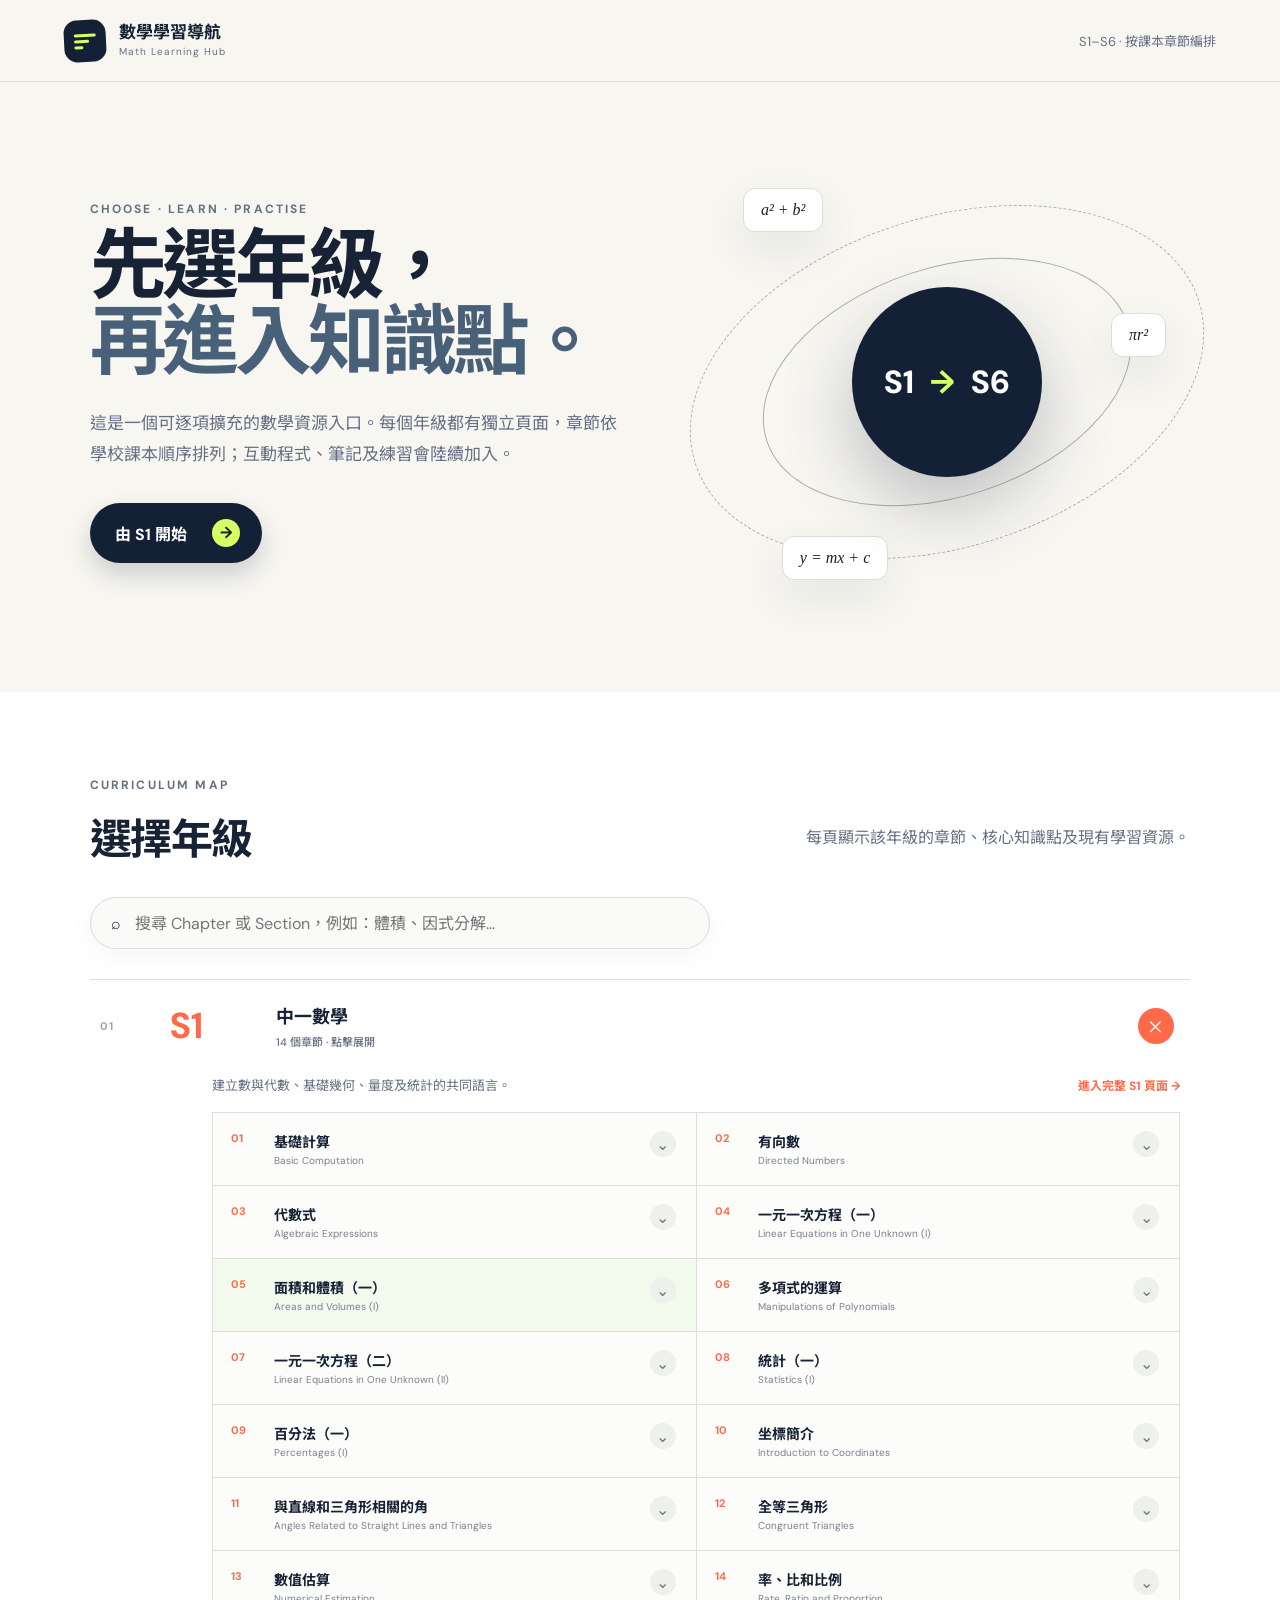
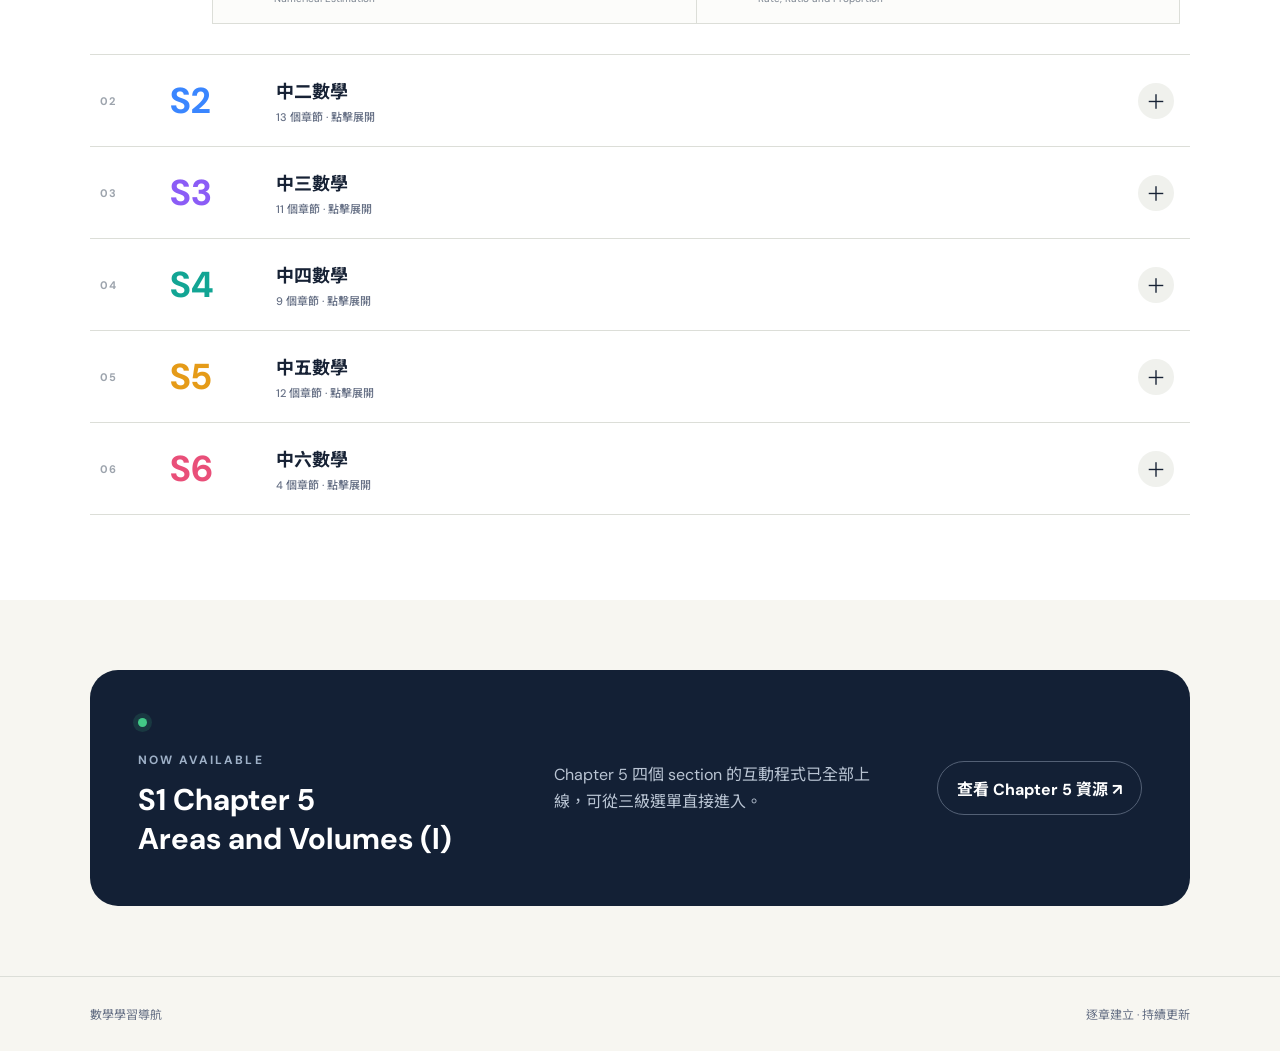
<file: index.html>
<!doctype html>
<html lang="zh-Hant">
<head>
  <meta charset="utf-8">
  <meta name="viewport" content="width=device-width, initial-scale=1">
  <meta name="description" content="按課本章節整理的 S1–S6 數學學習導航。">
  <title>數學學習導航｜S1–S6</title>
  <link rel="stylesheet" href="assets/styles.css">
</head>
<body class="home-page">
  <header class="topbar">
    <a class="brand" href="index.html" aria-label="返回首頁">
      <span class="brand-mark" aria-hidden="true"><i></i><i></i><i></i></span>
      <span><strong>數學學習導航</strong><small>Math Learning Hub</small></span>
    </a>
    <span class="topbar-note">S1–S6 · 按課本章節編排</span>
  </header>

  <main>
    <section class="hero">
      <div class="hero-copy">
        <p class="eyebrow">CHOOSE · LEARN · PRACTISE</p>
        <h1>先選年級，<br><span>再進入知識點。</span></h1>
        <p class="hero-lead">這是一個可逐項擴充的數學資源入口。每個年級都有獨立頁面，章節依學校課本順序排列；互動程式、筆記及練習會陸續加入。</p>
        <a class="primary-button" href="forms/s1.html">由 S1 開始 <span aria-hidden="true">→</span></a>
      </div>
      <div class="hero-visual" aria-label="六個年級的數學學習路徑">
        <div class="orbit orbit-one"></div><div class="orbit orbit-two"></div>
        <div class="formula formula-a">a² + b²</div>
        <div class="formula formula-b">πr²</div>
        <div class="formula formula-c">y = mx + c</div>
        <div class="core-disc"><span>S1</span><b>→</b><span>S6</span></div>
      </div>
    </section>

    <section class="form-section" aria-labelledby="form-heading">
      <div class="section-heading">
        <div><p class="eyebrow">CURRICULUM MAP</p><h2 id="form-heading">選擇年級</h2></div>
        <p>每頁顯示該年級的章節、核心知識點及現有學習資源。</p>
      </div>
      <label class="global-search"><span aria-hidden="true">⌕</span><input id="global-search" type="search" placeholder="搜尋 Chapter 或 Section，例如：體積、因式分解…" autocomplete="off"></label>
      <div id="form-grid" class="form-accordion"></div>
    </section>

    <section class="now-section">
      <div>
        <span class="status-dot"></span>
        <p class="eyebrow">NOW AVAILABLE</p>
        <h2>S1 Chapter 5<br>Areas and Volumes (I)</h2>
      </div>
      <p>Chapter 5 四個 section 的互動程式已全部上線，可從三級選單直接進入。</p>
      <a class="outline-button" href="forms/s1.html">查看 Chapter 5 資源 ↗</a>
    </section>
  </main>

  <footer><span>數學學習導航</span><span>逐章建立 · 持續更新</span></footer>
  <script src="assets/curriculum.js"></script>
  <script src="assets/app.js"></script>
</body>
</html>
</file>
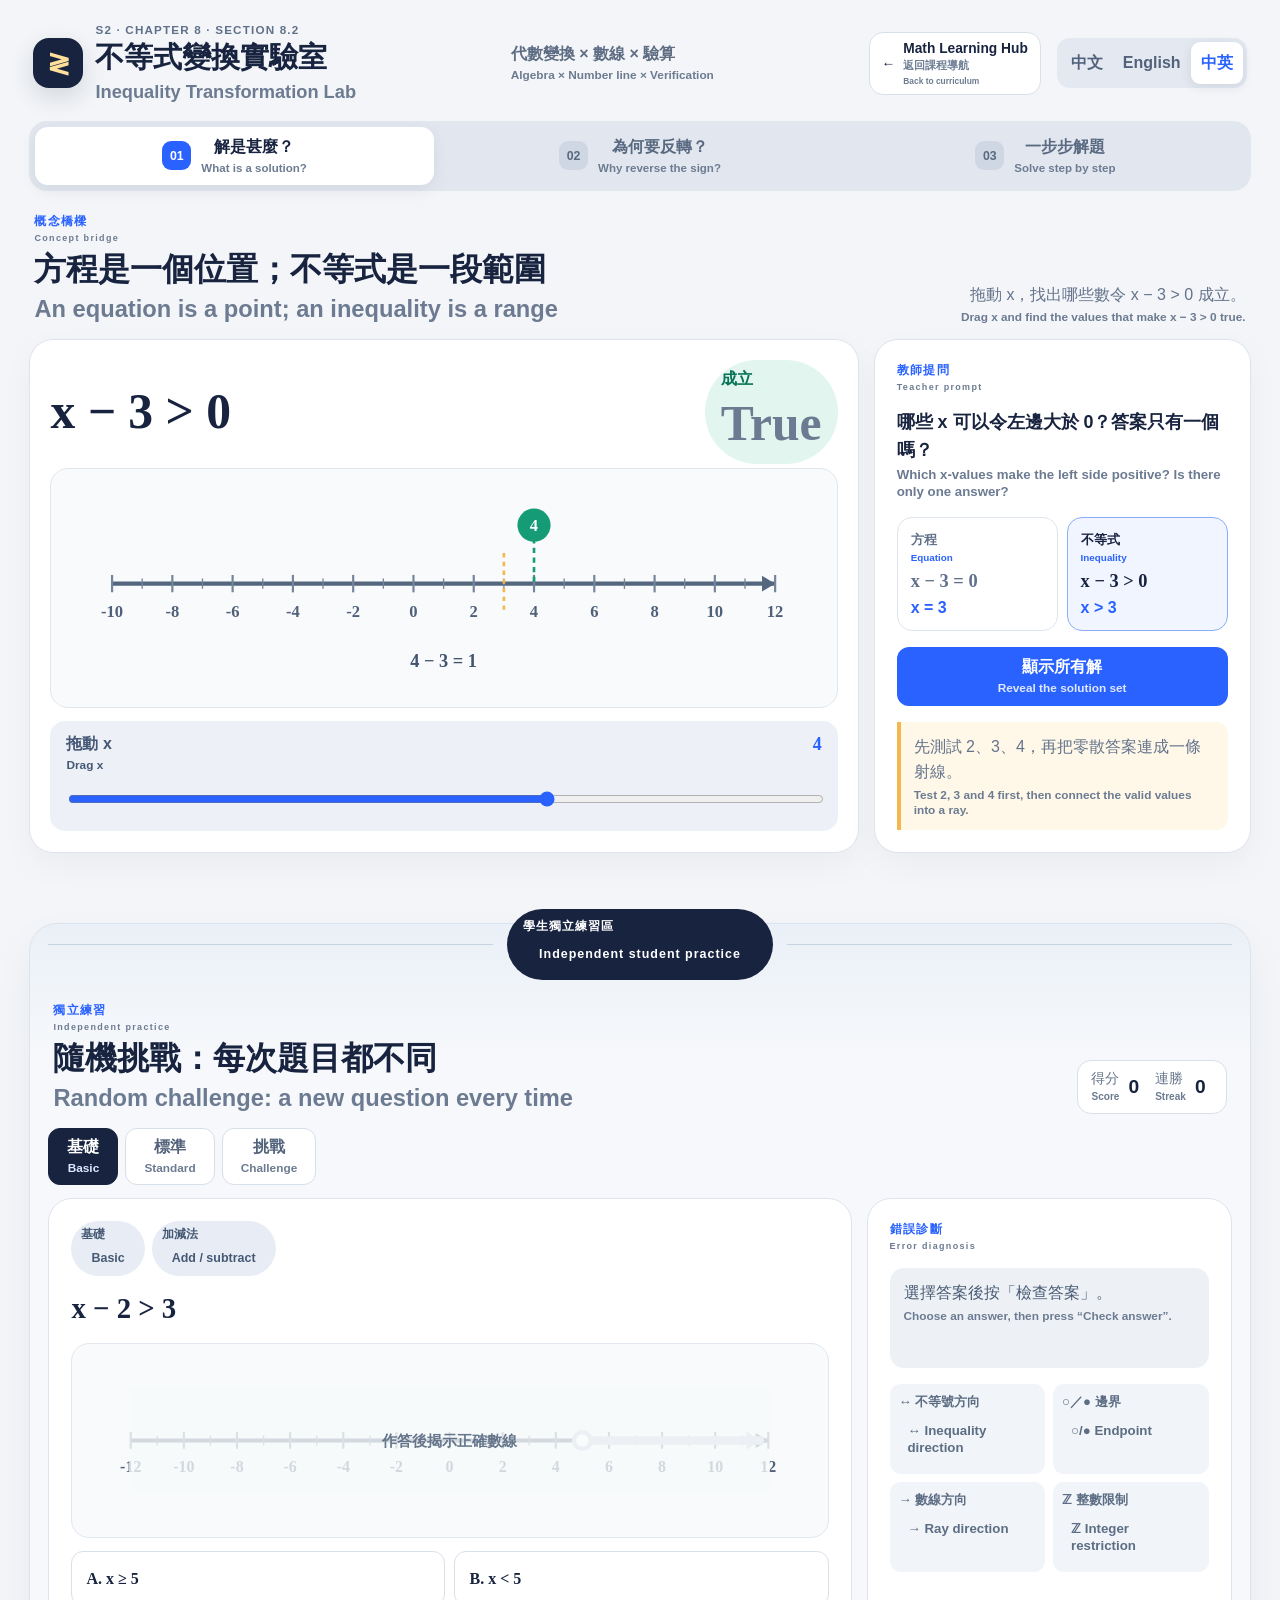
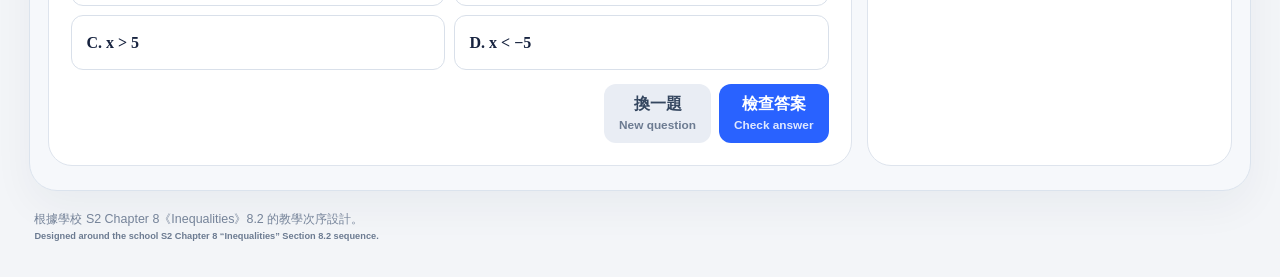
<file: labs/s2/ch08-inequality/index.html>
<!doctype html>
<html lang="zh-Hant">
<head>
  <meta charset="utf-8">
  <meta name="viewport" content="width=device-width, initial-scale=1, viewport-fit=cover">
  <meta name="theme-color" content="#17233f">
  <title>S2 8.2 不等式變換實驗室</title>
  <meta name="description" content="中二數學8.2：用數線、代數變換和驗算理解及解一元一次不等式。">
  <link rel="stylesheet" href="styles.css">
</head>
<body>
<div class="shell">
  <header class="mast">
    <div class="brand">
      <div class="brandmark" aria-hidden="true">≷</div>
      <div><small>S2 · CHAPTER 8 · SECTION 8.2</small><h1 data-i18n="title">不等式變換實驗室</h1></div>
    </div>
    <p class="mast-note" data-i18n="tagline">代數變換 × 數線 × 驗算</p>
    <a class="home-link" href="https://123456789zjy.github.io/math-learning-hub/">
      <span aria-hidden="true">←</span><span><b>Math Learning Hub</b><small data-i18n="home">返回課程導航</small></span>
    </a>
    <div class="language" role="group" aria-label="Language 語言">
      <button type="button" data-lang="zh">中文</button><button type="button" data-lang="en">English</button><button type="button" data-lang="both" class="active">中英</button>
    </div>
  </header>

  <nav class="tabs" aria-label="Learning modules">
    <button class="active" data-module="meaning" type="button"><span>01</span><b data-i18n="tabMeaning">解是甚麼？</b></button>
    <button data-module="property" type="button"><span>02</span><b data-i18n="tabProperty">為何要反轉？</b></button>
    <button data-module="solver" type="button"><span>03</span><b data-i18n="tabSolver">一步步解題</b></button>
  </nav>

  <main>
    <section class="module active" id="meaningModule">
      <div class="module-head">
        <div><span class="eyebrow" data-i18n="bridge">概念橋樑</span><h2 data-i18n="meaningTitle">方程是一個位置；不等式是一段範圍</h2></div>
        <p data-i18n="meaningLead">拖動 x，找出哪些數令 x − 3 &gt; 0 成立。</p>
      </div>
      <div class="lesson-grid">
        <article class="stage-card">
          <div class="equation-display"><span>x − 3 &gt; 0</span><strong id="meaningVerdict">成立</strong></div>
          <svg id="meaningLine" class="number-line" viewBox="0 0 900 260" role="img" aria-label="Interactive number line"></svg>
          <label class="slider-card"><span><b data-i18n="dragX">拖動 x</b><output id="xOutput">4</output></span><input id="xSlider" type="range" min="-10" max="12" step="1" value="4"></label>
        </article>
        <aside class="teacher-card">
          <span class="teacher-label" data-i18n="teacherLens">教師提問</span>
          <h3 data-i18n="meaningQuestion">哪些 x 可以令左邊大於 0？答案只有一個嗎？</h3>
          <div class="comparison">
            <div><small data-i18n="equation">方程</small><b>x − 3 = 0</b><span>x = 3</span></div>
            <div class="active"><small data-i18n="inequality">不等式</small><b>x − 3 &gt; 0</b><span>x &gt; 3</span></div>
          </div>
          <button class="primary" id="meaningReveal" type="button" data-i18n="revealSet">顯示所有解</button>
          <p class="tip" data-i18n="meaningTip">先測試 2、3、4，再把零散答案連成一條射線。</p>
        </aside>
      </div>
    </section>

    <section class="module" id="propertyModule">
      <div class="module-head">
        <div><span class="eyebrow" data-i18n="coreConcept">核心概念</span><h2 data-i18n="propertyTitle">負數把數線反射，大小次序亦隨之交換</h2></div>
        <p data-i18n="propertyLead">只改變運算中的一個條件，觀察甚麼保持不變。</p>
      </div>
      <div class="property-layout">
        <article class="stage-card property-stage">
          <div class="operation-switch" role="group">
            <button class="active" data-operation="multiply" type="button" data-i18n="multiplyMode">同乘 k</button>
            <button data-operation="add" type="button" data-i18n="addMode">同加 k</button>
          </div>
          <div class="transform-equation" id="transformEquation">2 &lt; 5　⟶　−4 &gt; −10</div>
          <div class="phase-rail" id="phaseRail" role="group" aria-label="Transformation stages">
            <button type="button" data-phase="0"><span>1</span><b data-i18n="phase1">原來次序</b></button>
            <button type="button" data-phase="1"><span>2</span><b data-i18n="phase2">同乘負數</b></button>
            <button type="button" data-phase="2"><span>3</span><b data-i18n="phase3">穿越零點</b></button>
            <button type="button" data-phase="3"><span>4</span><b data-i18n="phase4">位置交換</b></button>
            <button type="button" data-phase="4"><span>5</span><b data-i18n="phase5">反轉符號</b></button>
          </div>
          <svg id="propertyLine" class="number-line tall" viewBox="0 0 900 430" role="img" aria-label="Inequality transformation on a number line"></svg>
          <label class="transform-progress"><span><b data-i18n="transformProgress">變換進度</b><output id="progressOutput">0%</output></span><input id="propertyProgress" type="range" min="0" max="400" step="1" value="0"></label>
          <div class="property-controls">
            <label><span><b>A</b><output id="aOutput">2</output></span><input id="aSlider" type="range" min="-12" max="10" step="1" value="2"></label>
            <label><span><b>B</b><output id="bOutput">5</output></span><input id="bSlider" type="range" min="-10" max="12" step="1" value="5"></label>
            <label class="accent"><span><b>k</b><output id="kOutput">−2</output></span><input id="kSlider" type="range" min="-5" max="5" step="1" value="-2"></label>
          </div>
          <div class="value-presets" id="valuePresets" aria-label="Example value pairs">
            <span data-i18n="quickExamples">快捷例子</span>
            <button type="button" data-a="2" data-b="5">2 &lt; 5</button><button type="button" data-a="-5" data-b="-2">−5 &lt; −2</button><button type="button" data-a="-4" data-b="3">−4 &lt; 3</button><button type="button" data-a="0" data-b="6">0 &lt; 6</button><button type="button" data-a="-9" data-b="8">−9 &lt; 8</button>
          </div>
        </article>
        <aside class="teacher-card">
          <div class="phase-copy"><span class="teacher-label" id="phaseNumber">步驟 1／5</span><h3 id="phaseTitle"></h3><p id="phaseBody"></p><div class="phase-question"><small data-i18n="askStudents">可問學生</small><b id="phaseQuestion"></b></div></div>
          <div class="rule-status" id="ruleStatus"></div>
          <div class="contrast-buttons">
            <button type="button" data-k="2">× (+2)</button><button type="button" data-k="-2">× (−2)</button><button type="button" data-k="0">× 0</button>
          </div>
          <div class="property-actions"><button class="secondary" id="prevPhase" type="button" data-i18n="previous">上一步</button><button class="primary" id="playK" type="button" data-i18n="playReflection">播放完整變換</button><button class="secondary" id="nextPhase" type="button" data-i18n="next">下一步</button></div>
          <div class="mistake-box">
            <label class="switch"><input id="mistakeToggle" type="checkbox"><span></span></label>
            <div><b data-i18n="mistakeDemo">錯誤示範</b><p data-i18n="mistakePrompt">故意不反轉不等號，再用一個數驗算。</p></div>
          </div>
          <div id="mistakeResult" class="feedback" hidden></div>
        </aside>
      </div>
    </section>

    <section class="module" id="solverModule">
      <div class="module-head">
        <div><span class="eyebrow" data-i18n="workedExamples">例題示範</span><h2 data-i18n="solverTitle">每一步都對兩邊做相同運算</h2></div>
        <p data-i18n="solverLead">選擇筆記中的代表題型，再逐步播放。</p>
      </div>
      <div class="example-pick" id="examplePick"></div>
      <div class="lesson-grid">
        <article class="stage-card solver-stage">
          <div class="step-counter"><span id="stepType"></span><b id="stepCount"></b></div>
          <div class="solver-expression" id="solverExpression"></div>
          <div class="operation-card" id="operationCard"></div>
          <svg id="solverLine" class="number-line compact" viewBox="0 0 900 230" role="img" aria-label="Solution on a number line"></svg>
          <div class="step-controls">
            <button class="secondary" id="prevStep" type="button" data-i18n="previous">上一步</button>
            <button class="primary" id="nextStep" type="button" data-i18n="next">下一步</button>
            <button class="secondary" id="playSteps" type="button" data-i18n="playAll">自動播放</button>
          </div>
        </article>
        <aside class="teacher-card">
          <span class="teacher-label" data-i18n="teachingFocus">本步重點</span>
          <h3 id="stepFocus"></h3>
          <p id="stepExplain" class="teacher-explain"></p>
          <div class="ask-box"><small data-i18n="askStudents">可問學生</small><p id="stepQuestion"></p></div>
          <button class="danger-soft" id="showCommonMistake" type="button" data-i18n="showMistake">顯示常見錯誤</button>
          <div id="commonMistake" class="feedback" hidden></div>
        </aside>
      </div>
    </section>

    <section class="student-zone" id="challengeModule">
      <div class="zone-divider"><span data-i18n="studentZone">學生獨立練習區</span></div>
      <div class="module-head">
        <div><span class="eyebrow" data-i18n="independentPractice">獨立練習</span><h2 data-i18n="challengeTitle">隨機挑戰：每次題目都不同</h2></div>
        <div class="score"><span data-i18n="score">得分</span><b id="score">0</b><span data-i18n="streak">連勝</span><b id="streak">0</b></div>
      </div>
      <div class="level-tabs" role="group"><button class="active" data-level="easy" type="button" data-i18n="easy">基礎</button><button data-level="medium" type="button" data-i18n="medium">標準</button><button data-level="hard" type="button" data-i18n="hard">挑戰</button></div>
      <div class="challenge-grid">
        <article class="question-card">
          <div class="question-meta"><span id="difficultyTag">基礎</span><span id="questionKind"></span></div>
          <h3 id="challengeQuestion"></h3>
          <svg id="challengeFigure" class="number-line compact" viewBox="0 0 900 230" role="img" aria-label="Question number line"></svg>
          <div class="options" id="challengeOptions"></div>
          <div class="challenge-actions"><button class="secondary" id="newQuestion" type="button" data-i18n="newQuestion">換一題</button><button class="primary" id="checkAnswer" type="button" data-i18n="check">檢查答案</button></div>
        </article>
        <aside class="teacher-card practice-side">
          <span class="teacher-label" data-i18n="diagnosis">錯誤診斷</span>
          <div id="challengeFeedback" class="feedback neutral" data-i18n="chooseAnswer">選擇答案後按「檢查答案」。</div>
          <div class="diagnostic-list"><span data-i18n="diag1">↔ 不等號方向</span><span data-i18n="diag2">○／● 邊界</span><span data-i18n="diag3">→ 數線方向</span><span data-i18n="diag4">ℤ 整數限制</span></div>
        </aside>
      </div>
    </section>
  </main>

  <footer><span data-i18n="footer">根據學校 S2 Chapter 8《Inequalities》8.2 的教學次序設計。</span></footer>
</div>
<script src="app.js"></script>
</body>
</html>
</file>
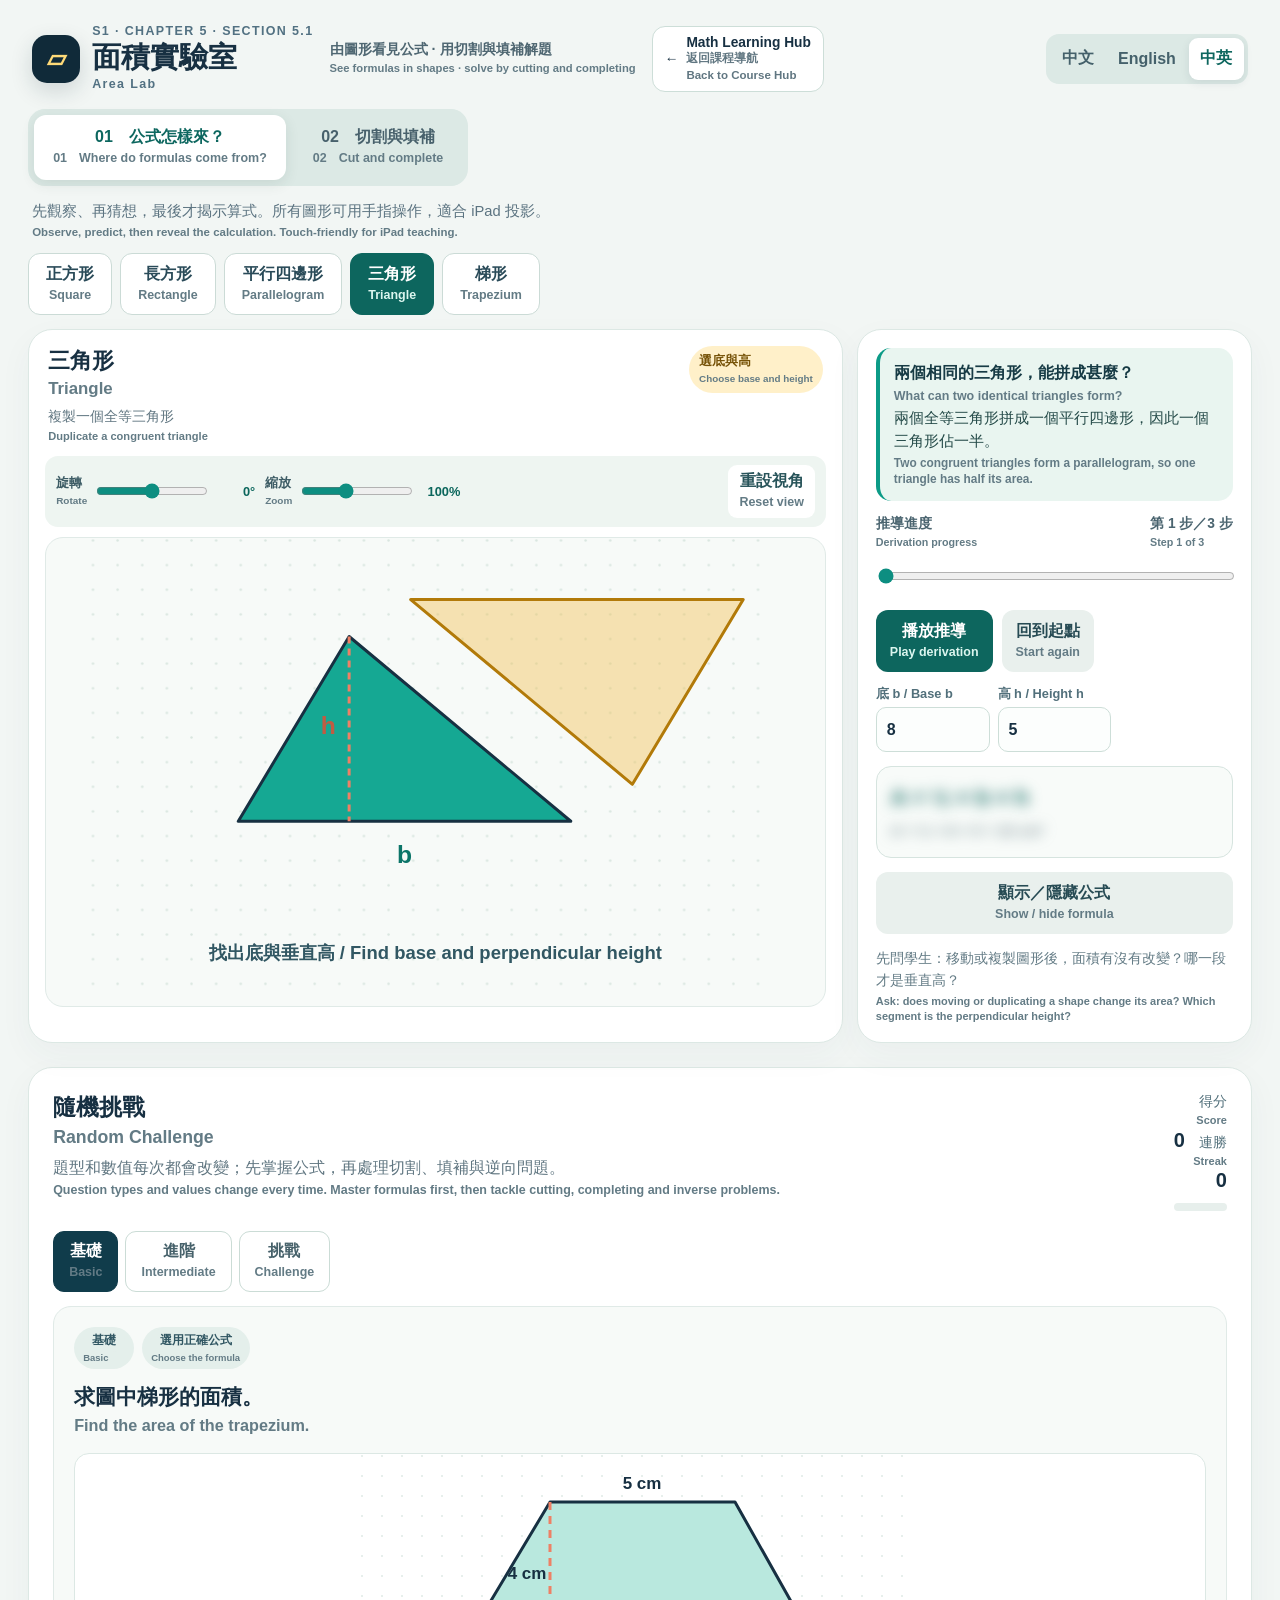
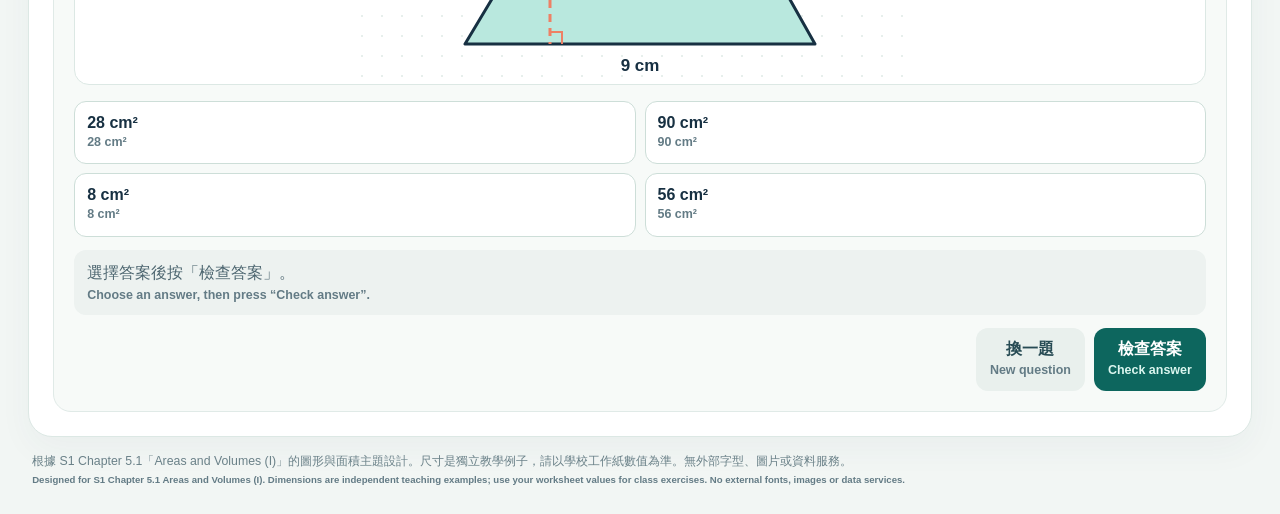
<file: labs/s1/chapter-05/5.1-polygons-and-areas/index.html>
<!doctype html>
<html lang="zh-Hant">
<head>
  <meta charset="utf-8">
  <meta name="viewport" content="width=device-width, initial-scale=1, viewport-fit=cover">
  <meta name="theme-color" content="#102a39">
  <meta name="apple-mobile-web-app-capable" content="yes">
  <meta name="apple-mobile-web-app-title" content="面積實驗室">
  <title>S1 5.1 面積實驗室｜公式、切割與填補</title>
  <meta name="description" content="香港中一數學 5.1：互動推導面積公式，並探索多邊形的切割法與填補法。">
  <style>
    :root{font-family:ui-sans-serif,-apple-system,BlinkMacSystemFont,"PingFang TC","Microsoft JhengHei",sans-serif;color:#173042;background:#f2f6f4;font-size:16px}
    *{box-sizing:border-box}[hidden]{display:none!important}html,body{margin:0;min-height:100%;overflow-x:hidden}button,input{font:inherit}button{cursor:pointer}button:focus-visible,input:focus-visible{outline:3px solid #f4b93f;outline-offset:2px}
    .shell{max-width:1440px;margin:auto;padding:18px clamp(12px,2.2vw,32px) 28px}.mast{display:flex;align-items:center;justify-content:space-between;gap:16px;padding:6px 4px 16px}.brand{display:flex;align-items:center;gap:12px}.brandmark{height:48px;width:48px;border-radius:15px;background:#102a39;color:#ffda78;display:grid;place-items:center;font-size:25px;font-weight:900;box-shadow:0 8px 22px #102a3928}.brand small{display:block;color:#527182;font-size:.78rem;font-weight:800;letter-spacing:.11em}.brand h1{margin:2px 0 0;font-size:clamp(1.25rem,2.3vw,1.85rem);line-height:1.15}.mast-note{font-size:.9rem;color:#4f6772;font-weight:700}.home-link{display:flex;align-items:center;gap:8px;color:#173042;text-decoration:none;border:1px solid #cdded8;background:#fff;border-radius:13px;padding:8px 12px;min-height:48px;font-size:.86rem;font-weight:900}.home-link small{display:block;color:#607681;font-size:.72rem;font-weight:700;margin-top:1px}.home-link:hover{border-color:#0d665e;color:#0d665e}
    .tabs{display:flex;gap:8px;background:#dce9e5;padding:6px;border-radius:17px;width:max-content;max-width:100%;margin-bottom:14px}.tabs button{border:0;background:transparent;border-radius:12px;padding:12px 19px;color:#48616c;font-weight:850;min-height:48px}.tabs button.active{background:white;color:#0d675f;box-shadow:0 4px 14px #2446381b}.intro{font-size:.92rem;color:#5b7380;margin:0 0 13px 4px;line-height:1.5}
    .module{display:none}.module.active{display:block}.formula-pick,.shape-pick{display:flex;flex-wrap:wrap;gap:8px;margin-bottom:14px}.chip{border:1.5px solid #cbdbd6;background:white;color:#294a58;border-radius:12px;padding:10px 17px;min-height:48px;font-weight:750}.chip.active{background:#0d665e;border-color:#0d665e;color:white}
    .layout{display:grid;grid-template-columns:minmax(0,1.65fr) minmax(320px,.8fr);gap:14px;align-items:stretch}.board,.panel{background:white;border:1px solid #dce8e4;border-radius:24px;box-shadow:0 12px 34px #294a580b}.board{padding:16px;min-width:0}.board-head{display:flex;align-items:flex-start;justify-content:space-between;gap:10px;margin:0 3px 12px}.board-head h2{font-size:clamp(1.1rem,2vw,1.35rem);margin:0}.board-head p{margin:5px 0 0;color:#607681;font-size:.89rem;line-height:1.45}.step-badge{background:#fff0c9;color:#775308;padding:7px 10px;border-radius:999px;font-size:.79rem;font-weight:850;white-space:nowrap}
    .drawing{width:100%;height:min(48vw,470px);min-height:340px;border-radius:18px;background:#f7faf8;display:block;touch-action:none;user-select:none;-webkit-user-select:none;border:1px solid #e0eae7}.drawing text{font-family:ui-sans-serif,-apple-system,"PingFang TC","Microsoft JhengHei",sans-serif}.drawing line,.drawing path,.drawing polygon{vector-effect:non-scaling-stroke}
    .panel{padding:18px;display:flex;flex-direction:column;gap:14px}.panel h3{font-size:1.03rem;margin:0 0 4px}.panel .muted{color:#637b85;font-size:.88rem;line-height:1.55;margin:0}.callout{border-radius:15px;background:#e9f5f0;border-left:4px solid #0c9b87;padding:13px 14px;color:#244a48;font-size:.95rem;line-height:1.55}.question{font-size:1rem;font-weight:800;color:#173b45}.formula-box{border:1.5px solid #d6e4df;border-radius:15px;background:#f8fbf9;padding:14px;line-height:1.5;min-height:88px}.formula-box .expression{font-size:clamp(1.13rem,2vw,1.4rem);font-weight:900;color:#0b655e}.formula-box .worked{margin-top:5px;color:#526e79;font-size:.94rem}.blurred{filter:blur(7px);user-select:none}.controls-row{display:flex;gap:9px;flex-wrap:wrap}.primary,.secondary{border:0;border-radius:12px;padding:11px 14px;min-height:48px;font-weight:850}.primary{background:#0d665e;color:white}.secondary{background:#e9f0ed;color:#274b54}.primary:active,.secondary:active,.chip:active{transform:translateY(1px)}
    .range-wrap{display:grid;gap:6px}.range-head{display:flex;justify-content:space-between;gap:8px;font-size:.86rem;font-weight:800;color:#4b6570}.range-wrap input[type=range]{width:100%;height:36px;accent-color:#0d8e81;touch-action:pan-x}.values{display:grid;grid-template-columns:repeat(3,minmax(0,1fr));gap:8px}.values label{display:grid;gap:4px;font-size:.8rem;color:#52707b;font-weight:800}.values input{width:100%;min-height:45px;border:1.5px solid #cdded8;border-radius:10px;background:#fcfefd;color:#173042;padding:7px 10px;font-size:1rem}.values label.hidden{display:none}
    .strategy{display:grid;grid-template-columns:1fr 1fr;gap:7px;background:#e8f0ed;padding:5px;border-radius:13px}.strategy button{border:0;min-height:48px;background:transparent;color:#46616a;border-radius:10px;font-weight:850}.strategy button.active{background:#103c4b;color:white}.feedback{min-height:54px;border-radius:13px;background:#f4f7f5;padding:11px 13px;color:#49636d;font-size:.89rem;line-height:1.45}.feedback.good{background:#e5f6ee;color:#0a6956}.feedback.warn{background:#fff3dc;color:#825d13}.mini-key{display:flex;align-items:center;gap:7px;color:#677c83;font-size:.78rem}.swatch{height:12px;width:12px;border-radius:4px;background:#15a893;display:inline-block}.swatch.alt{background:#efbb48}.swatch.ghost{background:#ee8065}.toggle{display:flex;align-items:center;gap:8px;font-size:.86rem;color:#4d6972;font-weight:750}.toggle input{width:20px;height:20px;accent-color:#0d665e}
    .footer{padding:16px 4px 0;color:#6a8188;font-size:.77rem;line-height:1.45}.challenge{margin-top:24px;background:#fff;border:1px solid #dce8e4;border-radius:24px;box-shadow:0 12px 34px #294a580b;padding:24px}.challenge-top{display:flex;justify-content:space-between;gap:20px;align-items:flex-start}.challenge-top h2{margin:0 0 6px;font-size:1.42rem}.challenge-top p{margin:0;color:#607681;line-height:1.5}.scorebox{text-align:right;white-space:nowrap;color:#52707b;font-size:.88rem}.scorebox strong{font-size:1.25rem;color:#173042}.progress{height:8px;background:#e7efec;border-radius:99px;overflow:hidden;margin-top:11px}.progress span{display:block;height:100%;width:0;background:linear-gradient(90deg,#0d8e81,#efbb48);transition:.25s}.level-tabs{display:flex;gap:7px;margin:20px 0 14px}.level-tabs button{border:1.5px solid #cbdcd6;background:#fff;color:#46616a;border-radius:11px;padding:9px 15px;min-height:44px;font-weight:850}.level-tabs button.active{background:#103c4b;border-color:#103c4b;color:#fff}.question-card{border-radius:18px;background:#f7faf8;border:1px solid #e0eae7;padding:20px}.question-meta{display:flex;gap:8px;margin-bottom:12px}.question-meta span{background:#e4efeb;color:#315763;border-radius:99px;padding:5px 9px;font-size:.76rem;font-weight:850}.question-card h3{margin:0 0 16px;font-size:clamp(1.05rem,2vw,1.3rem);line-height:1.5}.practice-figure{display:grid;place-items:center;min-height:220px;margin:0 0 16px;border:1px solid #dce8e4;border-radius:15px;background:#fff;overflow:hidden}.practice-figure[hidden]{display:none}.practice-figure svg{display:block;width:min(100%,560px);height:230px}.practice-figure text{font-family:ui-sans-serif,-apple-system,"PingFang TC","Microsoft JhengHei",sans-serif;font-weight:800;fill:#173042}.options{display:grid;grid-template-columns:1fr 1fr;gap:9px}.option{border:1.5px solid #cdded8;background:#fff;color:#173042;border-radius:12px;padding:12px;text-align:left;min-height:54px;font-weight:800}.option:hover,.option.selected{border-color:#0d8e81;background:#e9f6f2}.option.correct{border-color:#0b846d;background:#ddf4eb}.option.wrong{border-color:#cf644d;background:#fff0ec}.practice-feedback{min-height:48px;margin-top:13px;padding:11px 13px;border-radius:12px;background:#edf2f0;color:#4d6670;line-height:1.5}.practice-feedback.good{background:#ddf4eb;color:#086653}.practice-feedback.bad{background:#fff0ec;color:#8b412f}.challenge-actions{display:flex;justify-content:flex-end;gap:9px;margin-top:13px}
    .language{display:flex;gap:3px;padding:4px;border-radius:13px;background:#dce9e5;margin-left:auto}.language button{border:0;background:transparent;color:#45616b;border-radius:9px;min-height:42px;min-width:55px;padding:5px 10px;font-weight:800}.language button.active{background:#fff;color:#0d665e;box-shadow:0 3px 10px #17304217}.dual-en{display:block;color:#637b85;font-size:.78em;font-weight:600;line-height:1.4;margin-top:2px}.chip.active .dual-en,.primary .dual-en,.strategy button.active .dual-en{color:#dbf6ef}.cut-pick{display:flex;flex-wrap:wrap;gap:7px}.cut-pick button{border:1.5px solid #c7dcd6;background:#fff;border-radius:10px;padding:8px 12px;min-height:43px;color:#24515a;font-weight:800}.cut-pick button.active{border-color:#0d665e;background:#e7f5f0;color:#075f55}.mini-step{font-size:.82rem;color:#668087;font-weight:800}.shape-pick .chip{min-width:95px}.part-label{paint-order:stroke;stroke:#fff;stroke-width:5px;stroke-linejoin:round}.mast{flex-wrap:wrap}
    .view-toolbar{display:flex;align-items:center;gap:10px;flex-wrap:wrap;margin-bottom:10px;padding:9px 11px;border-radius:13px;background:#eef5f1}.view-toolbar label{display:flex;align-items:center;gap:7px;font-size:.8rem;font-weight:800;color:#3d5c65;white-space:nowrap}.view-toolbar input[type=range]{width:112px;accent-color:#0d8e81;touch-action:pan-x}.view-toolbar output{min-width:38px;text-align:right;color:#0b665c}.view-toolbar button{border:0;background:#fff;color:#28545a;border-radius:9px;min-height:40px;padding:6px 11px;font-weight:800}.view-toolbar .reset-view{margin-left:auto}
    @media(max-width:950px){.layout{grid-template-columns:1fr}.drawing{height:45vw;min-height:330px}.panel{display:grid;grid-template-columns:1fr 1fr;align-content:start}.panel>*{min-width:0}.panel .wide{grid-column:1/-1}.mast-note{display:none}}
    @media(max-width:650px){.language{width:100%;margin-left:0}.language button{flex:1}.home-link{order:3}.shell{padding:12px 10px 22px}.brandmark{height:42px;width:42px}.tabs{width:100%}.tabs button{flex:1;padding:10px 8px}.drawing{height:58vh;min-height:320px}.panel{display:flex}.values{grid-template-columns:repeat(3,minmax(0,1fr))}.board,.panel,.challenge{border-radius:18px}.board{padding:10px}.board-head{margin:3px 5px 10px}.step-badge{font-size:.7rem}.challenge{padding:16px}.challenge-top{display:block}.scorebox{text-align:left;margin-top:14px}.options{grid-template-columns:1fr}.challenge-actions{flex-direction:column-reverse}.challenge-actions button{width:100%}}
    @media(prefers-reduced-motion:reduce){*{scroll-behavior:auto!important;transition:none!important}}
  </style>
</head>
<body>
<div class="shell">
  <header class="mast">
    <div class="brand"><div class="brandmark" aria-hidden="true">▱</div><div><small>S1 · CHAPTER 5 · SECTION 5.1</small><h1 id="brandTitle">面積實驗室</h1></div></div>
    <div class="mast-note" id="mastNote">由圖形看見公式 · 用切割與填補解題</div>
    <a class="home-link" href="https://123456789zjy.github.io/math-learning-hub/" aria-label="Return to Math Learning Hub"><span aria-hidden="true">←</span><span><b>Math Learning Hub</b><small id="homeText">返回課程導航</small></span></a>
    <div class="language" role="group" aria-label="Language 語言"><button type="button" data-lang="zh">中文</button><button type="button" data-lang="en">English</button><button type="button" data-lang="both" class="active">中英</button></div>
  </header>
  <nav class="tabs" aria-label="學習模式">
    <button id="formulaTab" class="active" type="button" aria-selected="true">01　公式怎樣來？</button>
    <button id="polygonTab" type="button" aria-selected="false">02　切割與填補</button>
  </nav>
  <p class="intro" id="intro">先觀察、再猜想，最後才揭示算式。所有圖形可用手指操作，適合 iPad 投影。</p>

  <section class="module active" id="formulaModule" aria-label="面積公式推導">
    <div class="formula-pick" id="formulaPick" role="group" aria-label="選擇圖形"></div>
    <div class="layout">
      <article class="board">
        <div class="board-head"><div><h2 id="formulaTitle"></h2><p id="formulaSubtitle"></p></div><span class="step-badge" id="formulaBadge">觀察</span></div>
        <div class="view-toolbar" data-view="formula"><label><span class="rotateText">旋轉</span><input type="range" class="rotateRange" min="-180" max="180" value="0" aria-label="Rotate formula shape"><output class="rotateValue">0°</output></label><label><span class="zoomText">縮放</span><input type="range" class="zoomRange" min="50" max="180" value="100" aria-label="Zoom formula shape"><output class="zoomValue">100%</output></label><button class="reset-view" type="button">重設視角</button></div>
        <svg class="drawing" id="formulaSvg" viewBox="0 0 560 380" role="img" aria-label="可互動的面積公式圖形"></svg>
      </article>
      <aside class="panel">
        <div class="callout wide"><div class="question" id="formulaQuestion"></div><div id="formulaExplain"></div></div>
        <div class="range-wrap wide"><div class="range-head"><span id="progressLabel">推導進度</span><span id="formulaStep">第 1 步／3 步</span></div><input id="formulaRange" type="range" min="0" max="100" value="0" aria-label="拖動以推導公式"></div>
        <div class="controls-row wide"><button class="primary" id="formulaPlay" type="button">播放推導</button><button class="secondary" id="formulaReset" type="button">回到起點</button></div>
        <div class="values wide"><label id="topWrap">上底 a<input id="topInput" type="number" min="0.1" max="1000" step="any" value="5" inputmode="decimal"></label><label id="baseWrap">底 b<input id="baseInput" type="number" min="0.1" max="1000" step="any" value="8" inputmode="decimal"></label><label id="heightWrap">高 h<input id="heightInput" type="number" min="0.1" max="1000" step="any" value="5" inputmode="decimal"></label></div>
        <div class="formula-box wide" aria-live="polite"><div class="expression" id="formulaExpression"></div><div class="worked" id="formulaWorked"></div></div>
        <button class="secondary wide" id="formulaReveal" type="button">顯示／隱藏公式</button>
        <p class="muted wide" id="teacherPrompt">請先問學生：移動或複製了圖形後，面積有沒有改變？哪一段才是垂直高？</p>
      </aside>
    </div>
  </section>

  <section class="module" id="polygonModule" aria-label="多邊形切割與填補">
    <div class="shape-pick" id="shapePick" role="group" aria-label="選擇多邊形"></div>
    <div class="layout">
      <article class="board">
        <div class="board-head"><div><h2 id="shapeTitle"></h2><p id="shapeSubtitle"></p></div><span class="step-badge" id="shapeBadge">先選方法</span></div>
        <div class="view-toolbar" data-view="polygon"><label><span class="rotateText">旋轉</span><input type="range" class="rotateRange" min="-180" max="180" value="0" aria-label="Rotate polygon"><output class="rotateValue">0°</output></label><label><span class="zoomText">縮放</span><input type="range" class="zoomRange" min="50" max="180" value="100" aria-label="Zoom polygon"><output class="zoomValue">100%</output></label><button class="reset-view" type="button">重設視角</button></div>
        <svg class="drawing" id="polygonSvg" viewBox="0 0 560 380" role="img" aria-label="多邊形圖形；切割模式下可用手指畫分割線"></svg>
      </article>
      <aside class="panel">
        <div class="strategy wide" role="group" aria-label="解題方法"><button class="active" id="cutBtn" type="button">切割法：分開再加</button><button id="fillBtn" type="button">填補法：補上再減</button></div>
        <div class="callout wide"><div class="question" id="shapeQuestion"></div><div id="shapeExplain"></div></div>
        <div id="cutControls" class="wide"><div class="mini-step" id="cutModeLabel">選擇切法</div><div class="cut-pick" id="cutPick" role="group" aria-label="選擇分割方向"></div><div class="feedback" id="drawFeedback" aria-live="polite" style="margin-top:10px">請在圖上用手指或滑鼠畫一條分割線。</div><div class="controls-row" style="margin-top:10px"><button class="secondary" id="cutHint" type="button">提示起點</button><button class="secondary" id="cutShow" type="button">顯示切法</button><button class="secondary" id="cutClear" type="button">清除線段</button></div></div>
        <div id="fillControls" class="range-wrap wide" hidden><div class="range-head"><span id="fillLabel">把缺口補成大圖形</span><span id="fillAmount">0%</span></div><input id="fillRange" type="range" min="0" max="100" value="0" aria-label="拖動以填補缺口"><p class="muted" id="fillPrompt">拖動滑桿，看看要補上的部分在哪裏。</p></div>
        <div class="formula-box wide" aria-live="polite"><div class="expression" id="polygonExpression"></div><div class="worked" id="polygonWorked"></div></div>
        <div class="controls-row wide"><button class="primary" id="polygonReveal" type="button">顯示算式與答案</button><button class="secondary" id="polygonReset" type="button">重新探索</button></div>
        <div class="mini-key wide"><span class="swatch"></span><span id="keyOriginal">原圖形</span> <span class="swatch alt"></span><span id="keyCut">切出來的部分</span> <span class="swatch ghost"></span><span id="keyFill">補上的部分</span></div>
      </aside>
    </div>
  </section>
  <section class="challenge" id="challenge" aria-labelledby="challengeTitle">
    <div class="challenge-top"><div><h2 id="challengeTitle">隨機挑戰</h2><p id="challengeIntro">題型和數值每次都會改變；先掌握公式，再處理切割、填補與逆向問題。</p></div><div class="scorebox"><span id="scoreLabel">得分</span> <strong id="score">0</strong>　<span id="streakLabel">連勝</span> <strong id="streak">0</strong><div class="progress"><span id="practiceProgress"></span></div></div></div>
    <div class="level-tabs" role="group" aria-label="Difficulty"><button class="active" data-level="easy" type="button">基礎</button><button data-level="medium" type="button">進階</button><button data-level="hard" type="button">挑戰</button></div>
    <div class="question-card"><div class="question-meta"><span id="levelName">基礎</span><span id="questionType">直接運用公式</span></div><h3 id="practiceQuestion"></h3><div class="practice-figure" id="practiceFigure" aria-label="題目圖形"></div><div class="options" id="practiceOptions"></div><div class="practice-feedback" id="practiceFeedback" aria-live="polite">選擇答案後按「檢查答案」。</div><div class="challenge-actions"><button class="secondary" id="newQuestion" type="button">換一題</button><button class="primary" id="checkAnswer" type="button">檢查答案</button></div></div>
  </section>
  <footer class="footer" id="footerText">根據 S1 Chapter 5.1「Areas and Volumes (I)」的圖形與面積主題設計。此工具的示範尺寸是獨立教學例子；練習題請以學校工作紙圖上的數值為準。程式不使用外部字型、圖片或資料服務。</footer>
</div>
<script src="app.js?v=7"></script>
</body>
</html>
</file>
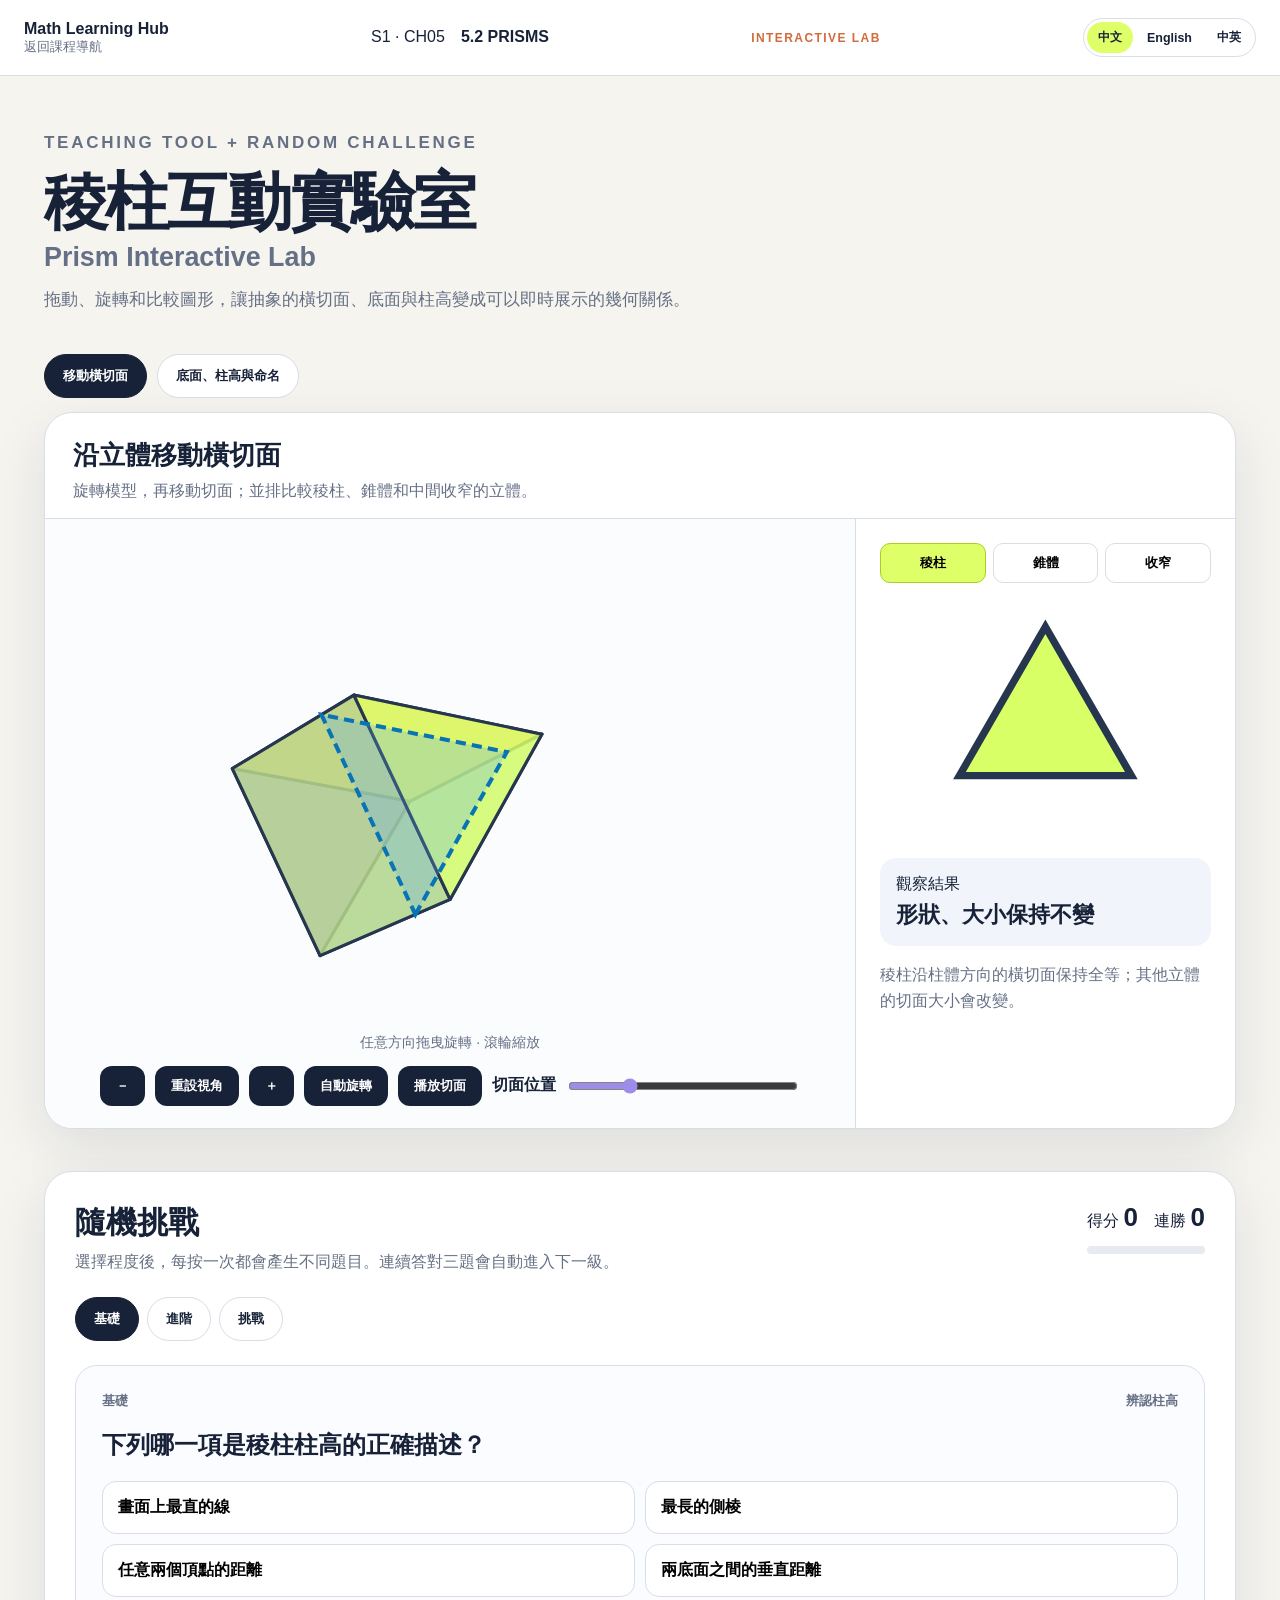
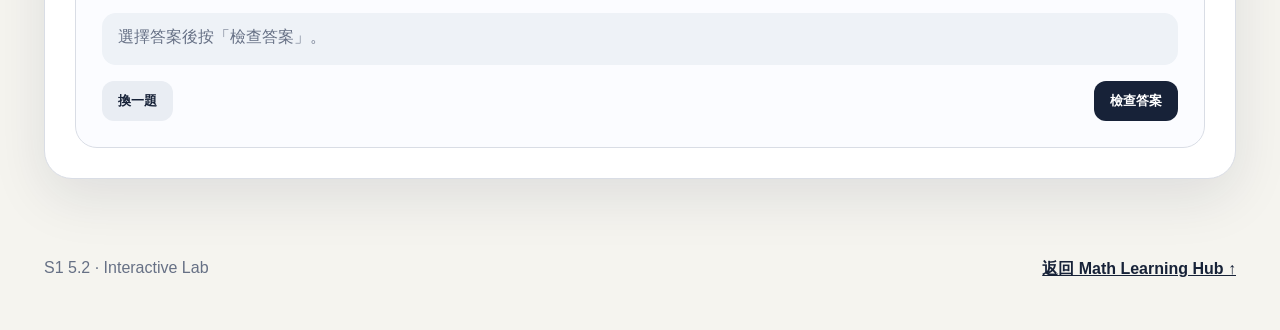
<file: labs/s1/chapter-05/5.2-prisms/index.html>
<!doctype html><html lang="zh-Hant"><head><meta charset="utf-8"><meta name="viewport" content="width=device-width,initial-scale=1"><meta name="description" content="S1 5.2 稜柱互動教學工具與分級隨機挑戰。"><title>S1 5.2｜稜柱互動實驗室</title><link rel="stylesheet" href="styles.css"><link rel="stylesheet" href="language.css?v=1"></head><body>
<header class="topbar"><a href="https://123456789zjy.github.io/math-learning-hub/"><b>Math Learning Hub</b><small>返回課程導航</small></a><div>S1 · CH05　<b>5.2 PRISMS</b></div><span class="tag">INTERACTIVE LAB</span></header>
<main><section class="hero"><div><p class="eyebrow">TEACHING TOOL + RANDOM CHALLENGE</p><h1>稜柱互動實驗室<span>Prism Interactive Lab</span></h1><p>拖動、旋轉和比較圖形，讓抽象的橫切面、底面與柱高變成可以即時展示的幾何關係。</p></div></section>
<nav class="demo-tabs"><button class="active" data-panel="scan">移動橫切面</button><button data-panel="label">底面、柱高與命名</button></nav>
<section class="demo-panel active" id="panel-scan"><div class="demo-card"><div class="demo-head"><div><h2>沿立體移動橫切面</h2><p>旋轉模型，再移動切面；並排比較稜柱、錐體和中間收窄的立體。</p></div></div><div class="demo-grid"><div class="model-card"><svg id="prism-stage" viewBox="0 0 760 480" aria-label="可旋轉立體及移動橫切面"></svg><p class="hint">任意方向拖曳旋轉 · 滾輪縮放</p><div class="controls"><button class="zoom-out">－</button><button class="reset-view">重設視角</button><button class="zoom-in">＋</button><button id="auto-rotate">自動旋轉</button><button id="sweep">播放切面</button><label>切面位置 <input id="section-slider" type="range" min="0" max="100" value="25"></label></div></div><aside class="side-card"><div class="segmented" id="solid-kind"><button class="active" data-kind="prism">稜柱</button><button data-kind="pyramid">錐體</button><button data-kind="pinched">收窄</button></div><svg id="preview" viewBox="0 0 180 130" aria-label="橫切面形狀"></svg><div class="readout">觀察結果<strong id="section-readout">形狀、大小保持不變</strong></div><p>稜柱沿柱體方向的橫切面保持全等；其他立體的切面大小會改變。</p></aside></div></div></section>
<section class="demo-panel" id="panel-label"><div class="demo-card"><div class="demo-head"><div><h2>真正的柱高在哪裏？</h2><p>在直稜柱與斜稜柱之間切換。旋轉後，底面與柱高仍跟隨正確的幾何位置。</p></div><div class="segmented" id="prism-mode"><button class="active" data-mode="right">直稜柱</button><button data-mode="oblique">斜稜柱</button></div></div><div class="demo-grid"><div class="model-card"><svg id="label-stage" viewBox="0 0 760 480" aria-label="可旋轉稜柱及柱高標記"></svg><p class="hint">任意方向拖曳旋轉 · 滾輪縮放</p><div class="controls"><button class="zoom-out">－</button><button class="reset-view">重設視角</button><button class="zoom-in">＋</button><button id="show-bases">顯示底面</button><button id="show-height">顯示柱高</button><button id="show-edge">顯示側棱</button></div></div><aside class="side-card"><div class="legend"><span><i style="background:#dfff69"></i>兩個全等而平行的底面</span><span><i style="background:#e65757"></i>兩底面間的垂直距離</span><span><i style="background:#8e7ad8"></i>側棱</span></div><label>底面邊數 <select id="base-sides"><option value="3">3</option><option value="4">4</option><option value="5">5</option><option value="6">6</option></select></label><div class="readout">名稱<strong id="prism-name">三角柱</strong></div><p>斜稜柱的側棱不等於柱高；柱高也不一定是畫面上看起來「直立」的線。</p></aside></div></div></section>
<section class="challenge" id="challenge"><div class="challenge-top"><div><h2>隨機挑戰</h2><p>選擇程度後，每按一次都會產生不同題目。連續答對三題會自動進入下一級。</p></div><div class="scorebox">得分 <strong id="score">0</strong>　連勝 <strong id="streak">0</strong><div class="progress"><span id="progress"></span></div></div></div><div class="level-tabs"><button class="active" data-level="easy">基礎</button><button data-level="medium">進階</button><button data-level="hard">挑戰</button></div><div class="question-card"><div class="question-meta"><span id="level-name">基礎</span><span id="question-type">辨認結構</span></div><h3 id="question"></h3><div class="options" id="options"></div><div class="feedback" id="feedback">選擇答案後按「檢查答案」。</div><div class="challenge-actions"><button class="secondary" id="new-question">換一題</button><button class="primary" id="check-answer">檢查答案</button></div></div></section></main>
<footer><span>S1 5.2 · Interactive Lab</span><a href="https://123456789zjy.github.io/math-learning-hub/">返回 Math Learning Hub ↑</a></footer><script src="i18n.js?v=1"></script><script src="lang-data.js?v=1"></script><script src="app.js?v=4"></script></body></html>
</file>
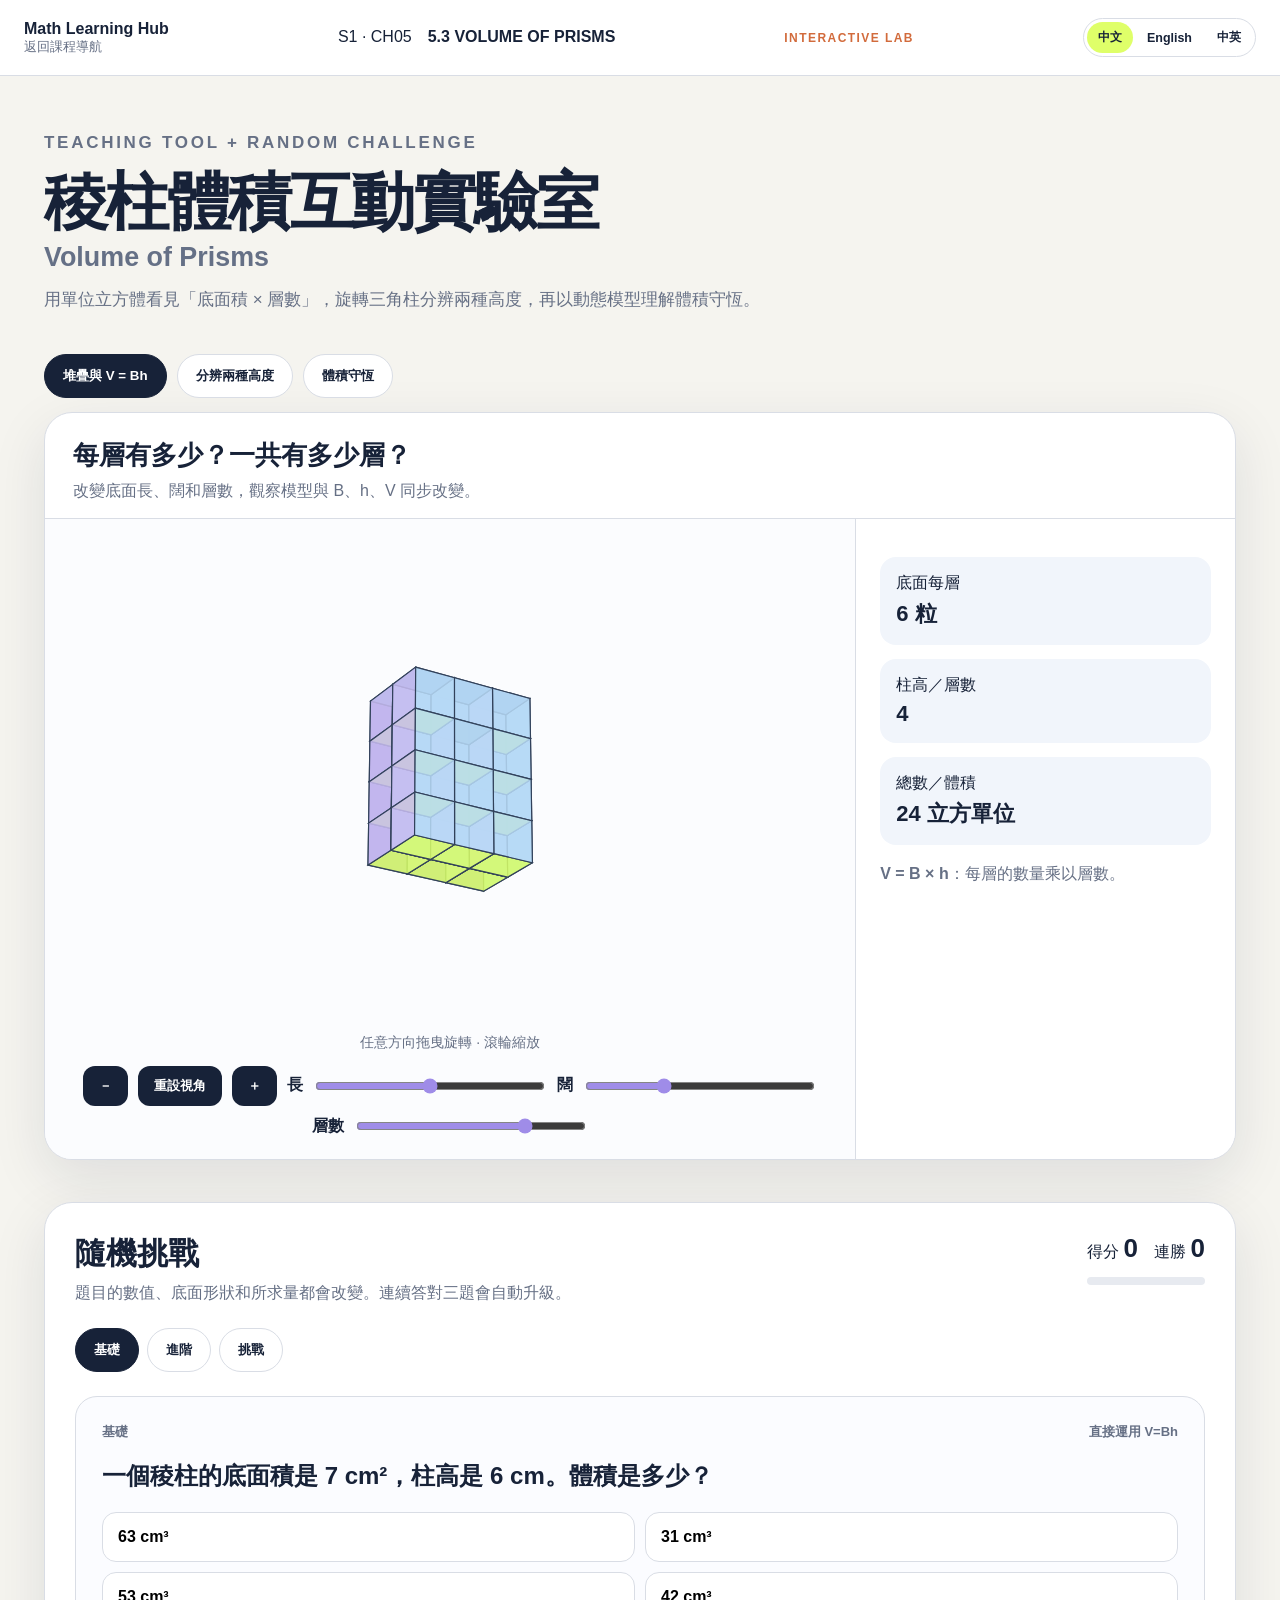
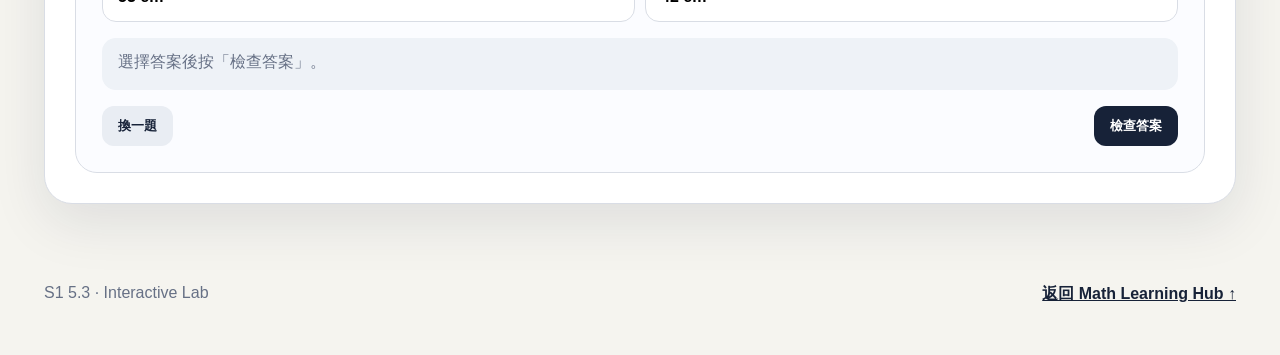
<file: labs/s1/chapter-05/5.3-volume-of-prisms/index.html>
<!doctype html><html lang="zh-Hant"><head><meta charset="utf-8"><meta name="viewport" content="width=device-width,initial-scale=1"><meta name="description" content="S1 5.3 稜柱體積互動教學工具與分級隨機挑戰。"><title>S1 5.3｜稜柱體積互動實驗室</title><link rel="stylesheet" href="styles.css"><link rel="stylesheet" href="language.css?v=1"></head><body>
<header class="topbar"><a href="https://123456789zjy.github.io/math-learning-hub/"><b>Math Learning Hub</b><small>返回課程導航</small></a><div>S1 · CH05　<b>5.3 VOLUME OF PRISMS</b></div><span class="tag">INTERACTIVE LAB</span></header>
<main><section class="hero"><div><p class="eyebrow">TEACHING TOOL + RANDOM CHALLENGE</p><h1>稜柱體積互動實驗室<span>Volume of Prisms</span></h1><p>用單位立方體看見「底面積 × 層數」，旋轉三角柱分辨兩種高度，再以動態模型理解體積守恆。</p></div></section>
<nav class="demo-tabs"><button class="active" data-panel="stack">堆疊與 V = Bh</button><button data-panel="height">分辨兩種高度</button><button data-panel="conserve">體積守恆</button></nav>
<section class="demo-panel active" id="panel-stack"><div class="demo-card"><div class="demo-head"><div><h2>每層有多少？一共有多少層？</h2><p>改變底面長、闊和層數，觀察模型與 B、h、V 同步改變。</p></div></div><div class="demo-grid"><div class="model-card"><svg id="stack-stage" viewBox="0 0 760 480" aria-label="可旋轉單位立方體堆疊"></svg><p class="hint">任意方向拖曳旋轉 · 滾輪縮放</p><div class="controls"><button class="zoom-out" data-model="stack-stage">－</button><button class="reset-view" data-model="stack-stage">重設視角</button><button class="zoom-in" data-model="stack-stage">＋</button><label>長 <input id="rows" type="range" min="1" max="5" value="3"></label><label>闊 <input id="cols" type="range" min="1" max="4" value="2"></label><label>層數 <input id="layers" type="range" min="1" max="5" value="4"></label></div></div><aside class="side-card"><div class="readout">底面每層<strong><span id="B">6</span> 粒</strong></div><div class="readout">柱高／層數<strong id="H">4</strong></div><div class="readout">總數／體積<strong><span id="V">24</span> 立方單位</strong></div><p><b>V = B × h</b>：每層的數量乘以層數。</p></aside></div></div></section>
<section class="demo-panel" id="panel-height"><div class="demo-card"><div class="demo-head"><div><h2>三角形的高與稜柱的高</h2><p>兩條高度可以分開顯示。旋轉模型後，它們仍留在正確的幾何位置。</p></div></div><div class="demo-grid"><div class="model-card"><svg id="tri-stage" viewBox="0 0 760 480" aria-label="三角柱的兩種高度"></svg><p class="hint">任意方向拖曳旋轉 · 滾輪縮放</p><div class="controls"><button class="zoom-out" data-model="tri-stage">－</button><button class="reset-view" data-model="tri-stage">重設視角</button><button class="zoom-in" data-model="tri-stage">＋</button><button id="toggle-tri-h">三角形的高</button><button id="toggle-prism-h">稜柱的高</button><button id="rotate-tri">自動旋轉</button></div></div><aside class="side-card"><div class="legend"><span><i style="background:#e65757"></i><b>三角形的高</b>：只用來求底面積 B</span><span><i style="background:#8e7ad8"></i><b>稜柱的高</b>：兩底面距離，即 V=Bh 中的 h</span></div><div class="readout">示例<strong>B = ½ × 8 × 5；V = B × 7</strong></div></aside></div></div></section>
<section class="demo-panel" id="panel-conserve"><div class="demo-card"><div class="demo-head"><div><h2>形狀改變，體積保持不變</h2><p>把同一批巧克力倒入另一個模具，或把球放入水中；物質的體積不會憑空增加或消失。</p></div></div><div class="demo-grid"><div class="model-card conservation-card"><h3>巧克力倒模</h3><div class="choc-scene"><div class="source-wrap"><span>原長方形模具</span><div class="choc-tray"><div class="choc-block" id="choc-block"></div></div><b id="choc-left">30.0 cm³</b></div><div class="pour-channel" id="pour-channel"><i></i><i></i><i></i><small>熔化並轉移</small></div><div class="star-wrap"><span>新星形模具</span><div class="star-shell"><div class="star-cavity"><div class="star-fill" id="star-fill"></div></div></div><b><span id="choc-poured">0.0</span> cm³</b></div></div><div class="controls"><button id="auto-pour">播放倒模</button><button id="reset-pour">重設</button><label>轉移進度 <input id="melt" type="range" min="0" max="100" value="0"></label></div><div class="conservation-readout">原模具剩餘＋新模具已有＝<strong>30.0 cm³</strong></div></div><aside class="side-card displacement-card"><h3>排水法：逐顆倒入小球</h3><div class="tank-wrap"><div class="tank"><div class="water" id="water"><span class="water-surface"></span></div><div class="balls" id="balls"></div></div><div class="water-scale"><span>20 cm</span><span>15 cm</span><span>10 cm</span><span>5 cm</span><span>0 cm</span></div></div><div class="controls ball-controls"><button id="add-ball">＋1 顆</button><button id="pour-five">倒入 5 顆</button><button id="reset-balls">清空</button></div><label class="ball-slider">球的數量 <input id="marbles" type="range" min="0" max="20" value="0"></label><div class="conservation-readout"><strong id="ball-count">0</strong> 顆球　水位由 5.0 cm 上升至 <strong id="water-level">5.0 cm</strong></div><p id="water-text">加入的球愈多，排開的水愈多，水位上升愈明顯。</p></aside></div></div></section>
<section class="challenge"><div class="challenge-top"><div><h2>隨機挑戰</h2><p>題目的數值、底面形狀和所求量都會改變。連續答對三題會自動升級。</p></div><div class="scorebox">得分 <strong id="score">0</strong>　連勝 <strong id="streak">0</strong><div class="progress"><span id="progress"></span></div></div></div><div class="level-tabs"><button class="active" data-level="easy">基礎</button><button data-level="medium">進階</button><button data-level="hard">挑戰</button></div><div class="question-card"><div class="question-meta"><span id="level-name">基礎</span><span id="question-type"></span></div><h3 id="question"></h3><div class="options" id="options"></div><div class="feedback" id="feedback">選擇答案後按「檢查答案」。</div><div class="challenge-actions"><button class="secondary" id="new-question">換一題</button><button class="primary" id="check-answer">檢查答案</button></div></div></section></main>
<footer><span>S1 5.3 · Interactive Lab</span><a href="https://123456789zjy.github.io/math-learning-hub/">返回 Math Learning Hub ↑</a></footer><script src="i18n.js?v=1"></script><script src="lang-data.js?v=1"></script><script src="app.js?v=4"></script></body></html>
</file>
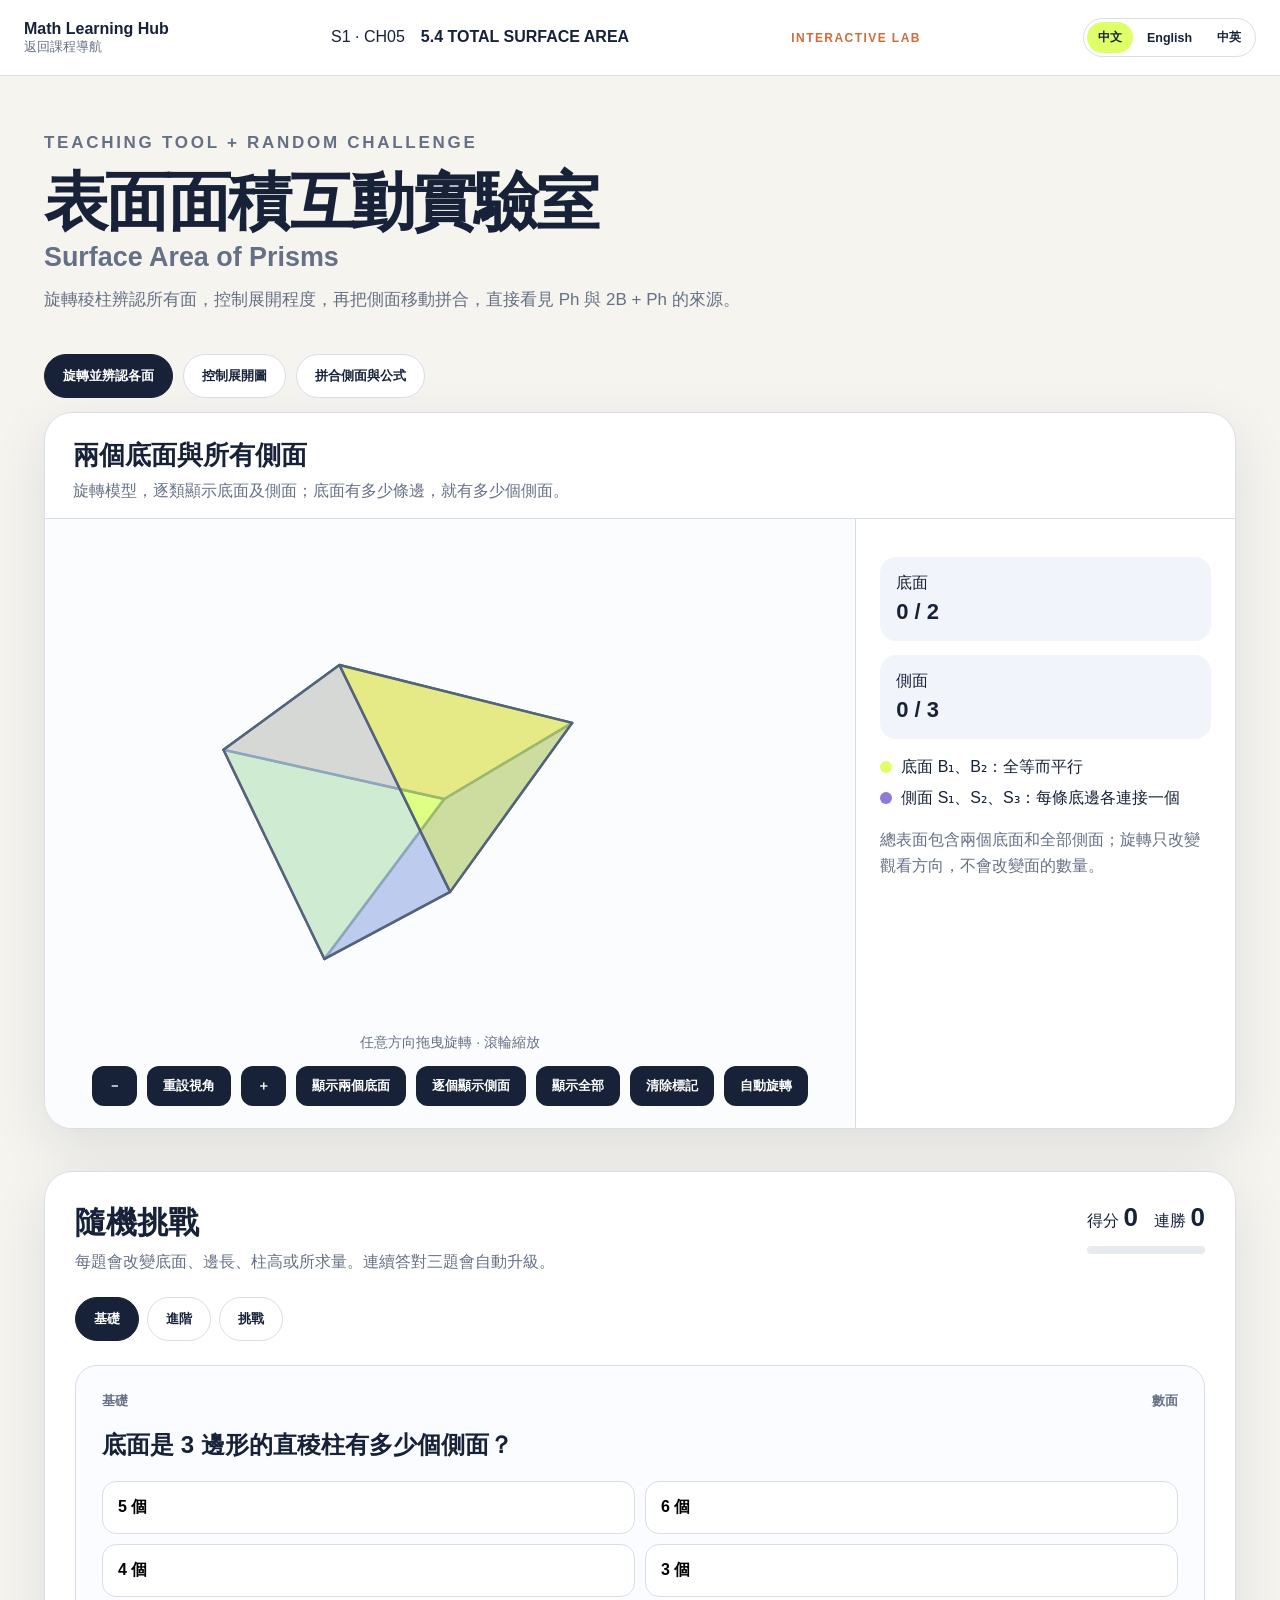
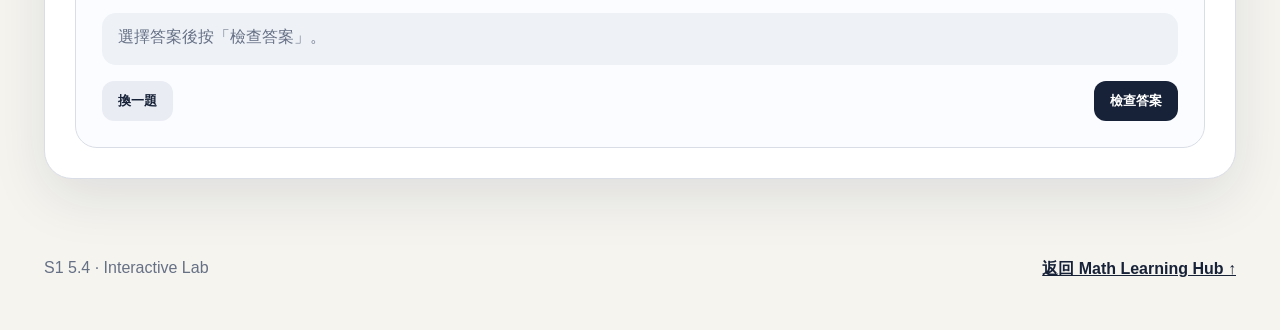
<file: labs/s1/chapter-05/5.4-surface-area/index.html>
<!doctype html><html lang="zh-Hant"><head><meta charset="utf-8"><meta name="viewport" content="width=device-width,initial-scale=1"><meta name="description" content="S1 5.4 稜柱表面面積互動教學工具與分級隨機挑戰。"><title>S1 5.4｜表面面積互動實驗室</title><link rel="stylesheet" href="styles.css"><link rel="stylesheet" href="language.css?v=1"></head><body>
<header class="topbar"><a href="https://123456789zjy.github.io/math-learning-hub/"><b>Math Learning Hub</b><small>返回課程導航</small></a><div>S1 · CH05　<b>5.4 TOTAL SURFACE AREA</b></div><span class="tag">INTERACTIVE LAB</span></header>
<main><section class="hero"><div><p class="eyebrow">TEACHING TOOL + RANDOM CHALLENGE</p><h1>表面面積互動實驗室<span>Surface Area of Prisms</span></h1><p>旋轉稜柱辨認所有面，控制展開程度，再把側面移動拼合，直接看見 Ph 與 2B + Ph 的來源。</p></div></section>
<nav class="demo-tabs"><button class="active" data-panel="faces">旋轉並辨認各面</button><button data-panel="net">控制展開圖</button><button data-panel="strip">拼合側面與公式</button></nav>
<section class="demo-panel active" id="panel-faces"><div class="demo-card"><div class="demo-head"><div><h2>兩個底面與所有側面</h2><p>旋轉模型，逐類顯示底面及側面；底面有多少條邊，就有多少個側面。</p></div></div><div class="demo-grid"><div class="model-card"><svg id="face-stage" viewBox="0 0 760 480" aria-label="可旋轉三角柱及面標記"></svg><p class="hint">任意方向拖曳旋轉 · 滾輪縮放</p><div class="controls"><button class="zoom-out" data-model="face-stage">－</button><button class="reset-view" data-model="face-stage">重設視角</button><button class="zoom-in" data-model="face-stage">＋</button><button id="bases">顯示兩個底面</button><button id="laterals">逐個顯示側面</button><button id="show-all-faces">顯示全部</button><button id="reset-faces">清除標記</button><button id="spin-face">自動旋轉</button></div></div><aside class="side-card"><div class="readout">底面<strong id="base-num">0 / 2</strong></div><div class="readout">側面<strong id="side-num">0 / 3</strong></div><div class="legend"><span><i style="background:#dfff69"></i>底面 B₁、B₂：全等而平行</span><span><i style="background:#8e7ad8"></i>側面 S₁、S₂、S₃：每條底邊各連接一個</span></div><p>總表面包含兩個底面和全部側面；旋轉只改變觀看方向，不會改變面的數量。</p></aside></div></div></section>
<section class="demo-panel" id="panel-net"><div class="demo-card"><div class="demo-head"><div><h2>沿共同棱逐面展開</h2><p>三個側面先沿底面邊旋開，第二個底面再沿其中一條棱攤平；每個面保持原來形狀。</p></div><div class="readout" style="margin:0">目前階段<strong id="unfold-status">立體</strong></div></div><div class="model-card"><svg id="net-stage" viewBox="0 0 900 500" aria-label="沿棱逐步展開的三角柱"></svg><div class="controls"><button class="zoom-out" data-model="net-stage">－</button><button class="reset-view" data-model="net-stage">重設視角</button><button class="zoom-in" data-model="net-stage">＋</button><button id="auto-unfold">自動展開</button><button id="reset-unfold">摺回立體</button><label>摺成立體 <input id="unfold-slider" type="range" min="0" max="100" value="0"> 完全展開</label></div><p class="hint">滑桿小於 40% 時可任意方向旋轉 · 虛線表示轉軸／共同棱</p></div></div></section>
<section class="demo-panel" id="panel-strip"><div class="demo-card"><div class="demo-head"><div><h2>把所有側面拼成一個長方形</h2><p>保持柱高不變，只移動三個側面；拼合後總闊自然成為底周界 P。</p></div></div><div class="demo-grid"><div class="model-card"><svg id="strip-stage" viewBox="0 0 860 380" aria-label="可拼合的三個側面"></svg><div class="controls"><button id="auto-join">自動拼合</button><button id="reset-join">分開側面</button><label>分開 <input id="join-slider" type="range" min="0" max="100" value="0"> 拼合</label></div></div><aside class="side-card"><div class="readout">每個側面<strong>5×10、12×10、13×10</strong></div><div class="readout">保持不變的量<strong>共同高度 h = 10 cm</strong></div><div class="readout">拼合後總闊<strong>P = 5+12+13 = 30 cm</strong></div><div class="readout">側面面積<strong id="side-formula">5h + 12h + 13h</strong></div><div class="readout">加回兩個底面<strong>總表面面積 = 2B + Ph</strong></div></aside></div></div></section>
<section class="challenge"><div class="challenge-top"><div><h2>隨機挑戰</h2><p>每題會改變底面、邊長、柱高或所求量。連續答對三題會自動升級。</p></div><div class="scorebox">得分 <strong id="score">0</strong>　連勝 <strong id="streak">0</strong><div class="progress"><span id="progress"></span></div></div></div><div class="level-tabs"><button class="active" data-level="easy">基礎</button><button data-level="medium">進階</button><button data-level="hard">挑戰</button></div><div class="question-card"><div class="question-meta"><span id="level-name">基礎</span><span id="question-type"></span></div><h3 id="question"></h3><div class="options" id="options"></div><div class="feedback" id="feedback">選擇答案後按「檢查答案」。</div><div class="challenge-actions"><button class="secondary" id="new-question">換一題</button><button class="primary" id="check-answer">檢查答案</button></div></div></section></main>
<footer><span>S1 5.4 · Interactive Lab</span><a href="https://123456789zjy.github.io/math-learning-hub/">返回 Math Learning Hub ↑</a></footer><script src="i18n.js?v=1"></script><script src="lang-data.js?v=1"></script><script src="app.js?v=4"></script></body></html>
</file>
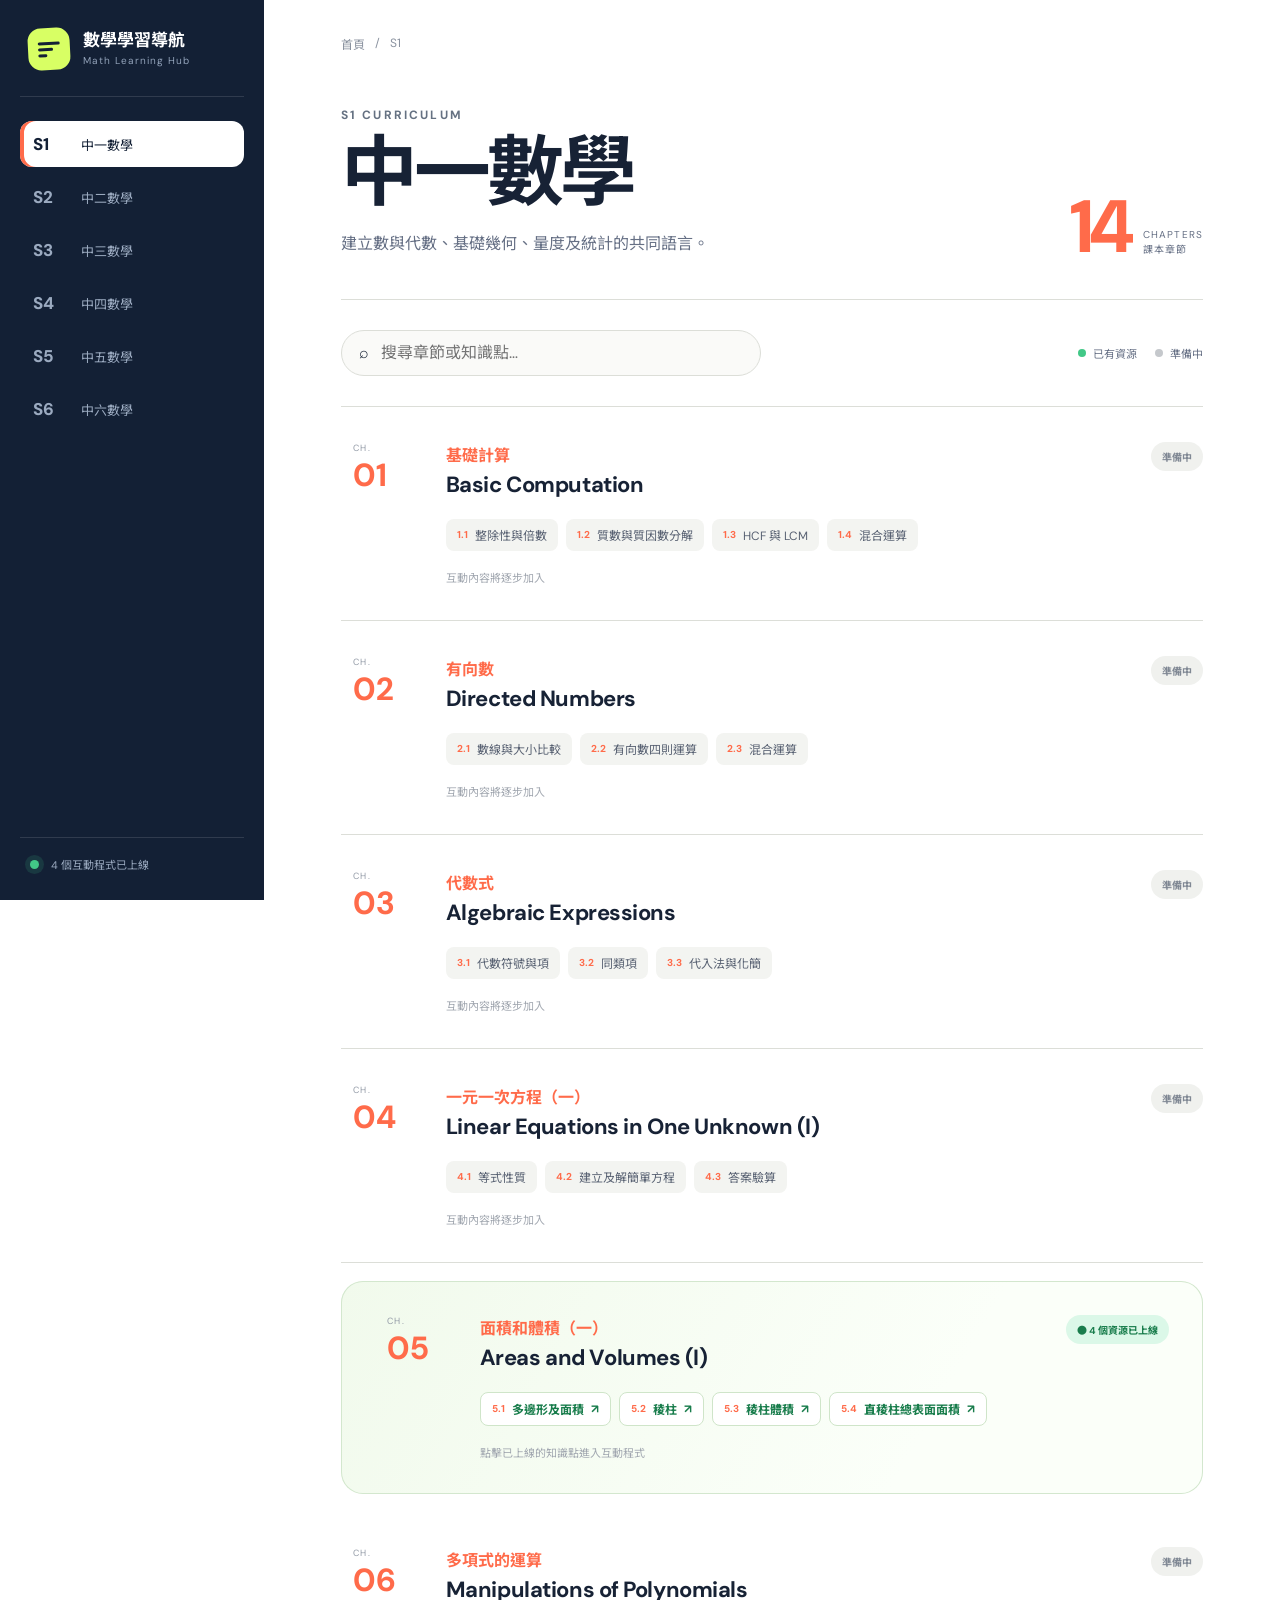
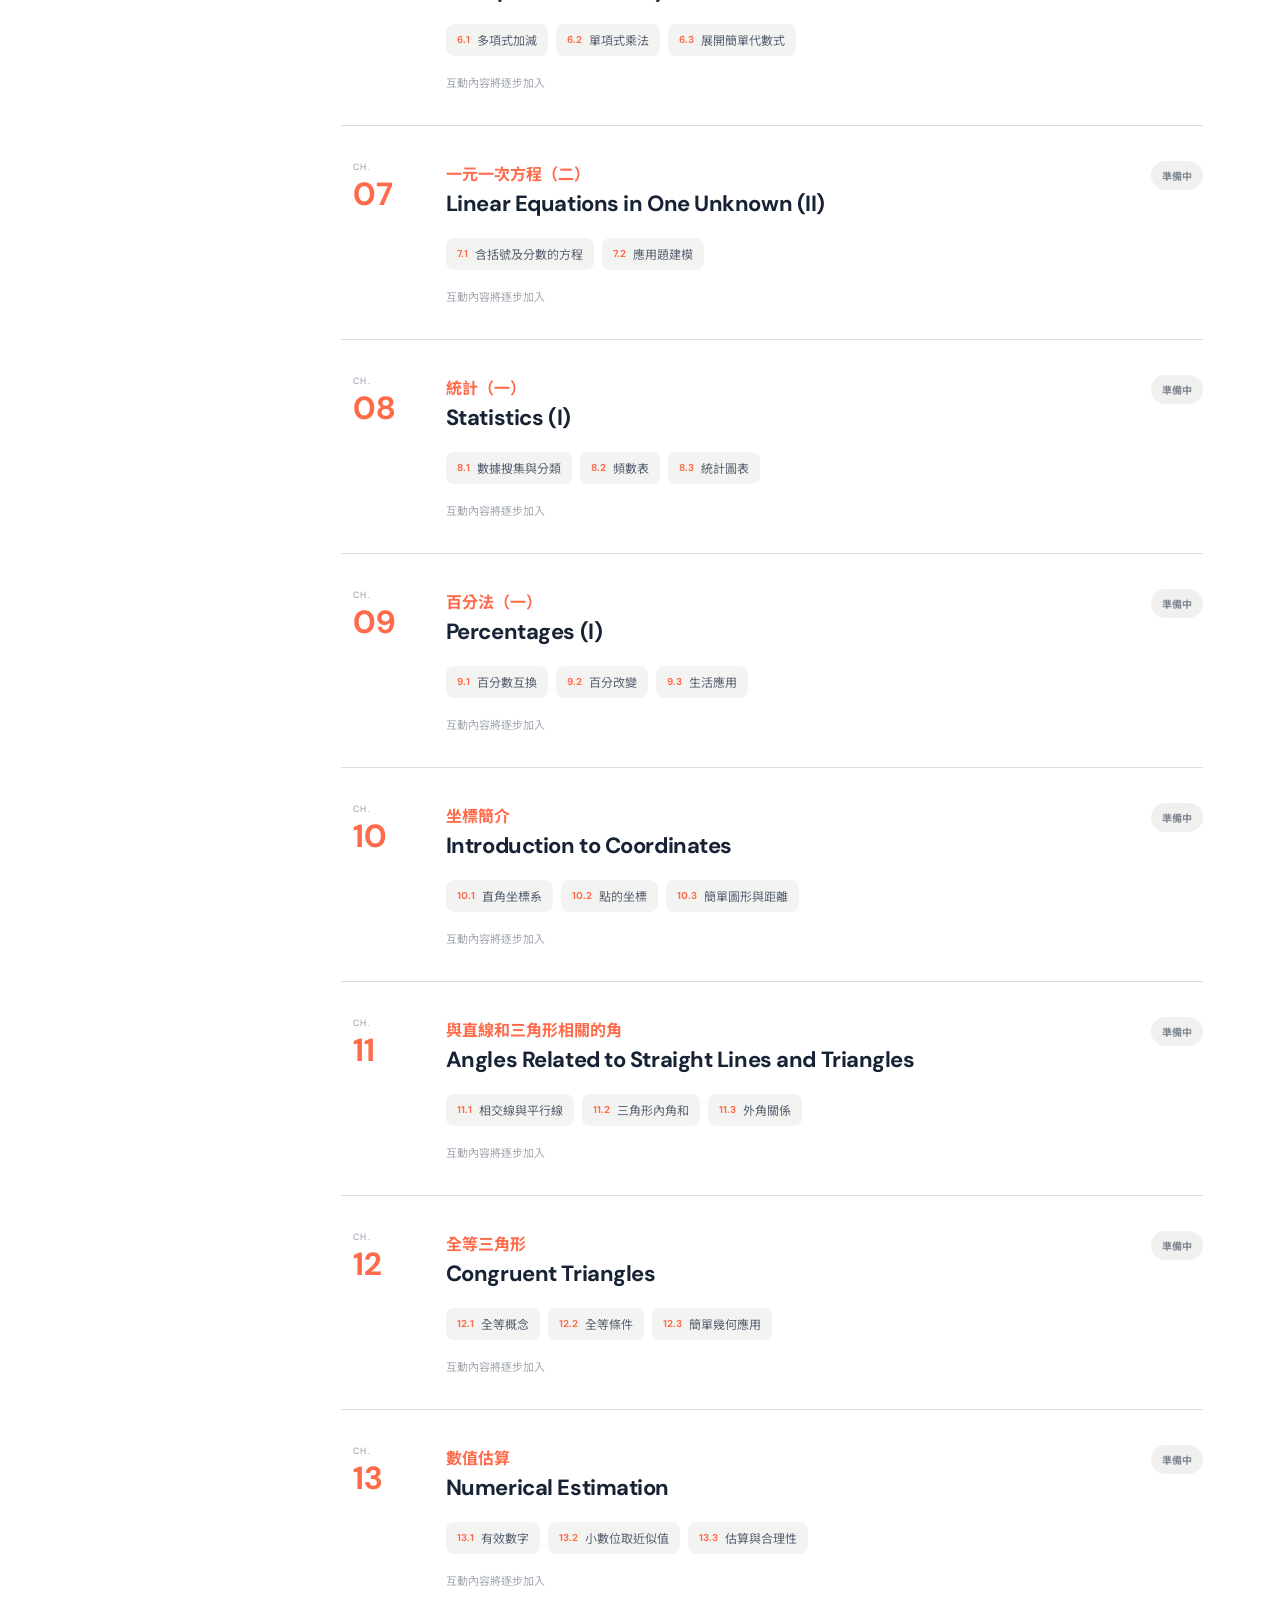
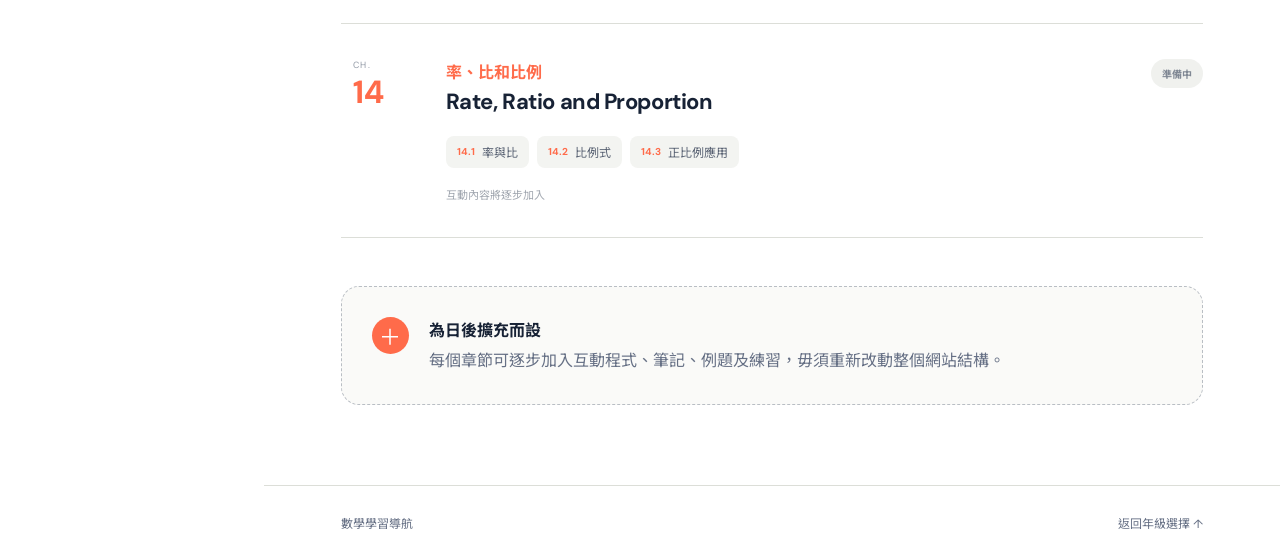
<file: forms/s1.html>
<!doctype html><html lang="zh-Hant"><head><meta charset="utf-8"><meta name="viewport" content="width=device-width,initial-scale=1"><title>S1｜數學學習導航</title><link rel="stylesheet" href="../assets/styles.css"></head><body class="form-page" data-level="s1"><div id="site-shell"></div><script src="../assets/curriculum.js"></script><script src="../assets/app.js"></script></body></html>
</file>
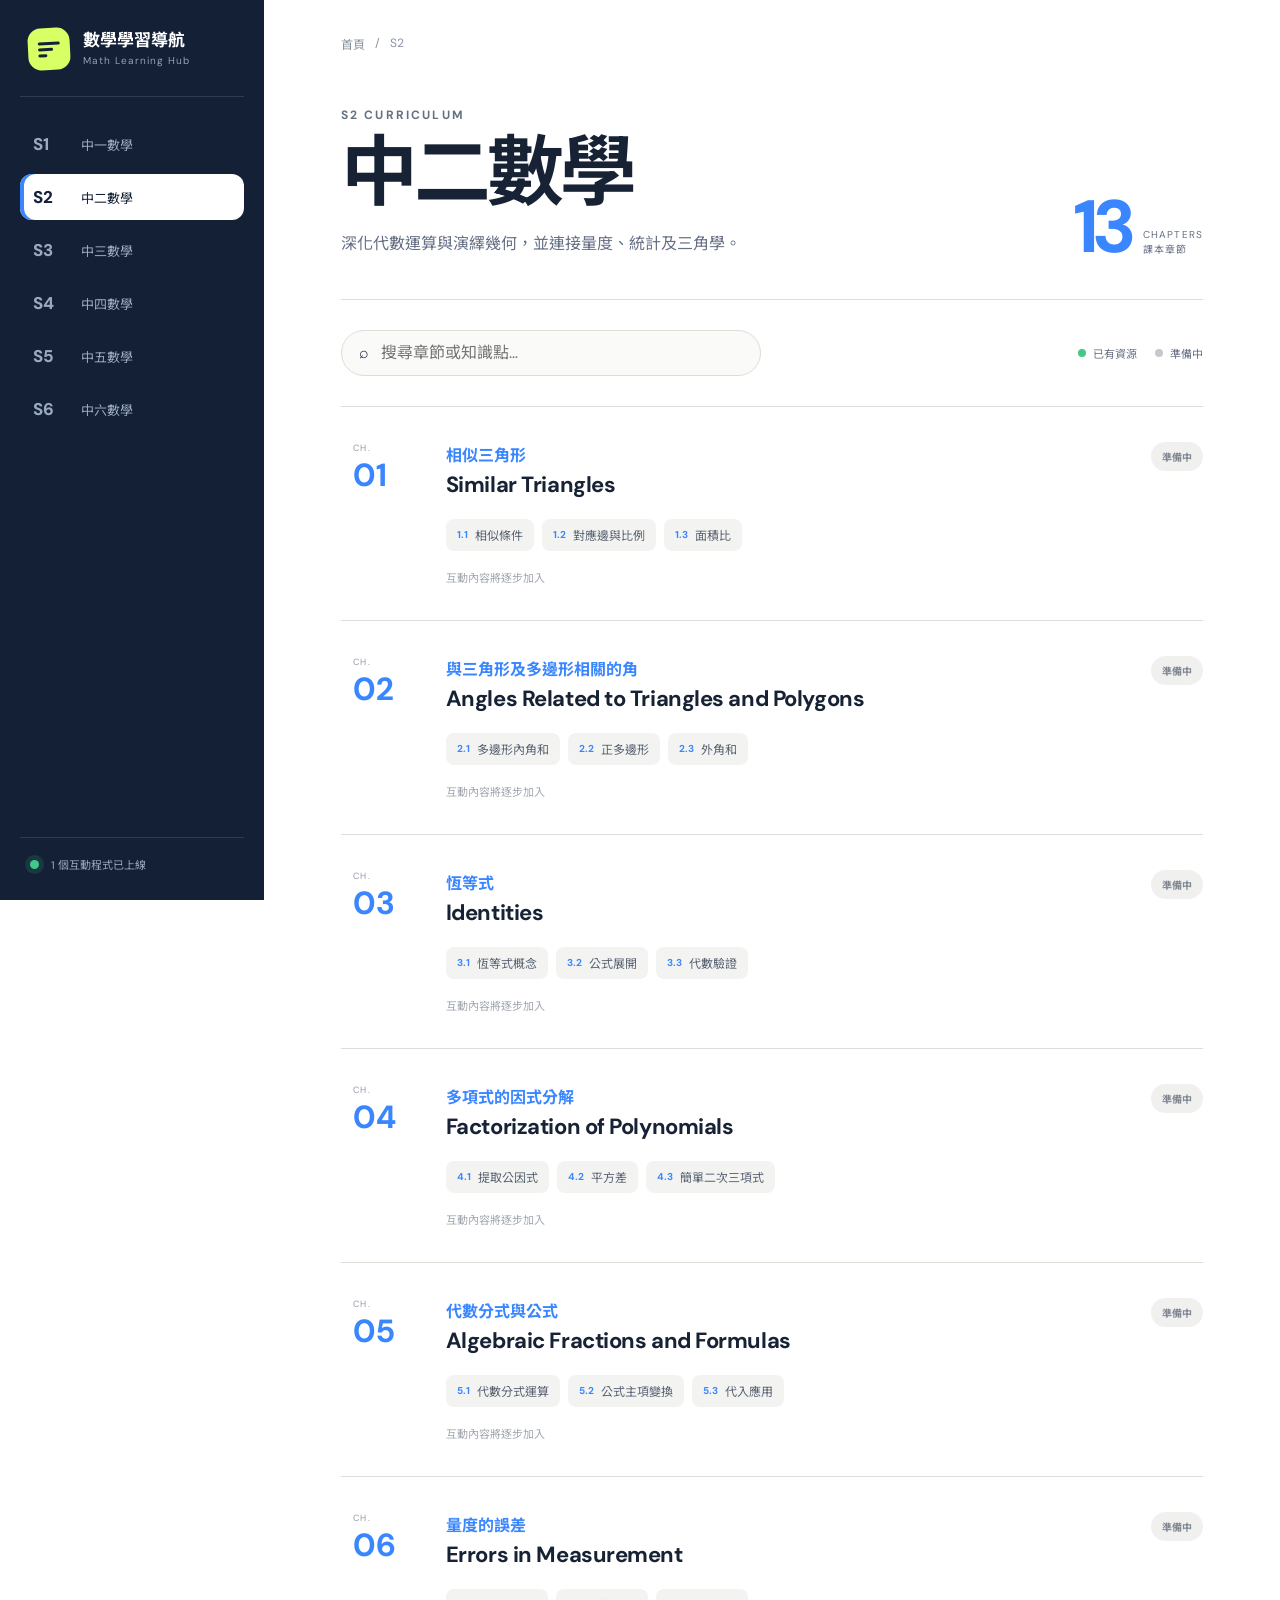
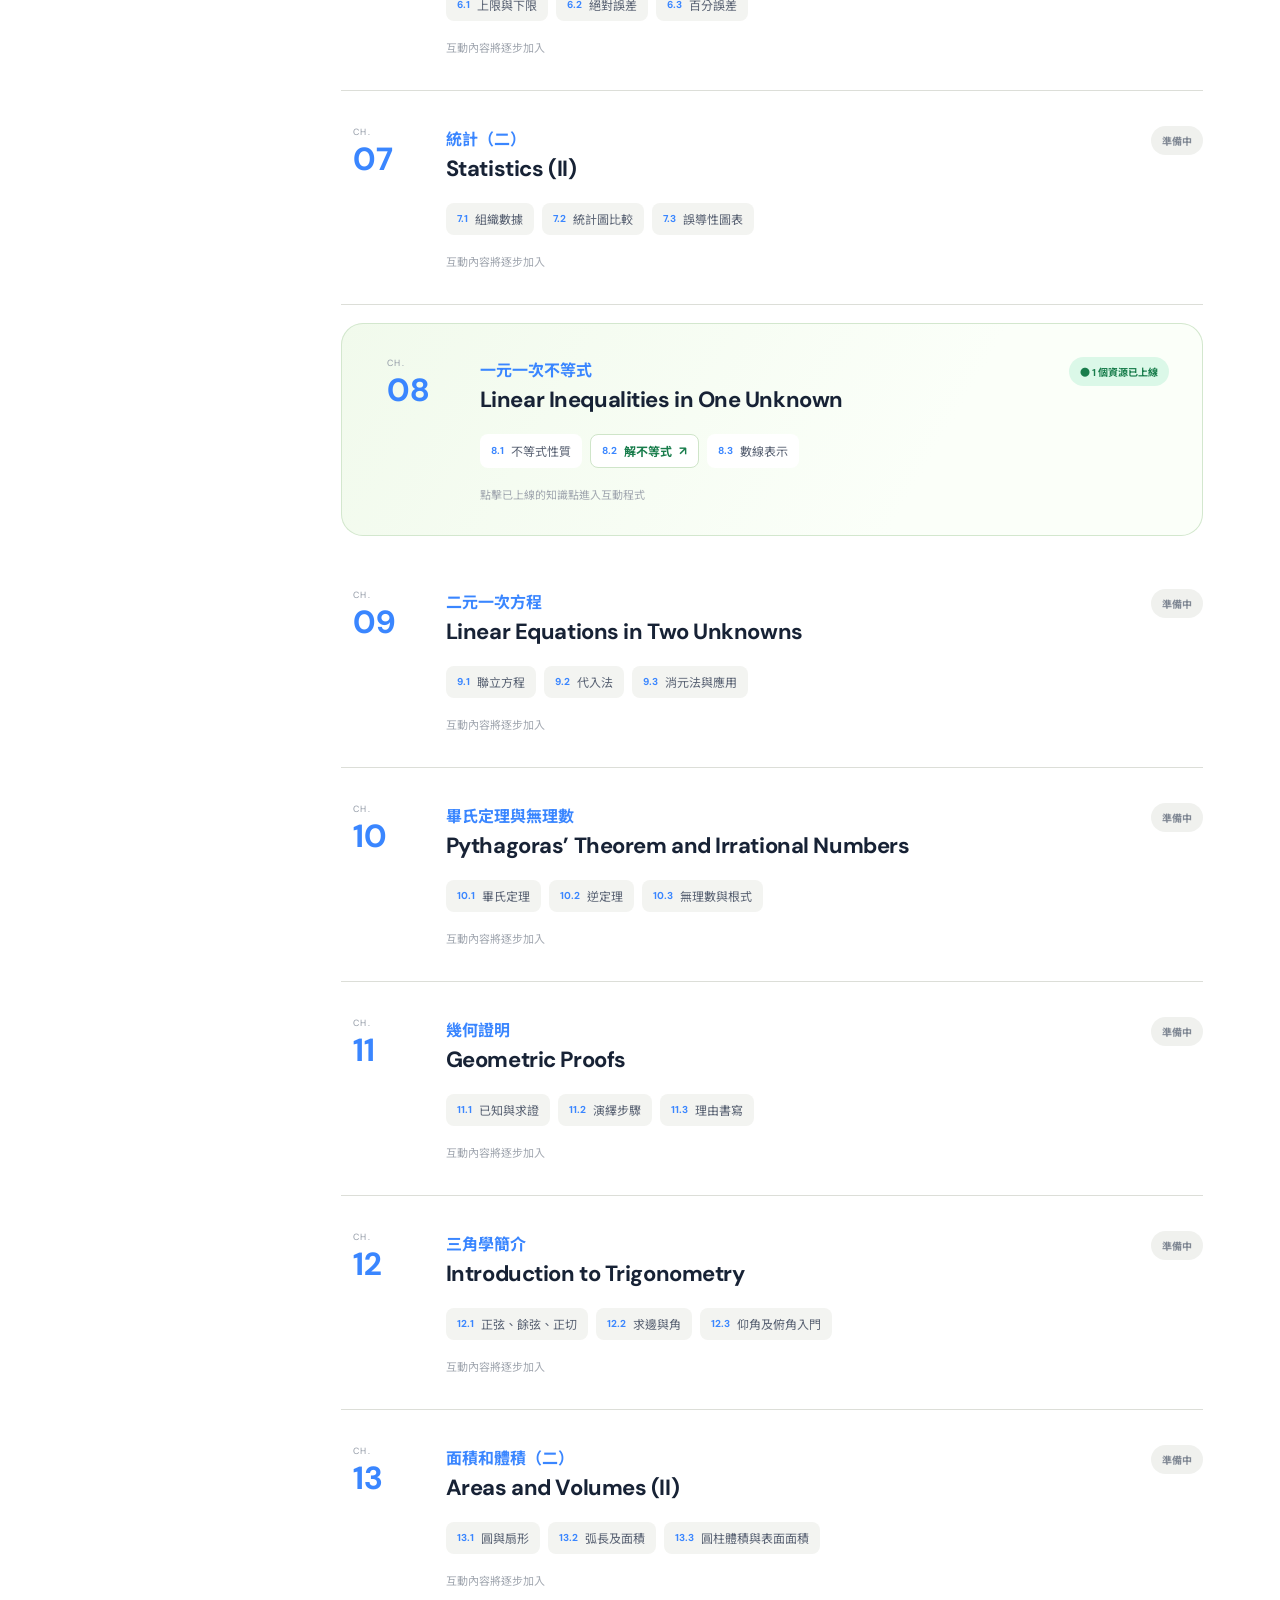
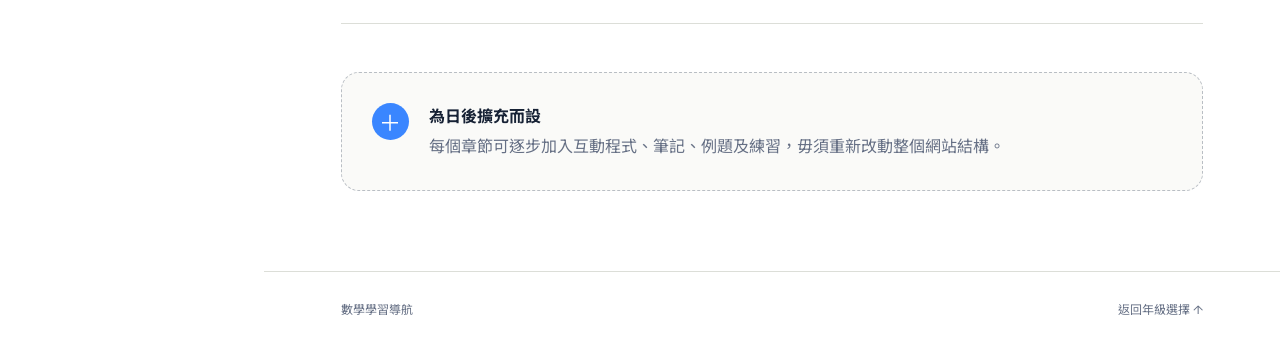
<file: forms/s2.html>
<!doctype html><html lang="zh-Hant"><head><meta charset="utf-8"><meta name="viewport" content="width=device-width,initial-scale=1"><title>S2｜數學學習導航</title><link rel="stylesheet" href="../assets/styles.css"></head><body class="form-page" data-level="s2"><div id="site-shell"></div><script src="../assets/curriculum.js"></script><script src="../assets/app.js"></script></body></html>
</file>
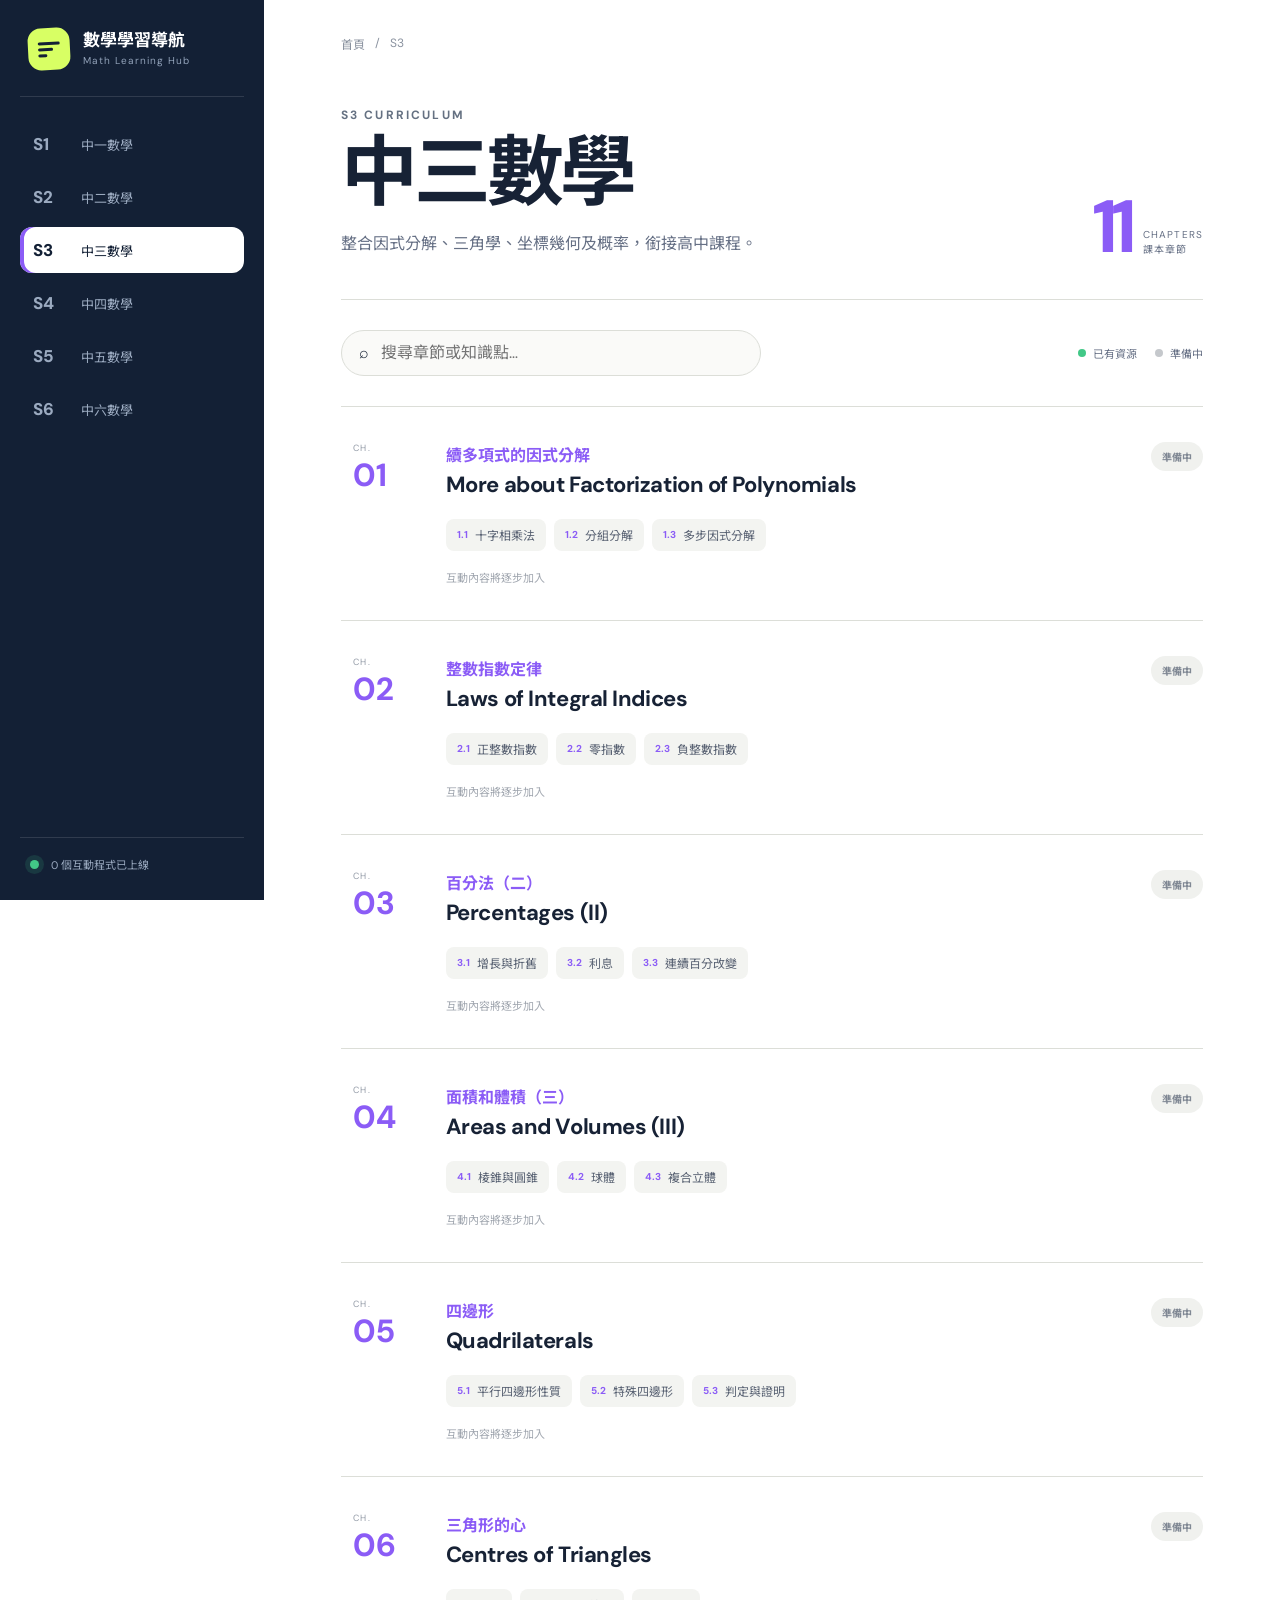
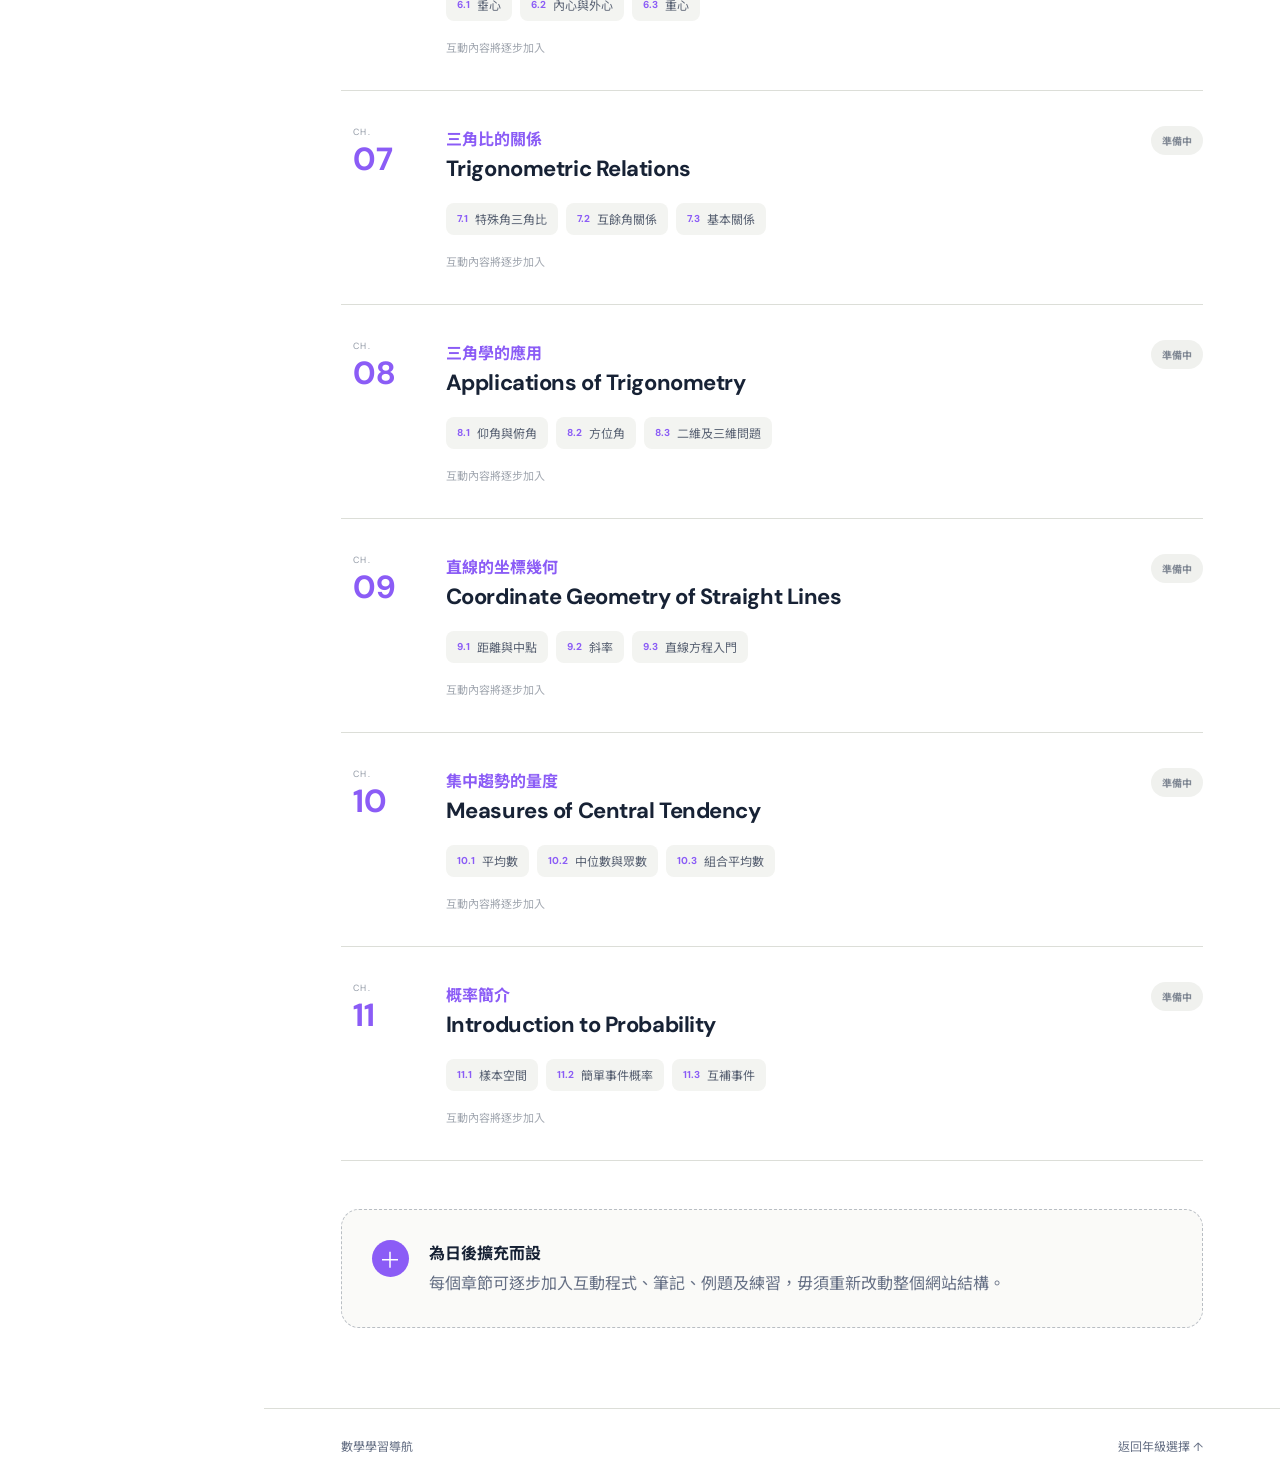
<file: forms/s3.html>
<!doctype html><html lang="zh-Hant"><head><meta charset="utf-8"><meta name="viewport" content="width=device-width,initial-scale=1"><title>S3｜數學學習導航</title><link rel="stylesheet" href="../assets/styles.css"></head><body class="form-page" data-level="s3"><div id="site-shell"></div><script src="../assets/curriculum.js"></script><script src="../assets/app.js"></script></body></html>
</file>
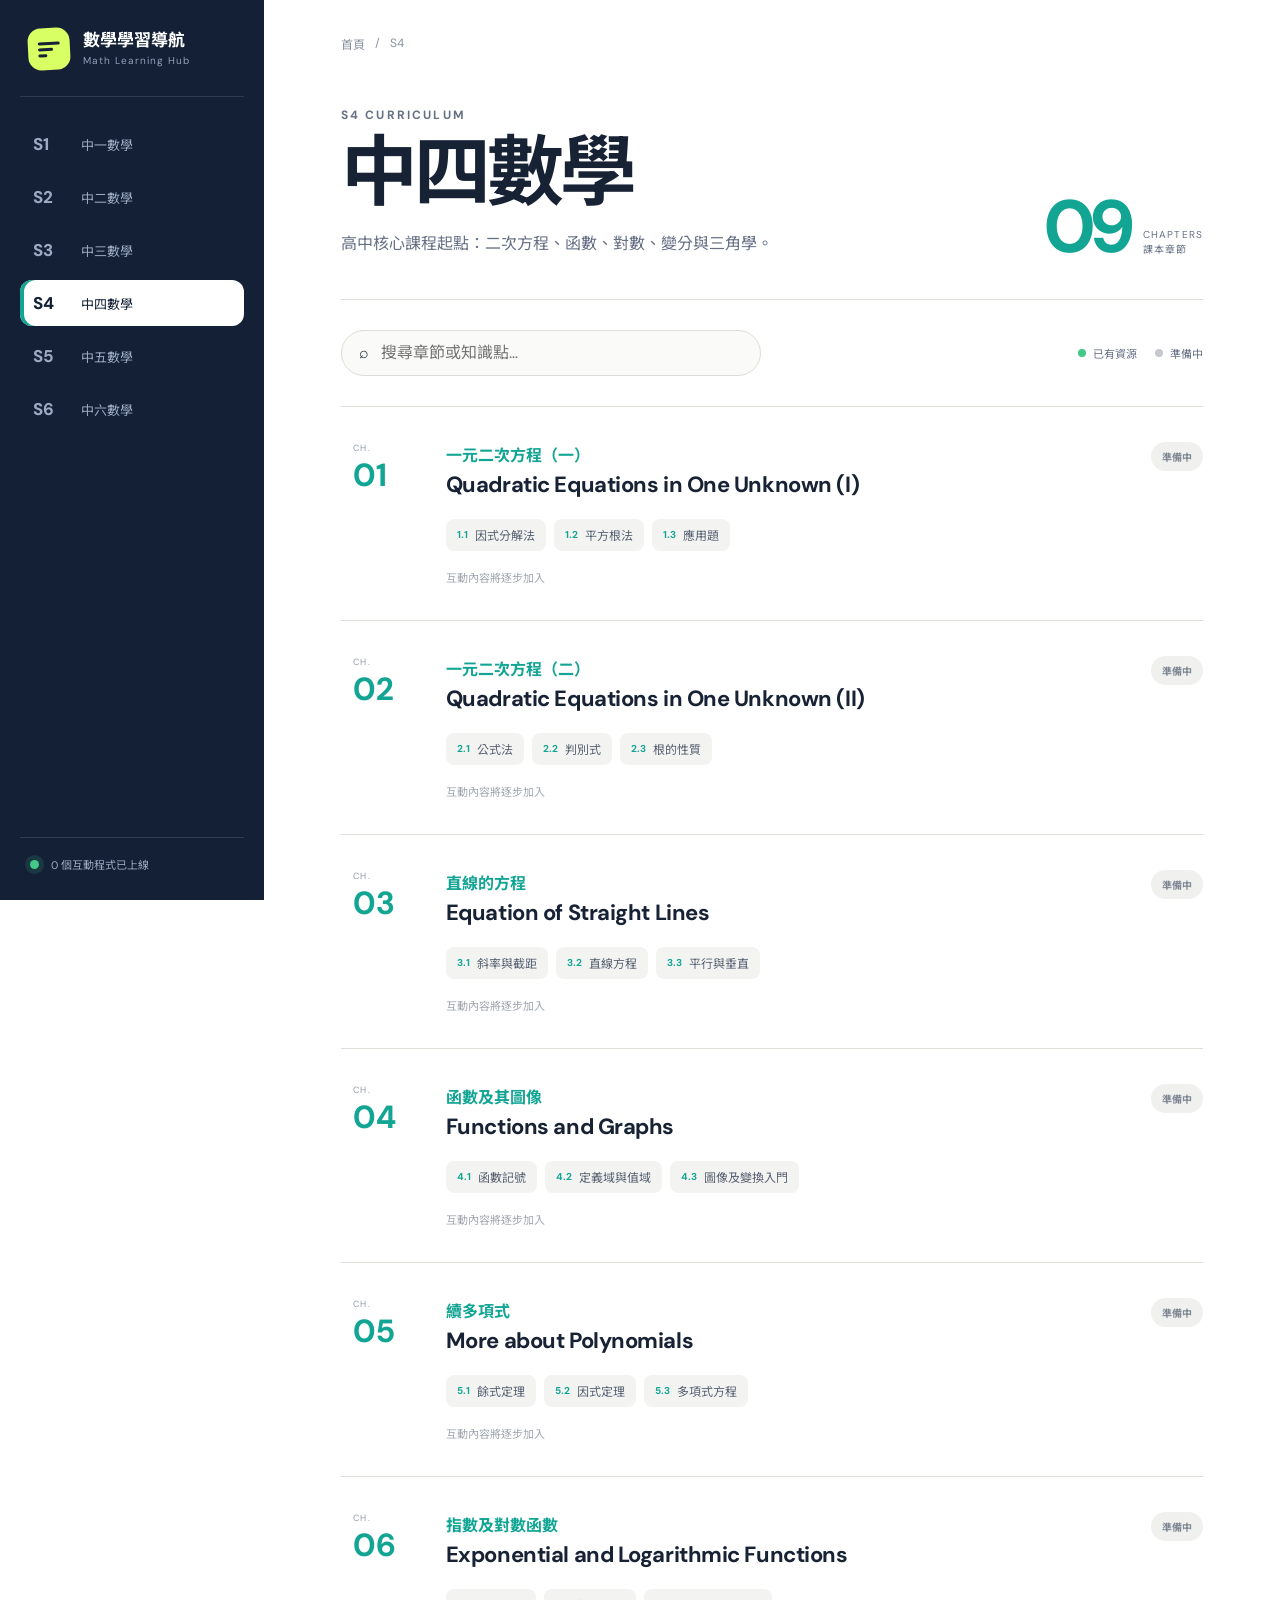
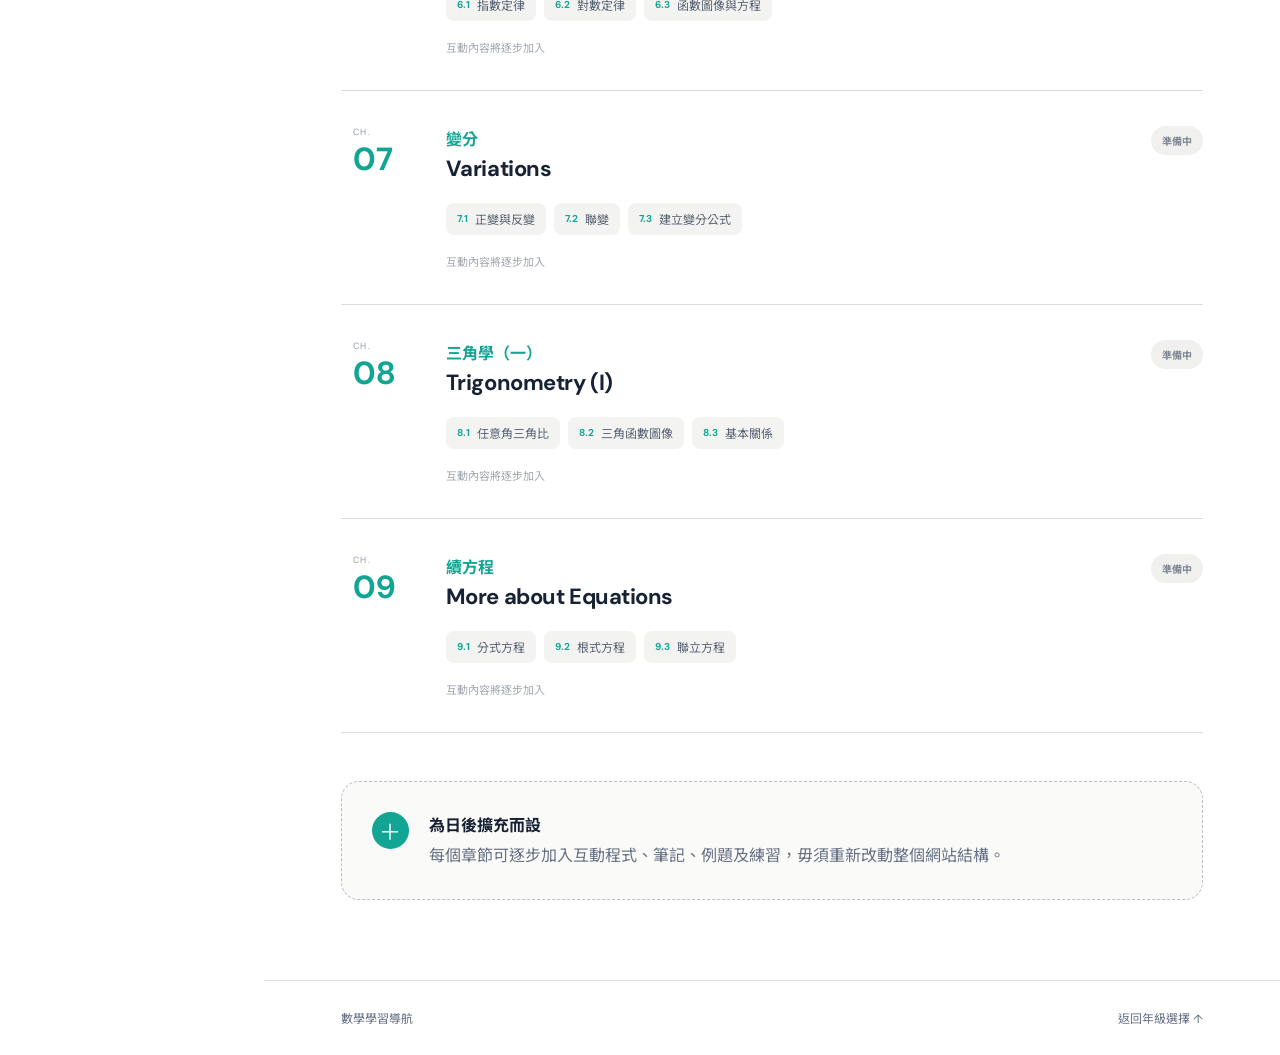
<file: forms/s4.html>
<!doctype html><html lang="zh-Hant"><head><meta charset="utf-8"><meta name="viewport" content="width=device-width,initial-scale=1"><title>S4｜數學學習導航</title><link rel="stylesheet" href="../assets/styles.css"></head><body class="form-page" data-level="s4"><div id="site-shell"></div><script src="../assets/curriculum.js"></script><script src="../assets/app.js"></script></body></html>
</file>
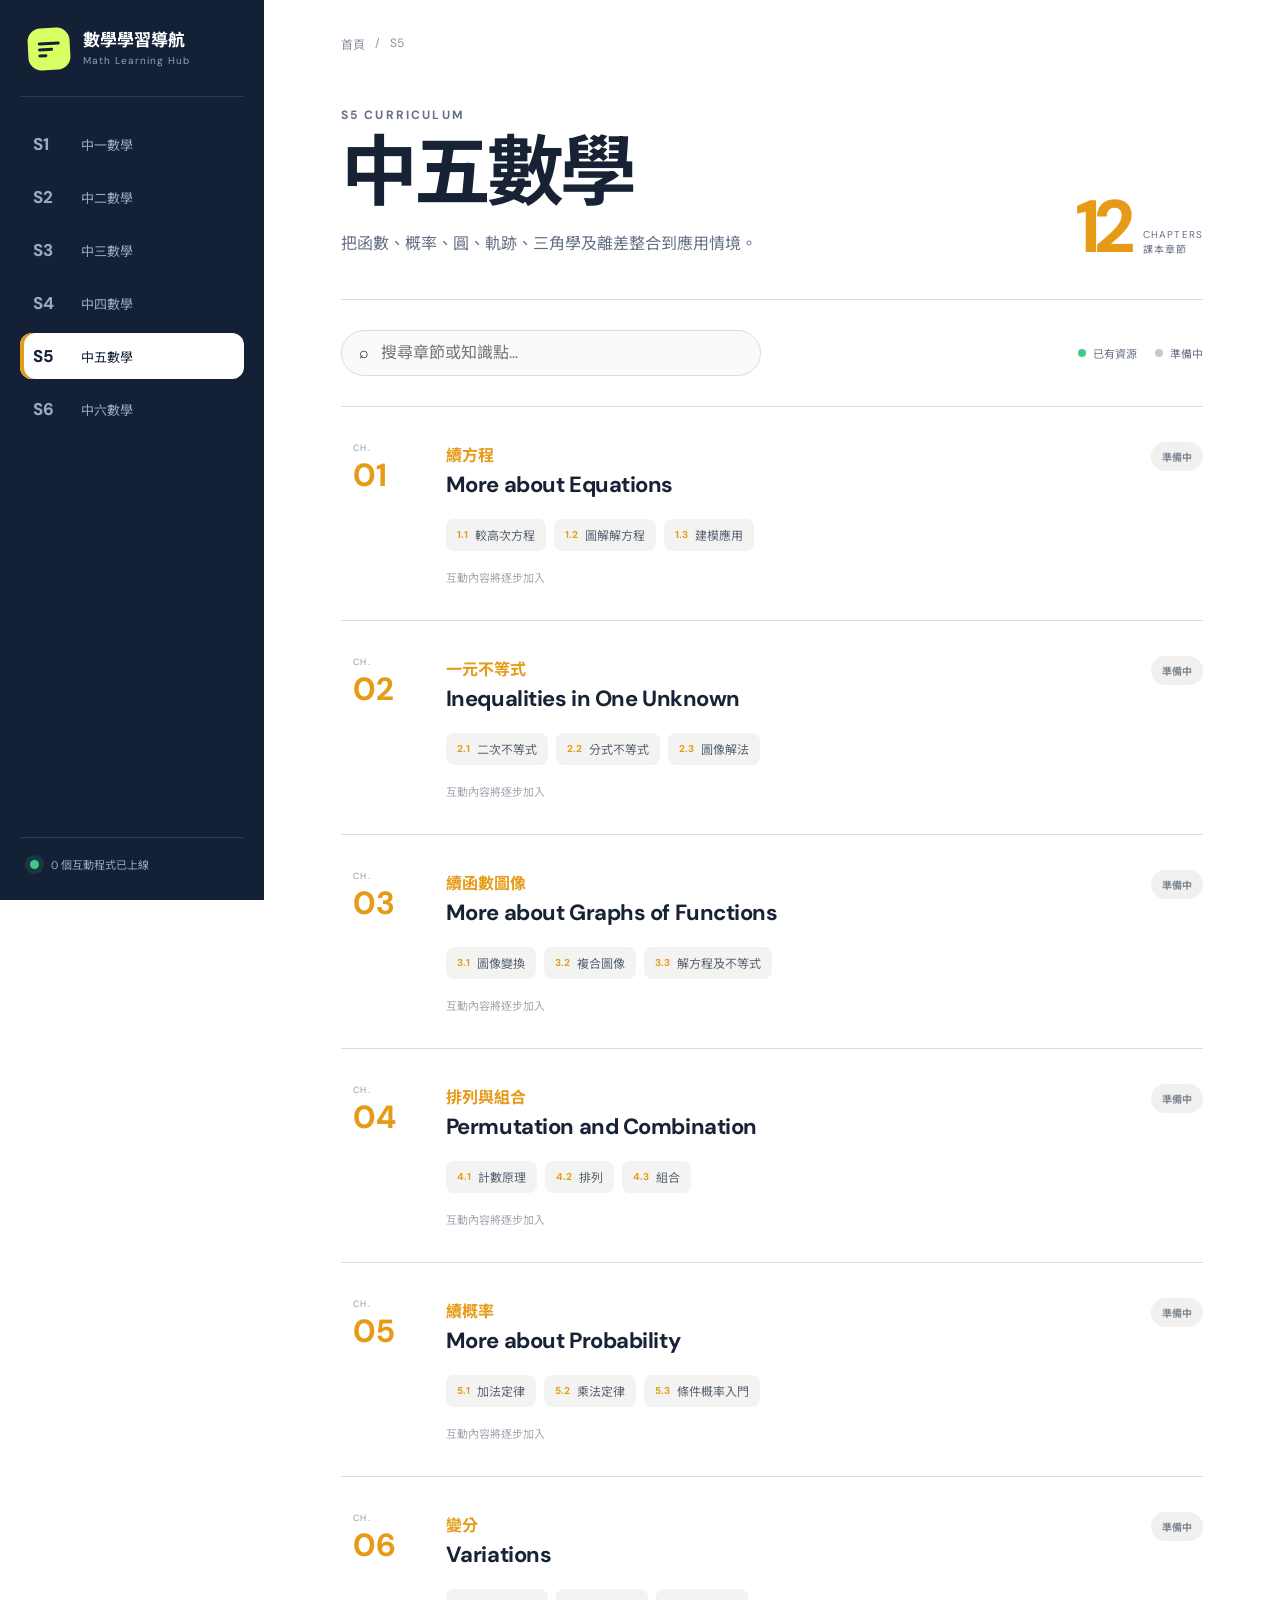
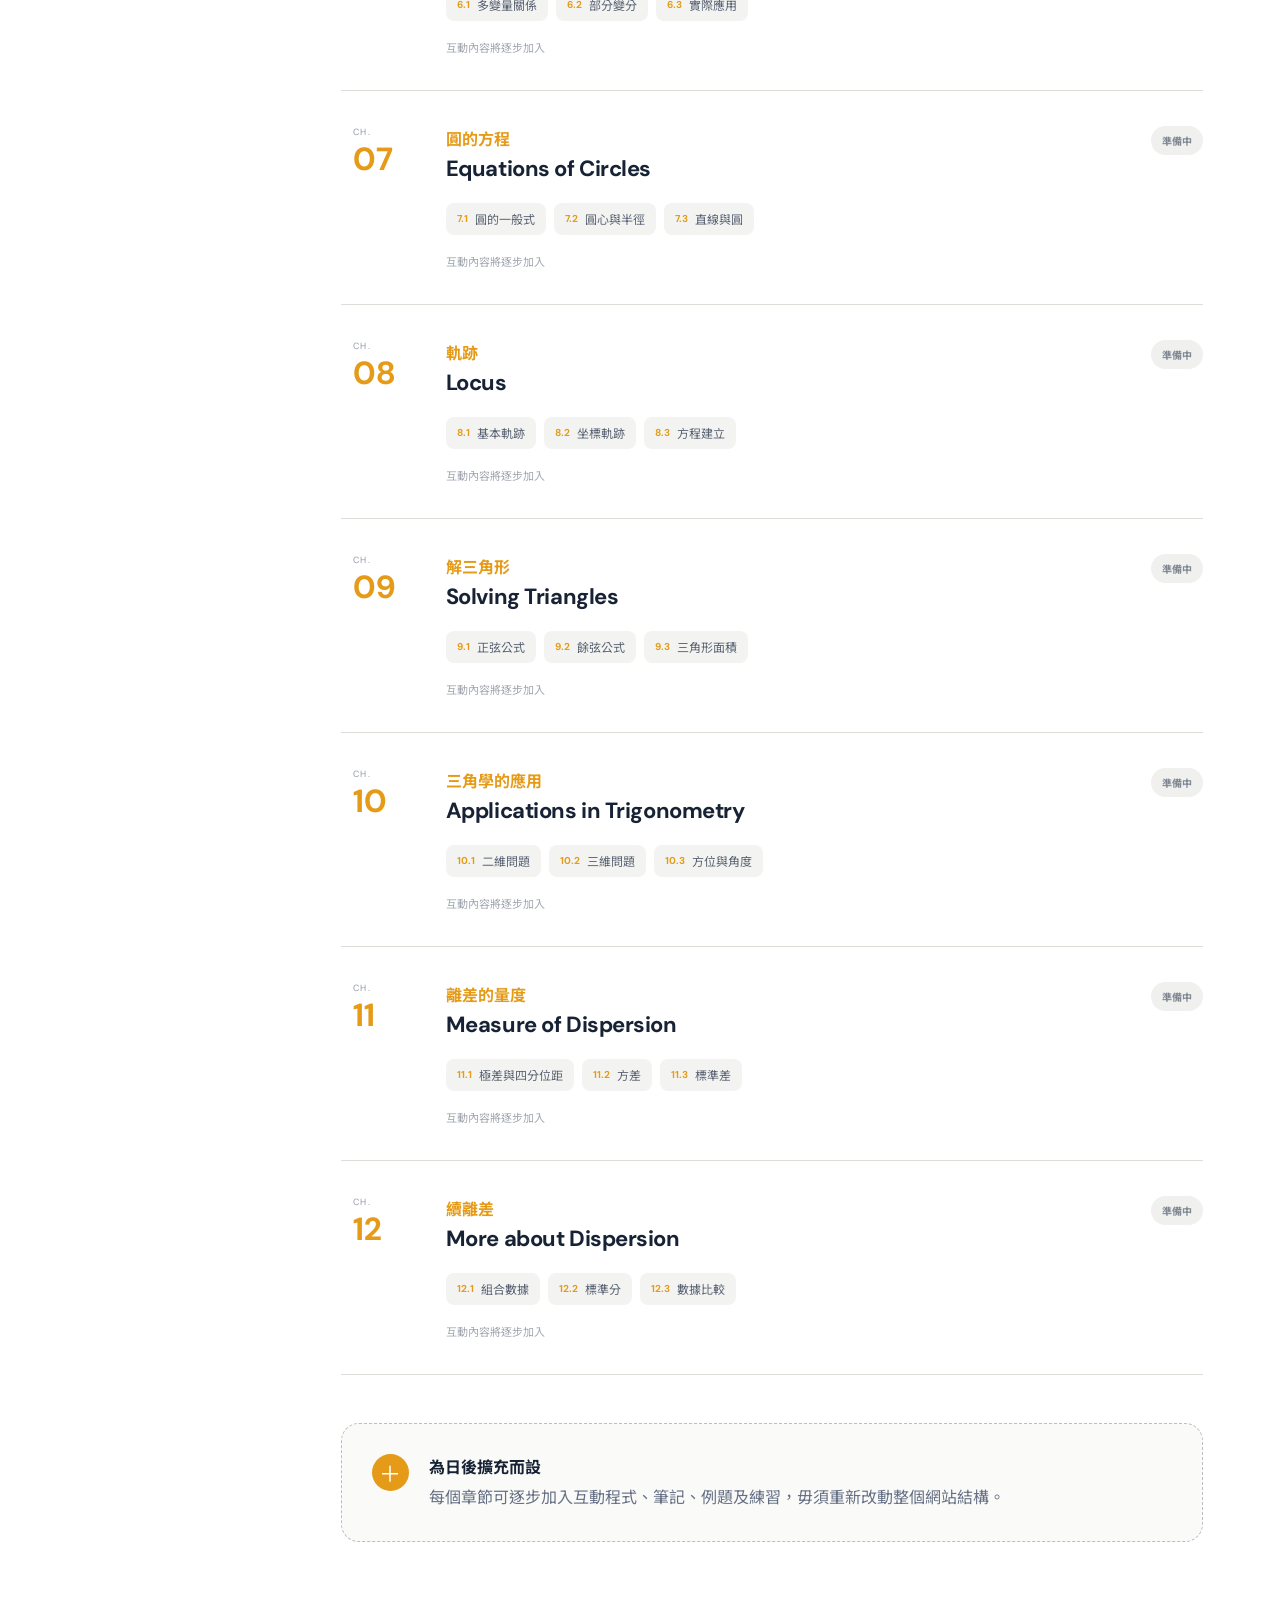
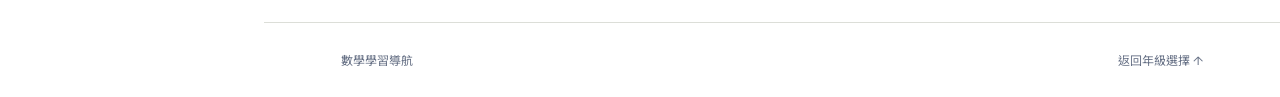
<file: forms/s5.html>
<!doctype html><html lang="zh-Hant"><head><meta charset="utf-8"><meta name="viewport" content="width=device-width,initial-scale=1"><title>S5｜數學學習導航</title><link rel="stylesheet" href="../assets/styles.css"></head><body class="form-page" data-level="s5"><div id="site-shell"></div><script src="../assets/curriculum.js"></script><script src="../assets/app.js"></script></body></html>
</file>
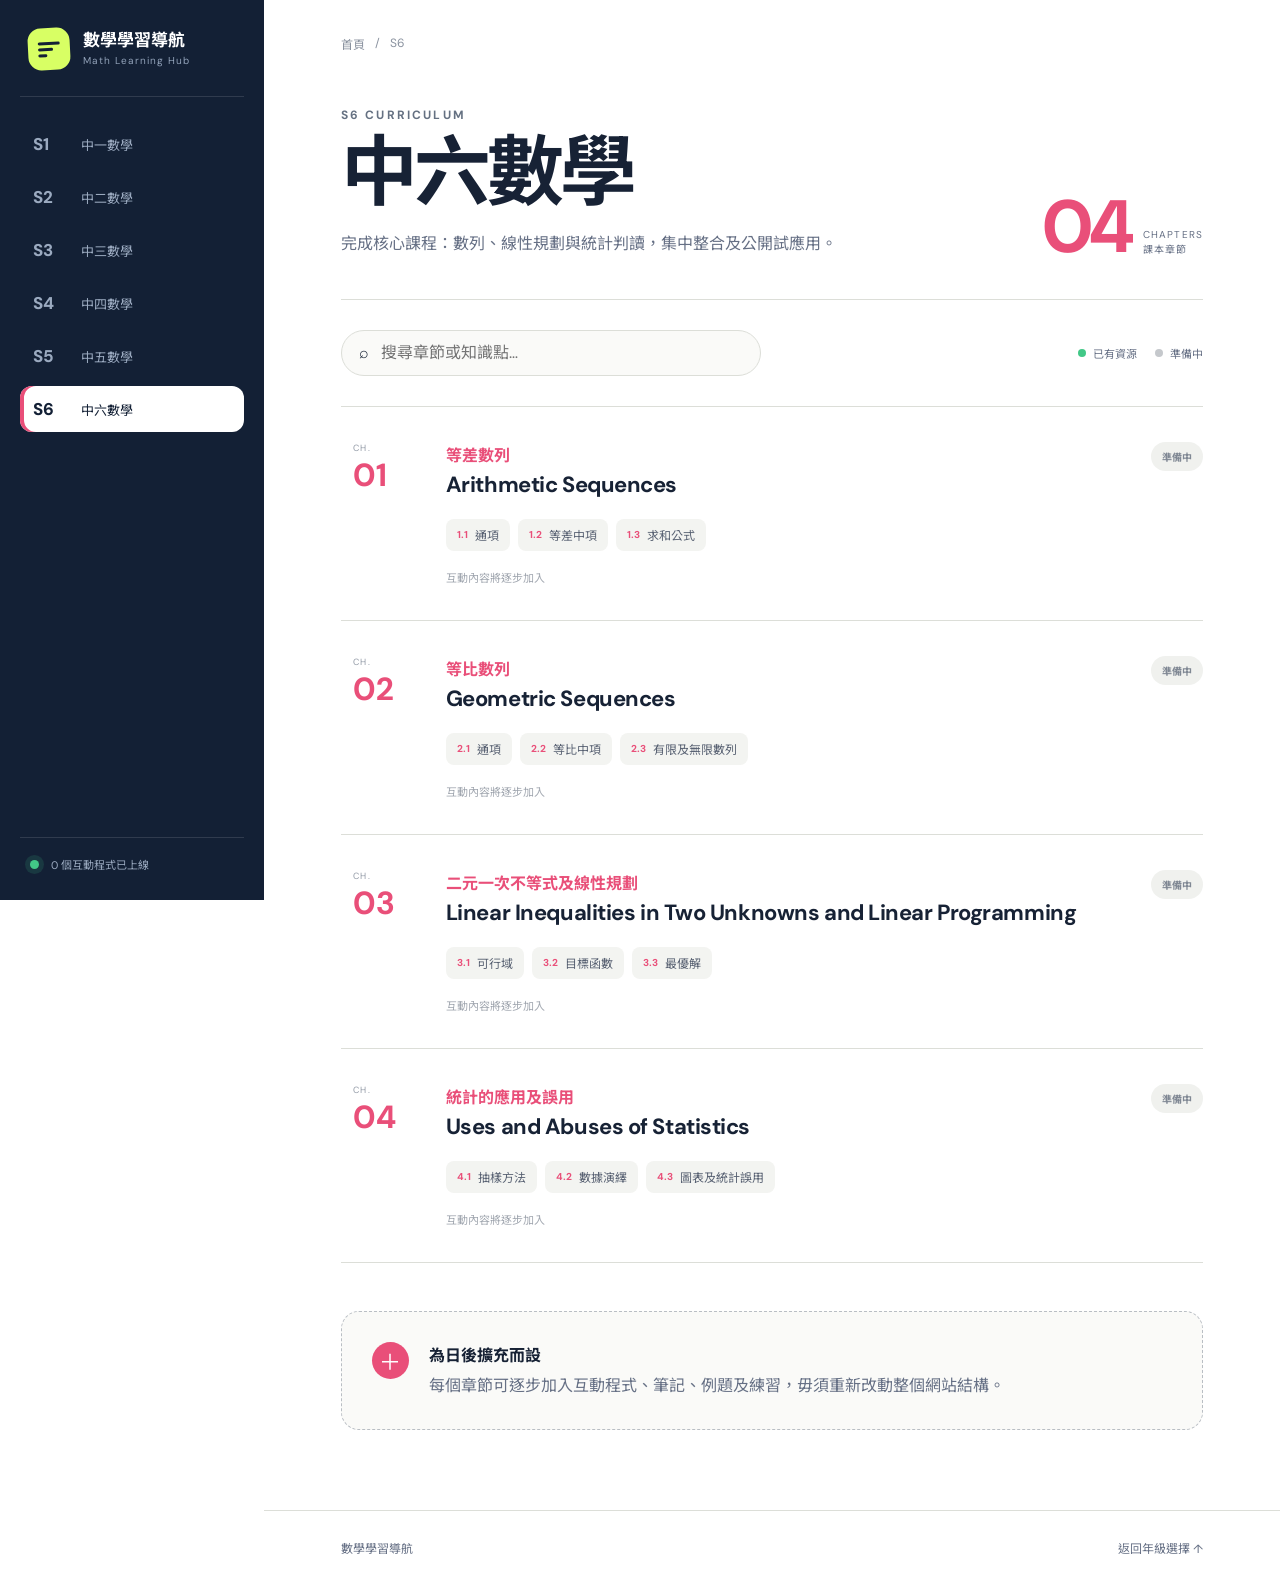
<file: forms/s6.html>
<!doctype html><html lang="zh-Hant"><head><meta charset="utf-8"><meta name="viewport" content="width=device-width,initial-scale=1"><title>S6｜數學學習導航</title><link rel="stylesheet" href="../assets/styles.css"></head><body class="form-page" data-level="s6"><div id="site-shell"></div><script src="../assets/curriculum.js"></script><script src="../assets/app.js"></script></body></html>
</file>
<file: assets/styles.css>
@import url('https://fonts.googleapis.com/css2?family=DM+Sans:wght@400;500;600;700&family=Noto+Sans+TC:wght@400;500;600;700;800&display=swap');

:root{--ink:#172235;--muted:#667085;--paper:#f7f6f1;--white:#fff;--line:#dcded8;--navy:#132035;--lime:#d8ff64;--shadow:0 18px 45px rgba(20,32,53,.08)}
*{box-sizing:border-box}html{scroll-behavior:smooth}body{margin:0;color:var(--ink);background:var(--paper);font-family:"DM Sans","Noto Sans TC",sans-serif}a{color:inherit;text-decoration:none}button,input{font:inherit}.eyebrow{margin:0 0 12px;font-size:12px;font-weight:700;letter-spacing:.18em;color:#657182}.status-dot{width:9px;height:9px;border-radius:50%;background:#42c887;box-shadow:0 0 0 5px rgba(66,200,135,.14)}

.topbar{height:82px;display:flex;align-items:center;justify-content:space-between;padding:0 clamp(22px,5vw,72px);border-bottom:1px solid var(--line);background:rgba(247,246,241,.88);backdrop-filter:blur(12px);position:relative;z-index:10}.brand{display:flex;align-items:center;gap:13px}.brand strong{display:block;font-size:17px;line-height:1.1}.brand small{display:block;margin-top:4px;font-size:10px;letter-spacing:.1em;color:var(--muted)}.brand-mark{position:relative;width:42px;height:42px;border-radius:13px;background:var(--navy);display:grid;place-content:center;gap:3px;transform:rotate(-3deg)}.brand-mark i{display:block;height:3px;border-radius:3px;background:var(--lime)}.brand-mark i:nth-child(1){width:22px}.brand-mark i:nth-child(2){width:15px}.brand-mark i:nth-child(3){width:9px}.topbar-note{font-size:13px;color:var(--muted)}

.hero{min-height:610px;display:grid;grid-template-columns:minmax(0,1.05fr) minmax(380px,.95fr);align-items:center;gap:6vw;padding:70px clamp(22px,7vw,110px) 80px;overflow:hidden}.hero-copy h1{font-size:clamp(50px,6vw,88px);letter-spacing:-.055em;line-height:.98;margin:0 0 28px;max-width:760px}.hero-copy h1 span{color:#496079}.hero-lead{max-width:620px;font-size:17px;line-height:1.85;color:var(--muted);margin:0 0 32px}.primary-button,.outline-button,.chapter-button{display:inline-flex;align-items:center;justify-content:space-between;gap:25px;border-radius:99px;font-weight:700;transition:.25s ease}.primary-button{padding:16px 22px 16px 25px;background:var(--navy);color:#fff;box-shadow:0 12px 24px rgba(19,32,53,.18)}.primary-button span{display:grid;place-items:center;width:28px;height:28px;border-radius:50%;background:var(--lime);color:var(--navy)}.primary-button:hover{transform:translateY(-3px)}.hero-visual{height:460px;position:relative;display:grid;place-items:center}.core-disc{width:190px;height:190px;border-radius:50%;display:flex;align-items:center;justify-content:center;gap:16px;background:var(--navy);color:white;box-shadow:0 30px 70px rgba(19,32,53,.25);font-size:32px;font-weight:800;position:relative;z-index:2}.core-disc b{color:var(--lime)}.orbit{position:absolute;border:1px solid #a8ada7;border-radius:50%;transform:rotate(-18deg)}.orbit-one{width:380px;height:230px}.orbit-two{width:530px;height:330px;border-style:dashed}.formula{position:absolute;padding:12px 17px;border:1px solid var(--line);background:#fff;border-radius:12px;box-shadow:var(--shadow);font-family:Georgia,serif;font-style:italic}.formula-a{top:36px;left:8%}.formula-b{right:5%;top:35%}.formula-c{bottom:32px;left:16%}

.form-section{padding:85px clamp(22px,7vw,110px);background:#fff}.section-heading{display:flex;align-items:end;justify-content:space-between;gap:30px;margin-bottom:42px}.section-heading h2{margin:0;font-size:42px;letter-spacing:-.035em}.section-heading>p{max-width:460px;color:var(--muted);line-height:1.7}.form-grid{display:grid;grid-template-columns:repeat(3,1fr);border-top:1px solid var(--line);border-left:1px solid var(--line)}.form-card{position:relative;min-height:230px;padding:28px;display:flex;align-items:flex-end;border-right:1px solid var(--line);border-bottom:1px solid var(--line);background:#fff;overflow:hidden;animation:rise .55s both;animation-delay:var(--delay)}.form-card::before{content:"";position:absolute;inset:auto -20% -70% auto;width:210px;height:210px;border-radius:50%;background:var(--accent);opacity:.1;transition:.25s}.form-card:hover::before{transform:scale(1.35);opacity:.2}.form-card:hover .card-arrow{transform:translate(4px,-4px);background:var(--accent)}.form-number{position:absolute;top:24px;left:28px;color:#a0a7b0;font-size:12px;font-weight:700;letter-spacing:.12em}.form-card strong{font-size:50px;line-height:1;color:var(--accent)}.form-card h3{margin:8px 0 4px;font-size:19px}.form-card p{margin:0;color:var(--muted);font-size:13px}.card-arrow{position:absolute;top:22px;right:22px;width:34px;height:34px;border-radius:50%;display:grid;place-items:center;background:#f0f1ed;transition:.25s}.now-section{margin:70px clamp(22px,7vw,110px);padding:48px;display:grid;grid-template-columns:1.1fr 1fr auto;gap:44px;align-items:center;background:var(--navy);color:#fff;border-radius:28px}.now-section .status-dot{display:inline-block;margin-bottom:20px}.now-section .eyebrow{color:#9eb0c7}.now-section h2{font-size:30px;margin:0}.now-section>p{color:#b9c4d3;line-height:1.7}.outline-button{border:1px solid #536075;padding:14px 19px;white-space:nowrap}.outline-button:hover{border-color:var(--lime);color:var(--lime)}footer{display:flex;justify-content:space-between;padding:28px clamp(22px,7vw,110px);border-top:1px solid var(--line);color:var(--muted);font-size:12px}

/* Curriculum pages */
.form-page{background:#fff}.sidebar{position:fixed;inset:0 auto 0 0;width:264px;padding:28px 20px;background:var(--navy);color:white;display:flex;flex-direction:column;z-index:50}.sidebar-brand{padding:0 8px 26px;border-bottom:1px solid rgba(255,255,255,.12)}.sidebar-brand .brand-mark{background:var(--lime)}.sidebar-brand .brand-mark i{background:var(--navy)}.sidebar-brand small{color:#92a2b9}.sidebar nav{margin-top:24px;display:grid;gap:7px}.level-link{display:grid;grid-template-columns:48px 1fr;align-items:center;padding:12px 13px;border-radius:12px;color:#9baac0;transition:.2s}.level-link span{font-size:17px;font-weight:800}.level-link small{font-size:13px}.level-link:hover{background:rgba(255,255,255,.06);color:#fff}.level-link.active{background:#fff;color:var(--navy);box-shadow:inset 4px 0 0 var(--accent)}.sidebar-footer{margin-top:auto;display:flex;align-items:center;gap:12px;padding:18px 10px 0;border-top:1px solid rgba(255,255,255,.12);font-size:11px;color:#9baac0}.page-wrap{margin-left:264px;min-height:100vh}.mobile-header{display:none}.curriculum-main{padding:35px clamp(34px,6vw,92px) 80px;max-width:1440px;margin:auto}.breadcrumb{display:flex;gap:10px;color:#8a929f;font-size:12px;margin-bottom:54px}.breadcrumb a:hover{color:var(--accent)}.form-hero{display:flex;justify-content:space-between;align-items:end;gap:30px;padding-bottom:42px;border-bottom:1px solid var(--line)}.form-hero h1{font-size:clamp(46px,6vw,80px);line-height:1;margin:0 0 18px;letter-spacing:-.05em}.form-hero>div>p:last-child{margin:0;max-width:650px;color:var(--muted);line-height:1.7}.chapter-total{display:flex;align-items:end;gap:12px}.chapter-total strong{font-size:74px;line-height:.8;color:var(--accent);letter-spacing:-.06em}.chapter-total span{font-size:10px;line-height:1.5;letter-spacing:.12em;color:var(--muted)}.toolbar{display:flex;align-items:center;justify-content:space-between;gap:20px;margin:30px 0}.search-box{height:46px;width:min(420px,100%);display:flex;align-items:center;gap:10px;border:1px solid var(--line);border-radius:99px;padding:0 17px;background:#fafaf8}.search-box input{width:100%;border:0;outline:0;background:transparent;color:var(--ink)}.legend{display:flex;gap:18px;font-size:11px;color:var(--muted)}.legend span{display:flex;align-items:center;gap:7px}.legend i{width:8px;height:8px;border-radius:50%;background:#c5c8cc}.legend i.live{background:#42c887}.chapter-list{border-top:1px solid var(--line)}.chapter-card{display:grid;grid-template-columns:105px 1fr;border-bottom:1px solid var(--line);padding:35px 0;transition:.25s}.chapter-card:hover{background:#fafaf7}.chapter-card[hidden]{display:none}.chapter-card.is-live{margin:18px 0;border:0;border-radius:22px;padding:34px;background:linear-gradient(120deg,#f1faec 0%,#fbfff9 68%);box-shadow:inset 0 0 0 1px #d3e7ce}.chapter-card.is-live:hover{transform:translateY(-2px);box-shadow:inset 0 0 0 1px #c4dbbd,var(--shadow)}.chapter-index{padding-left:12px;color:#929aa6}.chapter-index span{display:block;font-size:9px;letter-spacing:.16em}.chapter-index strong{font-size:32px;color:var(--accent)}.chapter-heading{display:flex;justify-content:space-between;gap:20px}.chapter-heading p{margin:0 0 4px;font-weight:700;color:var(--accent)}.chapter-heading h2{font-size:22px;margin:0;letter-spacing:-.02em}.available-tag,.coming-tag{height:max-content;padding:7px 11px;border-radius:99px;font-size:10px;font-weight:700;white-space:nowrap}.available-tag{background:#dbf8e8;color:#197d4c}.coming-tag{background:#f0f1ee;color:#808894}.knowledge-points{display:flex;flex-wrap:wrap;gap:8px;margin-top:20px}.knowledge-points span{padding:7px 11px;border-radius:8px;background:#f3f4f1;color:#596273;font-size:12px}.is-live .knowledge-points span{background:#fff}.chapter-button{margin-top:24px;padding:12px 16px 12px 18px;background:var(--navy);color:#fff;font-size:12px}.chapter-button:hover{background:#263853}.coming-copy{margin:18px 0 0;color:#a0a6af;font-size:11px}.empty-state{padding:50px;text-align:center;color:var(--muted)}.roadmap-note{margin-top:48px;padding:30px;display:flex;gap:20px;border:1px dashed #b9bec4;border-radius:18px;background:#fafaf8}.roadmap-note>span{width:37px;height:37px;border-radius:50%;display:grid;place-items:center;background:var(--accent);color:white;font-size:22px}.roadmap-note p{margin:6px 0 0;color:var(--muted);line-height:1.7}.page-footer{margin-left:0;padding-left:clamp(34px,6vw,92px);padding-right:clamp(34px,6vw,92px)}.page-footer a:hover{color:var(--ink)}.scrim{display:none}

@keyframes rise{from{opacity:0;transform:translateY(16px)}to{opacity:1;transform:none}}
@media (max-width:980px){.hero{grid-template-columns:1fr;min-height:auto}.hero-visual{height:350px}.form-grid{grid-template-columns:repeat(2,1fr)}.now-section{grid-template-columns:1fr 1fr}.now-section .outline-button{grid-column:1/-1;width:max-content}.sidebar{transform:translateX(-100%);transition:.25s}.page-wrap{margin-left:0}.mobile-header{height:64px;display:flex;align-items:center;justify-content:space-between;padding:0 20px;border-bottom:1px solid var(--line);position:sticky;top:0;background:rgba(255,255,255,.94);backdrop-filter:blur(12px);z-index:40}.menu-button{border:0;background:none;font-size:22px}.mobile-header a{font-weight:700}.mobile-header span{font-size:12px;color:var(--muted)}.menu-open .sidebar{transform:none}.scrim{position:fixed;inset:0;border:0;background:rgba(13,24,40,.44);z-index:45}.menu-open .scrim{display:block}.curriculum-main{padding-top:28px}.breadcrumb{margin-bottom:35px}}
@media (max-width:650px){.topbar-note{display:none}.hero{padding-top:48px}.hero-copy h1{font-size:48px}.hero-visual{height:280px}.core-disc{width:140px;height:140px;font-size:24px}.orbit-one{width:280px;height:170px}.orbit-two{width:370px;height:220px}.formula{font-size:12px}.form-grid{grid-template-columns:1fr}.form-card{min-height:180px}.section-heading{display:block}.section-heading>p{margin-top:14px}.now-section{margin:40px 18px;padding:30px;grid-template-columns:1fr;gap:18px}.now-section .outline-button{grid-column:auto}.form-hero{display:block}.chapter-total{margin-top:35px}.toolbar{align-items:stretch;flex-direction:column}.legend{padding-left:10px}.chapter-card{grid-template-columns:55px 1fr;padding:28px 0}.chapter-card.is-live{padding:26px 18px;margin-left:-10px;margin-right:-10px}.chapter-index{padding-left:0}.chapter-index strong{font-size:23px}.chapter-heading{display:block}.chapter-heading h2{font-size:18px}.available-tag,.coming-tag{display:inline-block;margin-top:12px}.knowledge-points{margin-top:15px}.page-footer{display:block}.page-footer a{display:block;margin-top:8px}}
@media (prefers-reduced-motion:reduce){*{scroll-behavior:auto!important;animation:none!important;transition:none!important}}

/* Expandable two-level curriculum menu */
.form-accordion{border-top:1px solid var(--line)}
.form-accordion-item{border-bottom:1px solid var(--line);animation:rise .5s both;animation-delay:var(--delay)}
.form-summary{width:100%;border:0;background:#fff;padding:22px 10px;display:grid;grid-template-columns:52px 1fr 42px;align-items:center;gap:18px;text-align:left;color:var(--ink);cursor:pointer}
.form-summary:hover{background:#fafaf7}
.form-summary .form-number{position:static;color:#9da4ad;font-size:11px;letter-spacing:.13em}
.summary-title{display:flex;align-items:center;gap:22px}
.summary-title>strong{width:84px;font-size:36px;line-height:1;color:var(--accent)}
.summary-title>span{display:grid;gap:4px}
.summary-title b{font-size:18px}.summary-title small{font-size:11px;font-weight:500;color:var(--muted)}
.expand-icon{width:36px;height:36px;display:grid;place-items:center;border-radius:50%;background:#f0f1ed;font-size:20px;transition:.25s}
.form-summary[aria-expanded="true"] .expand-icon{background:var(--accent);color:#fff;transform:rotate(45deg)}
.form-panel{padding:0 10px 30px 122px;background:#fff}.form-panel[hidden]{display:none}
.panel-head{display:flex;justify-content:space-between;align-items:center;gap:25px;margin-bottom:18px;padding-top:4px}
.panel-head p{margin:0;color:var(--muted);font-size:13px}.panel-head a{font-size:12px;font-weight:700;color:var(--accent);white-space:nowrap}
.quick-chapters{display:grid;grid-template-columns:repeat(2,minmax(0,1fr));border-top:1px solid var(--line);border-left:1px solid var(--line)}
.quick-chapter{position:relative;display:grid;grid-template-columns:31px 1fr auto;gap:12px;min-height:128px;padding:18px;border-right:1px solid var(--line);border-bottom:1px solid var(--line);background:#fcfcfa}
.quick-chapter.has-resource{background:#f1faec}.quick-index{font-size:11px;font-weight:700;color:var(--accent)}
.quick-chapter strong{display:block;font-size:14px}.quick-chapter small{display:block;margin:3px 0 12px;color:#78818d;font-size:10px}
.quick-chapter p{margin:0;color:#5e6877;font-size:11px;line-height:1.65}
.quick-chapter>a{height:max-content;padding:6px 9px;border-radius:99px;background:var(--navy);color:white;font-size:10px;font-weight:700}
@media (max-width:980px){.quick-chapters{grid-template-columns:1fr}}
@media (max-width:650px){.form-summary{grid-template-columns:30px 1fr 34px;padding:18px 2px;gap:10px}.summary-title{gap:12px}.summary-title>strong{width:45px;font-size:26px}.summary-title b{font-size:15px}.form-panel{padding:0 0 24px}.panel-head{align-items:flex-start;flex-direction:column;gap:10px}.quick-chapter{grid-template-columns:27px 1fr;min-height:118px;padding:15px 12px}.quick-chapter>a{grid-column:2;margin-top:5px;width:max-content}}

/* Three-level menu: Form > Chapter > Section */
.global-search{height:52px;max-width:620px;margin:-12px 0 30px;display:flex;align-items:center;gap:12px;border:1px solid var(--line);border-radius:99px;padding:0 20px;background:#fafaf8;box-shadow:0 8px 25px rgba(20,32,53,.04)}
.global-search:focus-within{border-color:#8190a2;box-shadow:0 0 0 4px rgba(73,96,121,.09)}
.global-search input{width:100%;border:0;outline:0;background:transparent;color:var(--ink)}
.quick-chapter{display:block;min-height:0;padding:0}.quick-chapter[hidden]{display:none}
.quick-chapter summary{list-style:none;display:grid;grid-template-columns:31px 1fr 28px;gap:12px;align-items:start;padding:18px;cursor:pointer}
.quick-chapter summary::-webkit-details-marker{display:none}.quick-chapter summary:hover{background:rgba(23,34,53,.025)}
.quick-chapter summary strong{font-size:14px}.quick-chapter summary small{margin-bottom:0}
.chapter-expand{width:26px;height:26px;display:grid;place-items:center;border-radius:50%;background:#eef0ec;color:#6f7883;transition:.2s}
.quick-chapter[open] .chapter-expand{transform:rotate(180deg);background:var(--accent);color:#fff}
.section-menu{border-top:1px solid var(--line);background:#fff;padding:6px 12px 12px}
.section-row{display:grid;grid-template-columns:42px 1fr auto;align-items:center;gap:10px;min-height:40px;padding:6px 8px;border-bottom:1px dashed #e2e4df;font-size:11px}
.section-row:last-child{border-bottom:0}.section-row>span{font-weight:800;color:var(--accent)}.section-row>b{font-weight:600}.section-row>em{font-style:normal;color:#a0a6af;font-size:9px}
.section-row.section-live{margin-top:3px;border-radius:8px;background:#e6f7e9;border-bottom:0}.section-row.section-live>em{color:#197d4c;font-weight:700}
.knowledge-points span{display:inline-flex;align-items:center;gap:7px}.knowledge-points span b{color:var(--accent);font-size:10px}
.knowledge-points a{display:inline-flex;align-items:center;gap:7px;padding:7px 11px;border:1px solid #cfe5c9;border-radius:8px;background:#fff;color:#197d4c;font-size:12px;font-weight:700;transition:.2s}.knowledge-points a:hover{transform:translateY(-2px);box-shadow:0 7px 16px rgba(25,125,76,.12)}.knowledge-points a b{color:var(--accent);font-size:10px}.knowledge-points a em{font-style:normal}
@media (max-width:650px){.global-search{margin-top:0}.quick-chapter{padding:0}.quick-chapter summary{grid-template-columns:27px 1fr 27px;padding:15px 12px}.section-row{grid-template-columns:36px 1fr}.section-row>em{grid-column:2}.quick-chapter>a{grid-column:auto;margin-top:0}}
</file>
<file: labs/s2/ch08-inequality/styles.css>
:root{font-family:ui-sans-serif,-apple-system,BlinkMacSystemFont,"PingFang TC","Microsoft JhengHei",sans-serif;color:#17233f;background:#f3f5f8;font-size:16px;--navy:#17233f;--blue:#2962ff;--cyan:#28a9c7;--gold:#f2b84b;--coral:#ef735f;--green:#159b75;--line:#d9e0ea;--muted:#64738b}
*{box-sizing:border-box}[hidden]{display:none!important}html,body{margin:0;min-height:100%;overflow-x:hidden}button,input{font:inherit}button{cursor:pointer}button:focus-visible,input:focus-visible{outline:3px solid var(--gold);outline-offset:3px}.shell{max-width:1460px;margin:auto;padding:18px clamp(12px,2.3vw,34px) 30px}.mast{display:flex;align-items:center;gap:16px;flex-wrap:wrap;padding:5px 4px 17px}.brand{display:flex;align-items:center;gap:12px}.brandmark{display:grid;place-items:center;width:50px;height:50px;border-radius:16px;background:var(--navy);color:#ffe09b;font-size:28px;font-weight:900;box-shadow:0 9px 24px #17233f24}.brand small{display:block;color:#60708a;letter-spacing:.1em;font-weight:900;font-size:.73rem}.brand h1{margin:2px 0 0;font-size:clamp(1.25rem,2.3vw,1.85rem)}.mast-note{color:#5e6d83;font-weight:800;margin:0 auto}.home-link{display:flex;align-items:center;gap:8px;color:var(--navy);text-decoration:none;border:1px solid var(--line);background:#fff;border-radius:14px;padding:8px 12px;min-height:50px;font-size:.86rem;font-weight:900}.home-link small{display:block;color:#718096;font-size:.71rem;margin-top:2px}.language{display:flex;background:#e3e8f1;border-radius:13px;padding:4px}.language button{border:0;background:transparent;color:#52627b;border-radius:9px;min-height:42px;padding:5px 10px;font-weight:850}.language button.active{background:#fff;color:var(--blue);box-shadow:0 3px 12px #17233f18}
.dual-en{display:block;color:#6c7b91;font-size:.74em;font-weight:650;line-height:1.25;margin-top:3px}.brand h1 .dual-en{font-size:.62em}.tabs .dual-en{font-size:.72em}.primary .dual-en,.example-pick button.active .dual-en,.level-tabs button.active .dual-en{color:#dfe8ff}
.tabs{display:grid;grid-template-columns:repeat(4,1fr);gap:7px;padding:6px;background:#e2e7ef;border-radius:18px;margin-bottom:16px}.tabs button{border:0;background:transparent;border-radius:13px;min-height:58px;color:#586981;font-weight:850;display:flex;gap:10px;align-items:center;justify-content:center}.tabs button>span{display:grid;place-items:center;width:29px;height:29px;flex:0 0 29px;border-radius:9px;background:#cfd7e4;color:#586981;font-size:.77rem}.tabs button.active{background:#fff;color:var(--navy);box-shadow:0 5px 16px #17233f13}.tabs button.active>span{background:var(--blue);color:#fff}.module{display:none}.module.active{display:block}.module-head{display:flex;align-items:flex-end;justify-content:space-between;gap:24px;margin:20px 5px 14px}.module-head h2{margin:4px 0 0;font-size:clamp(1.35rem,2.5vw,2rem)}.module-head>p{max-width:520px;color:var(--muted);line-height:1.5;margin:0;text-align:right}.eyebrow,.teacher-label{color:var(--blue);font-size:.76rem;letter-spacing:.11em;font-weight:950}.lesson-grid,.property-layout,.challenge-grid{display:grid;grid-template-columns:minmax(0,1.65fr) minmax(330px,.75fr);gap:15px}.stage-card,.teacher-card,.question-card{background:#fff;border:1px solid #dee4ed;border-radius:24px;box-shadow:0 12px 34px #17233f0a}.stage-card{padding:20px;min-width:0}.teacher-card{padding:22px;display:flex;flex-direction:column;gap:16px}.teacher-card h3{font-size:1.12rem;line-height:1.55;margin:0}.teacher-explain,.tip{color:var(--muted);line-height:1.6;margin:0}.equation-display{display:flex;align-items:center;justify-content:space-between;gap:20px;margin-bottom:4px}.equation-display span{font-family:Georgia,"Times New Roman",serif;font-size:clamp(1.8rem,4vw,3.1rem);font-weight:700}.equation-display strong{border-radius:999px;padding:9px 16px;background:#e2f6ef;color:#087355}.equation-display strong.false{background:#fff0ec;color:#b54b37}.number-line{width:100%;height:auto;display:block;min-height:240px;border-radius:18px;background:#f8fafc;border:1px solid #e2e7ee}.number-line.tall{min-height:330px}.number-line.compact{min-height:190px}.number-line text{font-family:ui-sans-serif,-apple-system,"PingFang TC","Microsoft JhengHei",sans-serif}.slider-card{display:grid;gap:8px;margin-top:13px;background:#edf1f7;border-radius:15px;padding:13px 16px}.slider-card span,.property-controls label span{display:flex;justify-content:space-between;font-weight:850;color:#465875}.slider-card output,.property-controls output{color:var(--blue);font-size:1.12rem}.slider-card input,.property-controls input{width:100%;height:34px;accent-color:var(--blue)}.comparison{display:grid;grid-template-columns:1fr 1fr;gap:9px}.comparison div{border:1.5px solid #dfe5ee;border-radius:15px;padding:13px;display:grid;gap:7px;color:#60708a}.comparison div.active{border-color:#8aacf9;background:#f1f5ff;color:var(--navy)}.comparison small{font-weight:850}.comparison b{font-family:Georgia,"Times New Roman",serif;font-size:1.15rem}.comparison span{font-weight:900;color:var(--blue)}.primary,.secondary,.danger-soft{border:0;border-radius:12px;min-height:48px;padding:10px 15px;font-weight:900}.primary{background:var(--blue);color:#fff}.secondary{background:#e9edf4;color:#34465f}.danger-soft{background:#fff0ec;color:#a74433}.tip{padding:12px 13px;border-left:4px solid var(--gold);background:#fff8e9;border-radius:0 12px 12px 0}
.property-stage{padding-top:14px}.operation-switch{display:flex;gap:6px;width:max-content;max-width:100%;background:#e7ebf2;border-radius:13px;padding:5px;margin-bottom:12px}.operation-switch button{border:0;background:transparent;border-radius:9px;min-height:43px;padding:8px 15px;color:#586981;font-weight:900}.operation-switch button.active{background:#fff;color:var(--blue);box-shadow:0 3px 11px #17233f13}.transform-equation{font-family:Georgia,"Times New Roman",serif;font-size:clamp(1.55rem,3.4vw,2.6rem);font-weight:700;text-align:center;padding:8px;min-height:65px}.property-controls{display:grid;grid-template-columns:repeat(3,1fr);gap:9px;margin-top:12px}.property-controls label{display:grid;gap:5px;padding:10px 12px;background:#edf1f7;border-radius:13px}.property-controls label.accent{background:#fff5df}.property-controls label.accent input{accent-color:#d89716}.rule-status{border-radius:16px;padding:15px;background:#eef3ff;color:#254b9f;line-height:1.55;font-weight:800}.rule-status strong{display:block;font-size:1.12rem;margin-bottom:5px}.contrast-buttons{display:grid;grid-template-columns:repeat(3,1fr);gap:7px}.contrast-buttons button{min-height:44px;border:1.5px solid #d8e0ea;background:#fff;border-radius:11px;color:#43546d;font-weight:900}.contrast-buttons button:hover{border-color:var(--blue);color:var(--blue)}.mistake-box{display:flex;gap:12px;align-items:flex-start;padding-top:14px;border-top:1px solid #e3e7ed}.mistake-box p{font-size:.86rem;color:var(--muted);line-height:1.45;margin:4px 0 0}.switch input{position:absolute;opacity:0}.switch span{display:block;width:45px;height:25px;border-radius:20px;background:#cad3df;position:relative}.switch span:after{content:"";position:absolute;width:19px;height:19px;background:#fff;border-radius:50%;left:3px;top:3px;box-shadow:0 2px 6px #17233f33;transition:.2s}.switch input:checked+span{background:var(--coral)}.switch input:checked+span:after{transform:translateX(20px)}.feedback{border-radius:14px;padding:13px 14px;line-height:1.55;background:#edf1f6;color:#495b73}.feedback.good{background:#e3f6ef;color:#087153}.feedback.bad{background:#fff0ec;color:#9f402f}.feedback.neutral{min-height:100px}
.example-pick{display:flex;gap:7px;overflow-x:auto;padding:0 2px 12px}.example-pick button{border:1.5px solid #d9e0ea;background:#fff;color:#4c5d75;border-radius:12px;min-height:48px;padding:9px 15px;font-weight:850;white-space:nowrap}.example-pick button.active{background:var(--navy);border-color:var(--navy);color:#fff}.solver-stage{display:flex;flex-direction:column;gap:13px}.step-counter{display:flex;justify-content:space-between;color:#68768b;font-size:.84rem;font-weight:850}.solver-expression{display:grid;place-items:center;min-height:125px;background:#f7f9fc;border:1px solid #e0e6ee;border-radius:17px;font-family:Georgia,"Times New Roman",serif;font-size:clamp(1.8rem,4vw,3rem);font-weight:700;text-align:center;padding:16px}.operation-card{text-align:center;min-height:48px;border-radius:13px;background:#fff5df;color:#75530d;padding:12px;font-weight:900}.step-controls{display:flex;gap:8px;justify-content:center}.step-controls button{min-width:115px}.ask-box{background:#f0f5ff;border-left:4px solid var(--blue);padding:13px 14px;border-radius:0 12px 12px 0}.ask-box small{color:#516da9;font-weight:900}.ask-box p{margin:6px 0 0;line-height:1.5;font-weight:800}
.score{display:flex;align-items:center;gap:9px;background:#fff;border:1px solid var(--line);border-radius:14px;padding:9px 13px;color:#68778c;font-size:.85rem}.score b{color:var(--navy);font-size:1.2rem;margin-right:7px}.level-tabs{display:flex;gap:7px;margin:4px 0 13px}.level-tabs button{border:1.5px solid #d7dfe9;background:#fff;border-radius:12px;min-height:46px;padding:8px 18px;color:#51627a;font-weight:900}.level-tabs button.active{background:var(--navy);border-color:var(--navy);color:#fff}.question-card{padding:22px}.question-meta{display:flex;gap:7px;margin-bottom:12px}.question-meta span{background:#e8edf5;color:#465a75;border-radius:999px;padding:5px 10px;font-size:.78rem;font-weight:900}.question-card h3{font-family:Georgia,"Times New Roman",serif;font-size:clamp(1.3rem,2.5vw,1.8rem);line-height:1.45;margin:0 0 13px}.options{display:grid;grid-template-columns:1fr 1fr;gap:9px;margin-top:13px}.option{border:1.5px solid #d9e0ea;background:#fff;border-radius:12px;min-height:55px;padding:11px 14px;text-align:left;color:var(--navy);font-weight:900}.option:hover,.option.selected{border-color:var(--blue);background:#f0f4ff}.option.correct{border-color:var(--green);background:#e2f6ef}.option.wrong{border-color:var(--coral);background:#fff0ec}.challenge-actions{display:flex;gap:8px;justify-content:flex-end;margin-top:14px}.practice-side{justify-content:flex-start}.diagnostic-list{display:grid;grid-template-columns:1fr 1fr;gap:8px}.diagnostic-list span{border-radius:11px;background:#f1f4f8;padding:9px;color:#5c6d84;font-size:.83rem;font-weight:800}footer{padding:20px 5px 5px;color:#758399;font-size:.78rem}
@media(max-width:950px){.lesson-grid,.property-layout,.challenge-grid{grid-template-columns:1fr}.mast-note{display:none}.module-head{align-items:flex-start}.module-head>p{text-align:left}.teacher-card{display:grid;grid-template-columns:1fr 1fr;align-items:start}.teacher-card>*{min-width:0}.teacher-card>.teacher-label,.teacher-card>.rule-status,.teacher-card>.mistake-box,.teacher-card>.feedback,.teacher-card>.danger-soft{grid-column:1/-1}}
@media(max-width:700px){.shell{padding:12px 10px 22px}.home-link{order:3}.language{width:100%}.language button{flex:1}.tabs{grid-template-columns:1fr 1fr}.tabs button{justify-content:flex-start;padding:8px}.module-head{display:block}.module-head>p{margin-top:8px}.stage-card,.teacher-card,.question-card{border-radius:18px;padding:15px}.teacher-card{display:flex}.property-controls{grid-template-columns:1fr}.number-line.tall{min-height:280px}.options{grid-template-columns:1fr}.step-controls{display:grid;grid-template-columns:1fr 1fr}.step-controls button{min-width:0}.step-controls button:last-child{grid-column:1/-1}.comparison{grid-template-columns:1fr}.challenge-actions{flex-direction:column-reverse}.challenge-actions button{width:100%}}
@media(prefers-reduced-motion:reduce){*{scroll-behavior:auto!important;transition:none!important}}

/* v2: clearer transformation story and one consistent mathematics face */
:root{--math:"STIX Two Math","Cambria Math","Times New Roman",serif}
.tabs{grid-template-columns:repeat(3,1fr)}
.equation-display span,.comparison b,.transform-equation,.solver-expression,.question-card h3,.option,.property-controls output,.slider-card output,.math-text{font-family:var(--math);font-variant-numeric:lining-nums tabular-nums;font-feature-settings:"lnum" 1,"tnum" 1}
.number-line text{font-family:var(--math);font-variant-numeric:lining-nums tabular-nums}
.transform-equation{display:flex;align-items:center;justify-content:center;gap:clamp(10px,2vw,24px);flex-wrap:wrap;padding:12px 8px 15px}
.transform-equation .original,.transform-equation .current{display:inline-flex;align-items:center;gap:.22em;padding:10px 16px;border-radius:14px;background:#f4f6fa;min-width:150px;justify-content:center}
.transform-equation .current{background:#fff4dc}.transform-equation .arrow{font-family:ui-sans-serif,-apple-system,sans-serif;color:#8390a3;font-size:.7em}.transform-equation .live-sign{display:inline-grid;place-items:center;min-width:1em;color:#d17b00;transition:color .35s}.transform-equation .live-sign.reversed{color:#d04f3a}
.phase-rail{display:grid;grid-template-columns:repeat(5,1fr);gap:5px;margin:0 0 12px}.phase-rail button{position:relative;border:0;background:#eef1f6;color:#68768b;min-height:58px;padding:7px 5px;border-radius:11px;font-size:.73rem;font-weight:850}.phase-rail button>span{display:grid;place-items:center;width:22px;height:22px;margin:0 auto 4px;border-radius:50%;background:#d7deea;color:#5c6a80;font-family:var(--math)}.phase-rail button.active{background:#eef3ff;color:#244fba}.phase-rail button.active>span{background:var(--blue);color:#fff}.phase-rail button.done{background:#e9f6f1;color:#177559}.phase-rail button.done>span{background:#159b75;color:#fff}
.property-stage .number-line.tall{min-height:390px}.transform-progress{display:grid;gap:7px;margin-top:12px;padding:12px 14px;border-radius:14px;background:#eef2f7}.transform-progress span{display:flex;justify-content:space-between;color:#52637b;font-weight:850}.transform-progress output{font-family:var(--math);color:var(--blue)}.transform-progress input{width:100%;height:34px;accent-color:var(--blue)}
.value-presets{display:flex;align-items:center;gap:7px;flex-wrap:wrap;margin-top:11px;padding-top:11px;border-top:1px solid #e1e6ed}.value-presets>span{color:#617087;font-size:.8rem;font-weight:900;margin-right:2px}.value-presets button{border:1.5px solid #d8e0ea;background:#fff;color:#354761;border-radius:10px;min-height:40px;padding:7px 11px;font-family:var(--math);font-size:1rem;font-weight:800}.value-presets button:hover{border-color:var(--blue);background:#f0f4ff;color:var(--blue)}
.property-stage .number-line text{font-size:19px}.property-controls output{font-size:1.35rem;font-weight:800}.property-controls label span b{font-size:1.05rem}
.phase-copy{display:grid;gap:8px;border-radius:17px;background:#f6f8fb;padding:16px}.phase-copy h3{font-size:1.22rem;margin:0}.phase-copy p{margin:0;color:#5e6e84;line-height:1.6}.phase-question{margin-top:4px;border-left:4px solid var(--gold);background:#fff8e8;padding:11px 12px;border-radius:0 11px 11px 0}.phase-question small{display:block;color:#8c681b;font-weight:900;margin-bottom:4px}.phase-question b{line-height:1.5}.property-actions{display:grid;grid-template-columns:1fr 1.3fr 1fr;gap:7px}.property-actions button{padding-inline:8px}.rule-status{transition:background .25s,color .25s}
.student-zone{display:block;margin-top:70px;padding:4px 18px 24px;border:1px solid #dbe3ed;border-radius:28px;background:linear-gradient(180deg,#eaf0f7 0,#f6f8fb 130px);box-shadow:0 16px 42px #17233f0c}.zone-divider{display:flex;align-items:center;gap:14px;margin:-19px 0 16px}.zone-divider:before,.zone-divider:after{content:"";height:1px;background:#c8d3e1;flex:1}.zone-divider span{background:var(--navy);color:#fff;border-radius:999px;padding:9px 16px;font-size:.78rem;font-weight:900;letter-spacing:.08em;white-space:nowrap}.student-zone .question-card,.student-zone .teacher-card{box-shadow:none}
.solver-expression.step-enter{animation:stepIn .38s ease-out}.operation-card.step-enter{animation:stepIn .46s ease-out}@keyframes stepIn{from{opacity:.25;transform:translateY(8px)}to{opacity:1;transform:none}}
.math-line{display:flex;align-items:center;justify-content:center;gap:.12em;flex-wrap:wrap}.fraction{display:inline-grid;grid-template-rows:auto auto;vertical-align:middle;text-align:center;line-height:1;margin:0 .16em;min-width:1.35em;font-family:var(--math);font-size:.92em}.fraction-num{display:block;padding:0 .18em .11em;border-bottom:.075em solid currentColor}.fraction-den{display:block;padding:.12em .18em 0}.solver-expression .fraction{font-size:.82em;margin-inline:.2em}.question-card h3 .fraction{font-size:.82em}.teacher-card .fraction,.feedback .fraction{font-size:.9em}
@media(max-width:950px){.teacher-card>.phase-copy,.teacher-card>.property-actions{grid-column:1/-1}.student-zone{padding:4px 12px 20px}}
@media(max-width:700px){.tabs{grid-template-columns:1fr}.phase-rail{grid-template-columns:repeat(5,minmax(62px,1fr));overflow-x:auto}.property-actions{grid-template-columns:1fr 1fr}.property-actions #playK{grid-column:1/-1;grid-row:1}.student-zone{margin-top:52px;padding:4px 8px 16px;border-radius:20px}.transform-equation .original,.transform-equation .current{min-width:125px;padding:8px 11px}.property-stage .number-line.tall{min-height:330px}}
</file>
<file: labs/s1/chapter-05/5.2-prisms/styles.css>
:root{--ink:#172238;--muted:#667085;--paper:#f5f4ef;--card:#fff;--line:#d9dde5;--lime:#dfff69;--blue:#bfe3fa;--purple:#9f8ce8;--orange:#f4bb75;--red:#e65757;--shadow:0 18px 55px rgba(23,34,56,.10)}*{box-sizing:border-box}html{scroll-behavior:smooth}body{margin:0;background:var(--paper);color:var(--ink);font-family:Inter,"Noto Sans TC","PingFang TC",Arial,sans-serif}.topbar{height:76px;padding:0 max(24px,calc((100vw - 1240px)/2));display:flex;align-items:center;justify-content:space-between;background:#fff;border-bottom:1px solid var(--line);position:sticky;top:0;z-index:20}.topbar a{color:inherit;text-decoration:none;display:flex;flex-direction:column}.topbar small{color:var(--muted)}.tag{font-size:12px;letter-spacing:.12em;font-weight:900;color:#d26b3c}main{max-width:1240px;margin:auto;padding:40px 24px 80px}.hero{display:flex;justify-content:space-between;gap:30px;align-items:end;margin-bottom:26px}.eyebrow{font-size:12px;letter-spacing:.16em;font-weight:900;color:#68748a}.hero h1{font-size:clamp(34px,5vw,64px);line-height:1;margin:8px 0 12px;letter-spacing:-.04em}.hero h1 span{display:block;font-size:.42em;color:#657086;letter-spacing:0;margin-top:10px}.hero p{max-width:760px;color:var(--muted);font-size:17px}.demo-tabs{display:flex;gap:10px;flex-wrap:wrap;margin:26px 0 14px}.demo-tabs button,.level-tabs button{border:1px solid var(--line);background:#fff;border-radius:999px;padding:12px 18px;font-weight:850;color:var(--ink);cursor:pointer}.demo-tabs button.active,.level-tabs button.active{background:var(--ink);color:#fff;border-color:var(--ink)}.demo-panel{display:none}.demo-panel.active{display:block}.demo-card,.challenge{background:#fff;border:1px solid var(--line);border-radius:28px;box-shadow:var(--shadow);overflow:hidden}.demo-head{padding:25px 28px 16px;display:flex;justify-content:space-between;align-items:start;gap:20px}.demo-head h2{margin:0 0 8px;font-size:26px}.demo-head p{margin:0;color:var(--muted)}.demo-grid{display:grid;grid-template-columns:minmax(0,1.6fr) minmax(280px,.75fr);border-top:1px solid var(--line)}.model-card{min-width:0;padding:12px 18px 22px;background:#fbfcfe}.model-card svg{display:block;width:100%;height:auto;max-height:520px;touch-action:none;cursor:grab}.model-card svg:active{cursor:grabbing}.hint{text-align:center;color:var(--muted);font-size:14px}.controls{display:flex;align-items:center;justify-content:center;gap:10px;flex-wrap:wrap;margin-top:14px}.controls button,.primary,.secondary{border:0;border-radius:12px;padding:11px 16px;background:var(--ink);color:#fff;font-weight:850;cursor:pointer}.controls label{display:flex;align-items:center;gap:10px;font-weight:750}.controls input[type=range]{width:min(230px,38vw);accent-color:var(--purple)}.side-card{padding:24px;border-left:1px solid var(--line);background:#fff}.side-card h3{margin:0 0 12px}.side-card p{color:var(--muted);line-height:1.65}.segmented{display:grid;grid-template-columns:repeat(3,1fr);gap:7px;margin-bottom:18px}.segmented button{padding:10px 8px;border:1px solid var(--line);background:#fff;border-radius:10px;font-weight:800;cursor:pointer}.segmented button.active{background:var(--lime);border-color:#a9cf24}.readout{padding:16px;border-radius:16px;background:#f1f5fb;margin:14px 0}.readout strong{display:block;font-size:22px;margin-top:5px}.legend{display:grid;gap:10px;margin:18px 0}.legend span{display:flex;align-items:center;gap:9px}.legend i{width:12px;height:12px;border-radius:50%;display:inline-block}.challenge{margin-top:42px;padding:30px}.challenge-top{display:flex;justify-content:space-between;gap:24px;align-items:start}.challenge h2{margin:0 0 8px;font-size:31px}.challenge-top p{margin:0;color:var(--muted)}.scorebox{text-align:right;white-space:nowrap}.scorebox strong{font-size:26px}.level-tabs{display:flex;gap:8px;flex-wrap:wrap;margin:24px 0}.question-card{border:1px solid var(--line);border-radius:22px;padding:26px;background:#fbfcff}.question-meta{display:flex;justify-content:space-between;color:var(--muted);font-size:13px;font-weight:800}.question-card h3{font-size:24px;line-height:1.45;margin:18px 0}.options{display:grid;grid-template-columns:repeat(2,minmax(0,1fr));gap:10px}.option{border:1px solid var(--line);background:#fff;border-radius:14px;padding:15px;text-align:left;font-size:16px;font-weight:750;cursor:pointer}.option.selected{border-color:#5f4fd0;background:#f0edff}.option.correct{border-color:#3b9c62;background:#eaf9ef}.option.wrong{border-color:#d84b4b;background:#fff0f0}.answer-row{display:flex;gap:10px;align-items:center}.answer-row input{width:220px;max-width:60%;font-size:19px;padding:12px 14px;border:1px solid var(--line);border-radius:12px}.feedback{min-height:52px;margin-top:16px;padding:14px 16px;border-radius:14px;background:#eef2f7;color:var(--muted)}.feedback.good{background:#e8f8ee;color:#226b42}.feedback.bad{background:#fff0ee;color:#9b342d}.challenge-actions{display:flex;justify-content:space-between;gap:12px;margin-top:16px}.secondary{background:#e9edf3;color:var(--ink)}.progress{height:8px;background:#e7eaf0;border-radius:999px;overflow:hidden;margin-top:13px}.progress span{display:block;height:100%;width:0;background:linear-gradient(90deg,var(--purple),var(--lime));transition:.25s}footer{max-width:1240px;margin:auto;padding:0 24px 50px;display:flex;justify-content:space-between;color:var(--muted)}footer a{color:var(--ink);font-weight:850}@media(max-width:800px){.topbar>div{display:none}.hero{display:block}.demo-grid{grid-template-columns:1fr}.side-card{border-left:0;border-top:1px solid var(--line)}.challenge-top{display:block}.scorebox{text-align:left;margin-top:16px}.options{grid-template-columns:1fr}.challenge{padding:20px}.demo-head{display:block}}
</file>
<file: labs/s1/chapter-05/5.2-prisms/language.css>
.lang-switch{display:flex;gap:3px;padding:3px;border:1px solid var(--line);border-radius:999px;background:#fff}.lang-switch button{border:0;border-radius:999px;padding:7px 11px;background:transparent;color:var(--ink);font:inherit;font-size:.78rem;font-weight:800;cursor:pointer}.lang-switch button.active{background:var(--lime);color:var(--ink)}@media(max-width:920px){.lang-switch{margin-left:auto}.lang-switch button{padding:6px 8px}.topbar{gap:8px}}
</file>
<file: labs/s1/chapter-05/5.3-volume-of-prisms/styles.css>
:root{--ink:#172238;--muted:#667085;--paper:#f5f4ef;--card:#fff;--line:#d9dde5;--lime:#dfff69;--blue:#bfe3fa;--purple:#9f8ce8;--orange:#f4bb75;--red:#e65757;--shadow:0 18px 55px rgba(23,34,56,.10)}*{box-sizing:border-box}html{scroll-behavior:smooth}body{margin:0;background:var(--paper);color:var(--ink);font-family:Inter,"Noto Sans TC","PingFang TC",Arial,sans-serif}.topbar{height:76px;padding:0 max(24px,calc((100vw - 1240px)/2));display:flex;align-items:center;justify-content:space-between;background:#fff;border-bottom:1px solid var(--line);position:sticky;top:0;z-index:20}.topbar a{color:inherit;text-decoration:none;display:flex;flex-direction:column}.topbar small{color:var(--muted)}.tag{font-size:12px;letter-spacing:.12em;font-weight:900;color:#d26b3c}main{max-width:1240px;margin:auto;padding:40px 24px 80px}.hero{display:flex;justify-content:space-between;gap:30px;align-items:end;margin-bottom:26px}.eyebrow{font-size:12px;letter-spacing:.16em;font-weight:900;color:#68748a}.hero h1{font-size:clamp(34px,5vw,64px);line-height:1;margin:8px 0 12px;letter-spacing:-.04em}.hero h1 span{display:block;font-size:.42em;color:#657086;letter-spacing:0;margin-top:10px}.hero p{max-width:760px;color:var(--muted);font-size:17px}.demo-tabs{display:flex;gap:10px;flex-wrap:wrap;margin:26px 0 14px}.demo-tabs button,.level-tabs button{border:1px solid var(--line);background:#fff;border-radius:999px;padding:12px 18px;font-weight:850;color:var(--ink);cursor:pointer}.demo-tabs button.active,.level-tabs button.active{background:var(--ink);color:#fff;border-color:var(--ink)}.demo-panel{display:none}.demo-panel.active{display:block}.demo-card,.challenge{background:#fff;border:1px solid var(--line);border-radius:28px;box-shadow:var(--shadow);overflow:hidden}.demo-head{padding:25px 28px 16px;display:flex;justify-content:space-between;align-items:start;gap:20px}.demo-head h2{margin:0 0 8px;font-size:26px}.demo-head p{margin:0;color:var(--muted)}.demo-grid{display:grid;grid-template-columns:minmax(0,1.6fr) minmax(280px,.75fr);border-top:1px solid var(--line)}.model-card{min-width:0;padding:12px 18px 22px;background:#fbfcfe}.model-card svg{display:block;width:100%;height:auto;max-height:520px;touch-action:none;cursor:grab}.model-card svg:active{cursor:grabbing}.hint{text-align:center;color:var(--muted);font-size:14px}.controls{display:flex;align-items:center;justify-content:center;gap:10px;flex-wrap:wrap;margin-top:14px}.controls button,.primary,.secondary{border:0;border-radius:12px;padding:11px 16px;background:var(--ink);color:#fff;font-weight:850;cursor:pointer}.controls label{display:flex;align-items:center;gap:10px;font-weight:750}.controls input[type=range]{width:min(230px,38vw);accent-color:var(--purple)}.side-card{padding:24px;border-left:1px solid var(--line);background:#fff}.side-card h3{margin:0 0 12px}.side-card p{color:var(--muted);line-height:1.65}.segmented{display:grid;grid-template-columns:repeat(3,1fr);gap:7px;margin-bottom:18px}.segmented button{padding:10px 8px;border:1px solid var(--line);background:#fff;border-radius:10px;font-weight:800;cursor:pointer}.segmented button.active{background:var(--lime);border-color:#a9cf24}.readout{padding:16px;border-radius:16px;background:#f1f5fb;margin:14px 0}.readout strong{display:block;font-size:22px;margin-top:5px}.legend{display:grid;gap:10px;margin:18px 0}.legend span{display:flex;align-items:center;gap:9px}.legend i{width:12px;height:12px;border-radius:50%;display:inline-block}.challenge{margin-top:42px;padding:30px}.challenge-top{display:flex;justify-content:space-between;gap:24px;align-items:start}.challenge h2{margin:0 0 8px;font-size:31px}.challenge-top p{margin:0;color:var(--muted)}.scorebox{text-align:right;white-space:nowrap}.scorebox strong{font-size:26px}.level-tabs{display:flex;gap:8px;flex-wrap:wrap;margin:24px 0}.question-card{border:1px solid var(--line);border-radius:22px;padding:26px;background:#fbfcff}.question-meta{display:flex;justify-content:space-between;color:var(--muted);font-size:13px;font-weight:800}.question-card h3{font-size:24px;line-height:1.45;margin:18px 0}.options{display:grid;grid-template-columns:repeat(2,minmax(0,1fr));gap:10px}.option{border:1px solid var(--line);background:#fff;border-radius:14px;padding:15px;text-align:left;font-size:16px;font-weight:750;cursor:pointer}.option.selected{border-color:#5f4fd0;background:#f0edff}.option.correct{border-color:#3b9c62;background:#eaf9ef}.option.wrong{border-color:#d84b4b;background:#fff0f0}.answer-row{display:flex;gap:10px;align-items:center}.answer-row input{width:220px;max-width:60%;font-size:19px;padding:12px 14px;border:1px solid var(--line);border-radius:12px}.feedback{min-height:52px;margin-top:16px;padding:14px 16px;border-radius:14px;background:#eef2f7;color:var(--muted)}.feedback.good{background:#e8f8ee;color:#226b42}.feedback.bad{background:#fff0ee;color:#9b342d}.challenge-actions{display:flex;justify-content:space-between;gap:12px;margin-top:16px}.secondary{background:#e9edf3;color:var(--ink)}.progress{height:8px;background:#e7eaf0;border-radius:999px;overflow:hidden;margin-top:13px}.progress span{display:block;height:100%;width:0;background:linear-gradient(90deg,var(--purple),var(--lime));transition:.25s}footer{max-width:1240px;margin:auto;padding:0 24px 50px;display:flex;justify-content:space-between;color:var(--muted)}footer a{color:var(--ink);font-weight:850}@media(max-width:800px){.topbar>div{display:none}.hero{display:block}.demo-grid{grid-template-columns:1fr}.side-card{border-left:0;border-top:1px solid var(--line)}.challenge-top{display:block}.scorebox{text-align:left;margin-top:16px}.options{grid-template-columns:1fr}.challenge{padding:20px}.demo-head{display:block}}
</file>
<file: labs/s1/chapter-05/5.3-volume-of-prisms/language.css>
.lang-switch{display:flex;gap:3px;padding:3px;border:1px solid var(--line);border-radius:999px;background:#fff}.lang-switch button{border:0;border-radius:999px;padding:7px 11px;background:transparent;color:var(--ink);font:inherit;font-size:.78rem;font-weight:800;cursor:pointer}.lang-switch button.active{background:var(--lime);color:var(--ink)}@media(max-width:920px){.lang-switch{margin-left:auto}.lang-switch button{padding:6px 8px}.topbar{gap:8px}}
</file>
<file: labs/s1/chapter-05/5.4-surface-area/styles.css>
:root{--ink:#172238;--muted:#667085;--paper:#f5f4ef;--card:#fff;--line:#d9dde5;--lime:#dfff69;--blue:#bfe3fa;--purple:#9f8ce8;--orange:#f4bb75;--red:#e65757;--shadow:0 18px 55px rgba(23,34,56,.10)}*{box-sizing:border-box}html{scroll-behavior:smooth}body{margin:0;background:var(--paper);color:var(--ink);font-family:Inter,"Noto Sans TC","PingFang TC",Arial,sans-serif}.topbar{height:76px;padding:0 max(24px,calc((100vw - 1240px)/2));display:flex;align-items:center;justify-content:space-between;background:#fff;border-bottom:1px solid var(--line);position:sticky;top:0;z-index:20}.topbar a{color:inherit;text-decoration:none;display:flex;flex-direction:column}.topbar small{color:var(--muted)}.tag{font-size:12px;letter-spacing:.12em;font-weight:900;color:#d26b3c}main{max-width:1240px;margin:auto;padding:40px 24px 80px}.hero{display:flex;justify-content:space-between;gap:30px;align-items:end;margin-bottom:26px}.eyebrow{font-size:12px;letter-spacing:.16em;font-weight:900;color:#68748a}.hero h1{font-size:clamp(34px,5vw,64px);line-height:1;margin:8px 0 12px;letter-spacing:-.04em}.hero h1 span{display:block;font-size:.42em;color:#657086;letter-spacing:0;margin-top:10px}.hero p{max-width:760px;color:var(--muted);font-size:17px}.demo-tabs{display:flex;gap:10px;flex-wrap:wrap;margin:26px 0 14px}.demo-tabs button,.level-tabs button{border:1px solid var(--line);background:#fff;border-radius:999px;padding:12px 18px;font-weight:850;color:var(--ink);cursor:pointer}.demo-tabs button.active,.level-tabs button.active{background:var(--ink);color:#fff;border-color:var(--ink)}.demo-panel{display:none}.demo-panel.active{display:block}.demo-card,.challenge{background:#fff;border:1px solid var(--line);border-radius:28px;box-shadow:var(--shadow);overflow:hidden}.demo-head{padding:25px 28px 16px;display:flex;justify-content:space-between;align-items:start;gap:20px}.demo-head h2{margin:0 0 8px;font-size:26px}.demo-head p{margin:0;color:var(--muted)}.demo-grid{display:grid;grid-template-columns:minmax(0,1.6fr) minmax(280px,.75fr);border-top:1px solid var(--line)}.model-card{min-width:0;padding:12px 18px 22px;background:#fbfcfe}.model-card svg{display:block;width:100%;height:auto;max-height:520px;touch-action:none;cursor:grab}.model-card svg:active{cursor:grabbing}.hint{text-align:center;color:var(--muted);font-size:14px}.controls{display:flex;align-items:center;justify-content:center;gap:10px;flex-wrap:wrap;margin-top:14px}.controls button,.primary,.secondary{border:0;border-radius:12px;padding:11px 16px;background:var(--ink);color:#fff;font-weight:850;cursor:pointer}.controls label{display:flex;align-items:center;gap:10px;font-weight:750}.controls input[type=range]{width:min(230px,38vw);accent-color:var(--purple)}.side-card{padding:24px;border-left:1px solid var(--line);background:#fff}.side-card h3{margin:0 0 12px}.side-card p{color:var(--muted);line-height:1.65}.segmented{display:grid;grid-template-columns:repeat(3,1fr);gap:7px;margin-bottom:18px}.segmented button{padding:10px 8px;border:1px solid var(--line);background:#fff;border-radius:10px;font-weight:800;cursor:pointer}.segmented button.active{background:var(--lime);border-color:#a9cf24}.readout{padding:16px;border-radius:16px;background:#f1f5fb;margin:14px 0}.readout strong{display:block;font-size:22px;margin-top:5px}.legend{display:grid;gap:10px;margin:18px 0}.legend span{display:flex;align-items:center;gap:9px}.legend i{width:12px;height:12px;border-radius:50%;display:inline-block}.challenge{margin-top:42px;padding:30px}.challenge-top{display:flex;justify-content:space-between;gap:24px;align-items:start}.challenge h2{margin:0 0 8px;font-size:31px}.challenge-top p{margin:0;color:var(--muted)}.scorebox{text-align:right;white-space:nowrap}.scorebox strong{font-size:26px}.level-tabs{display:flex;gap:8px;flex-wrap:wrap;margin:24px 0}.question-card{border:1px solid var(--line);border-radius:22px;padding:26px;background:#fbfcff}.question-meta{display:flex;justify-content:space-between;color:var(--muted);font-size:13px;font-weight:800}.question-card h3{font-size:24px;line-height:1.45;margin:18px 0}.options{display:grid;grid-template-columns:repeat(2,minmax(0,1fr));gap:10px}.option{border:1px solid var(--line);background:#fff;border-radius:14px;padding:15px;text-align:left;font-size:16px;font-weight:750;cursor:pointer}.option.selected{border-color:#5f4fd0;background:#f0edff}.option.correct{border-color:#3b9c62;background:#eaf9ef}.option.wrong{border-color:#d84b4b;background:#fff0f0}.answer-row{display:flex;gap:10px;align-items:center}.answer-row input{width:220px;max-width:60%;font-size:19px;padding:12px 14px;border:1px solid var(--line);border-radius:12px}.feedback{min-height:52px;margin-top:16px;padding:14px 16px;border-radius:14px;background:#eef2f7;color:var(--muted)}.feedback.good{background:#e8f8ee;color:#226b42}.feedback.bad{background:#fff0ee;color:#9b342d}.challenge-actions{display:flex;justify-content:space-between;gap:12px;margin-top:16px}.secondary{background:#e9edf3;color:var(--ink)}.progress{height:8px;background:#e7eaf0;border-radius:999px;overflow:hidden;margin-top:13px}.progress span{display:block;height:100%;width:0;background:linear-gradient(90deg,var(--purple),var(--lime));transition:.25s}footer{max-width:1240px;margin:auto;padding:0 24px 50px;display:flex;justify-content:space-between;color:var(--muted)}footer a{color:var(--ink);font-weight:850}@media(max-width:800px){.topbar>div{display:none}.hero{display:block}.demo-grid{grid-template-columns:1fr}.side-card{border-left:0;border-top:1px solid var(--line)}.challenge-top{display:block}.scorebox{text-align:left;margin-top:16px}.options{grid-template-columns:1fr}.challenge{padding:20px}.demo-head{display:block}}
</file>
<file: labs/s1/chapter-05/5.4-surface-area/language.css>
.lang-switch{display:flex;gap:3px;padding:3px;border:1px solid var(--line);border-radius:999px;background:#fff}.lang-switch button{border:0;border-radius:999px;padding:7px 11px;background:transparent;color:var(--ink);font:inherit;font-size:.78rem;font-weight:800;cursor:pointer}.lang-switch button.active{background:var(--lime);color:var(--ink)}@media(max-width:920px){.lang-switch{margin-left:auto}.lang-switch button{padding:6px 8px}.topbar{gap:8px}}
</file>
